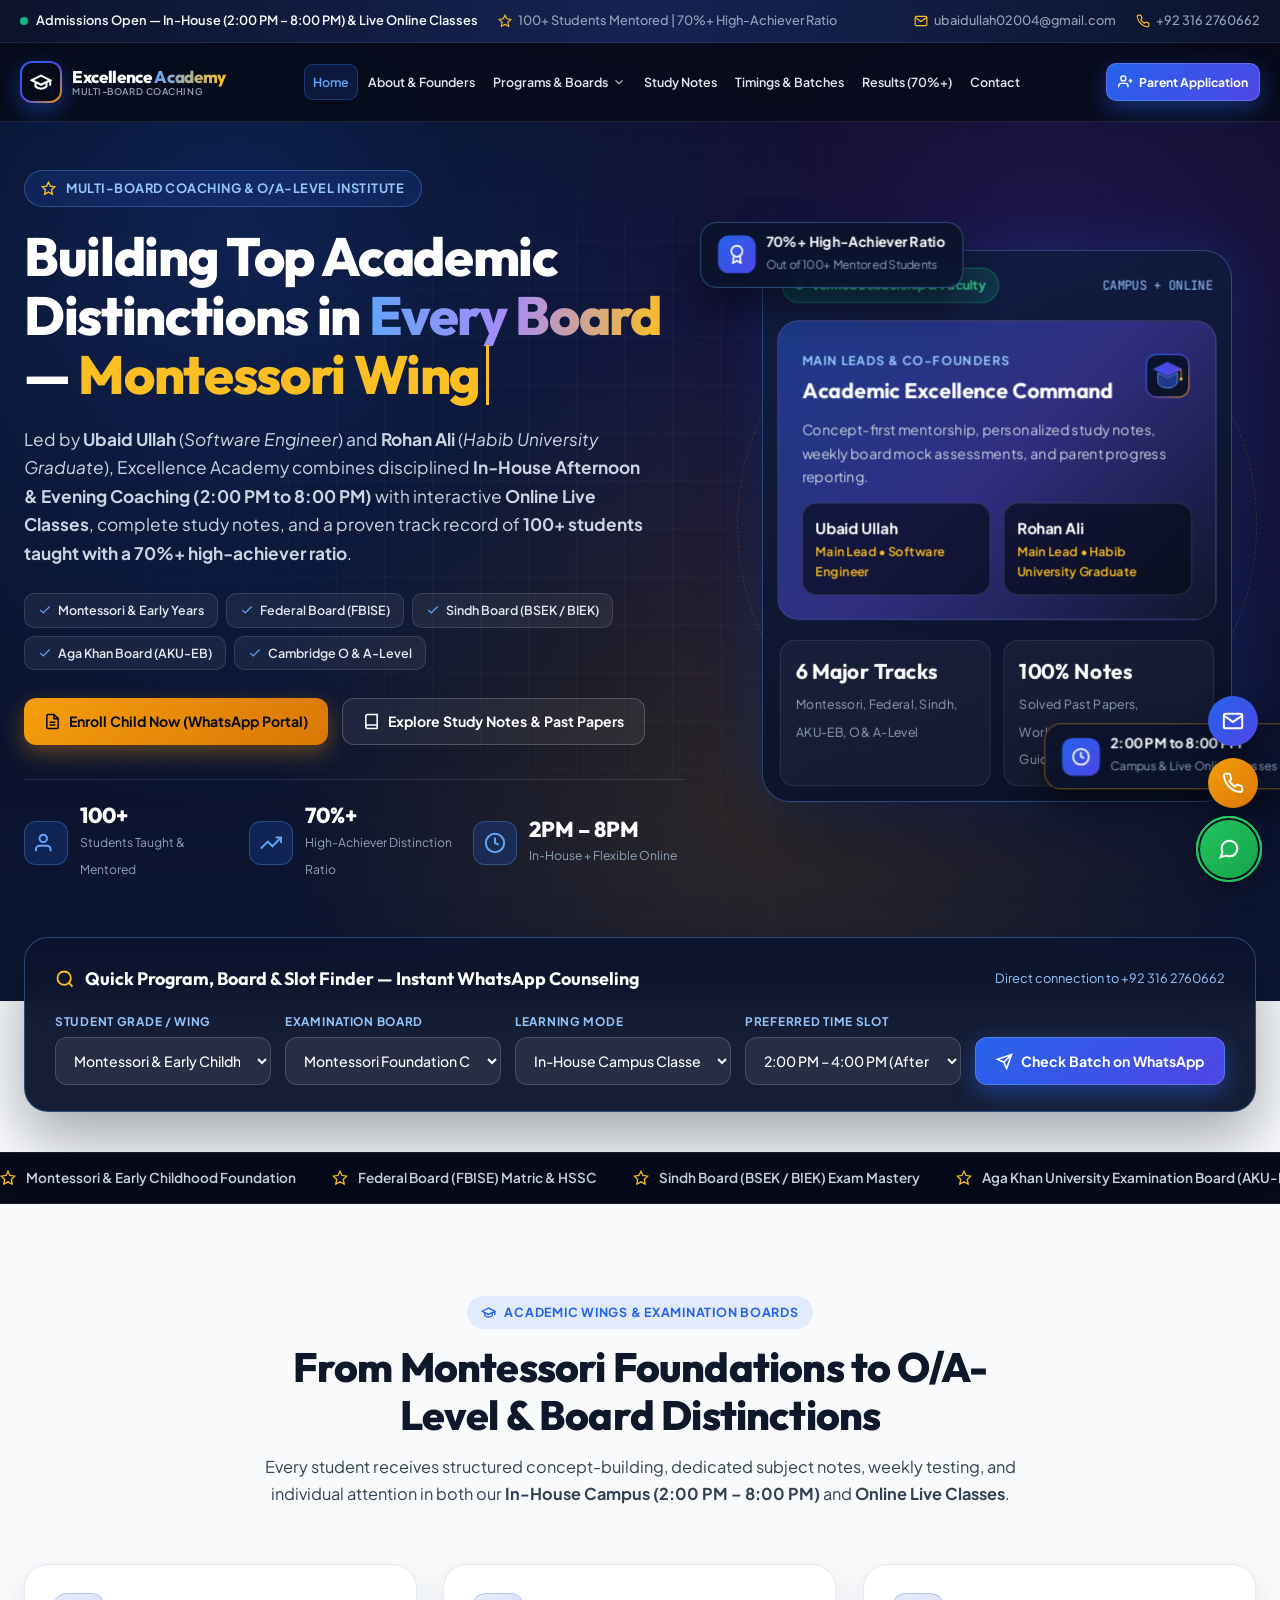
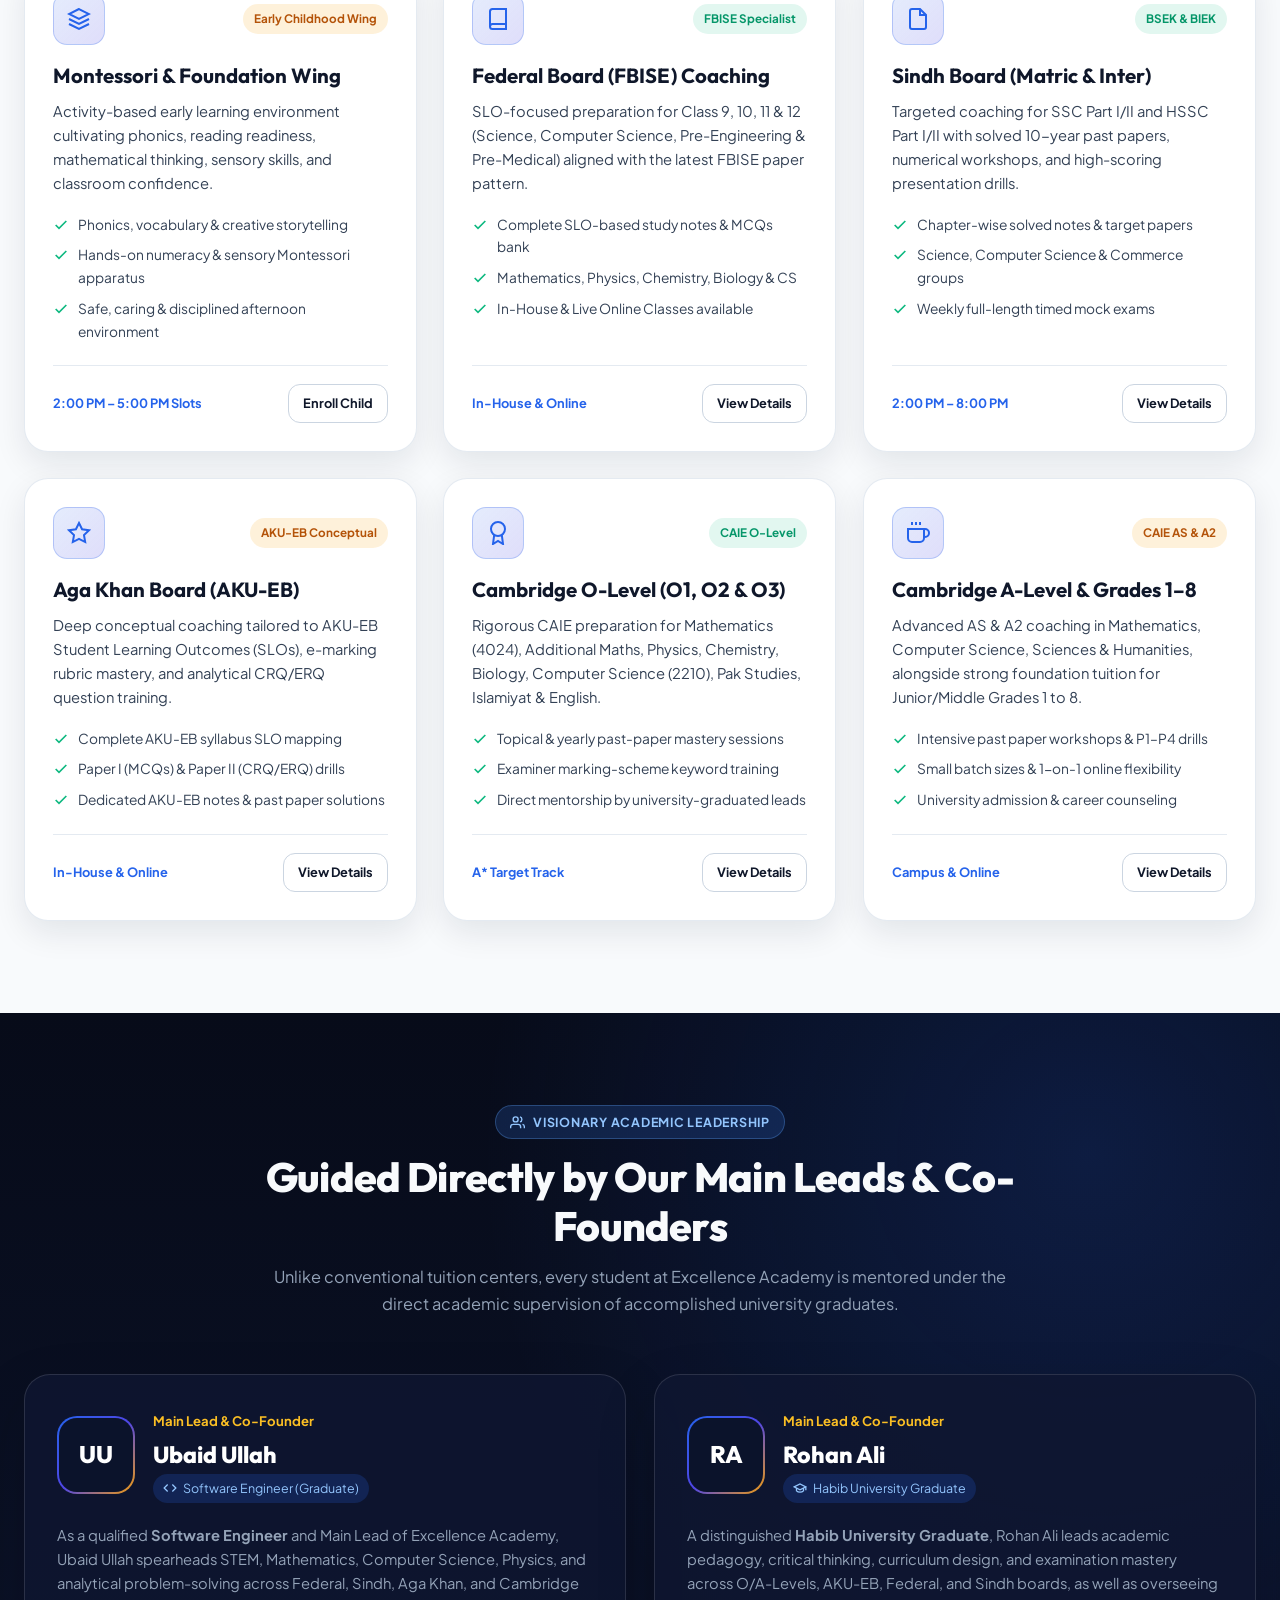
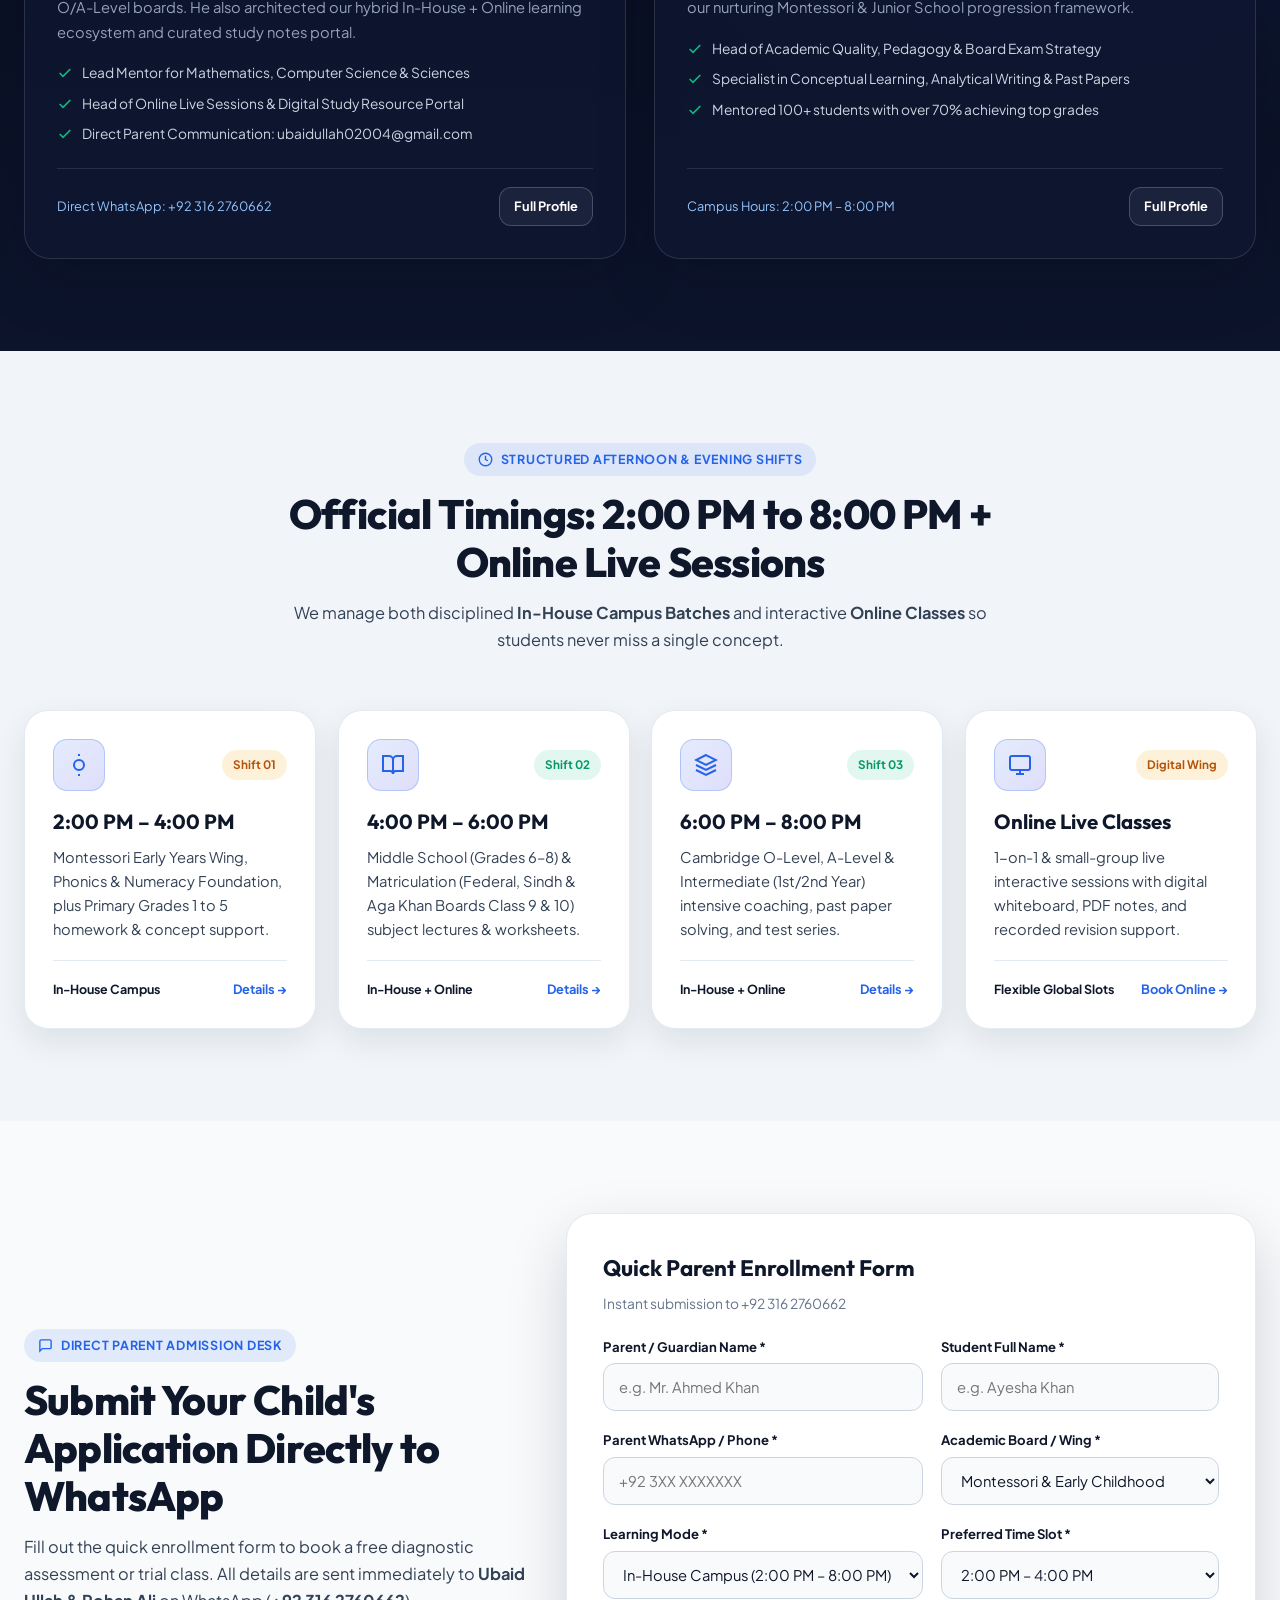
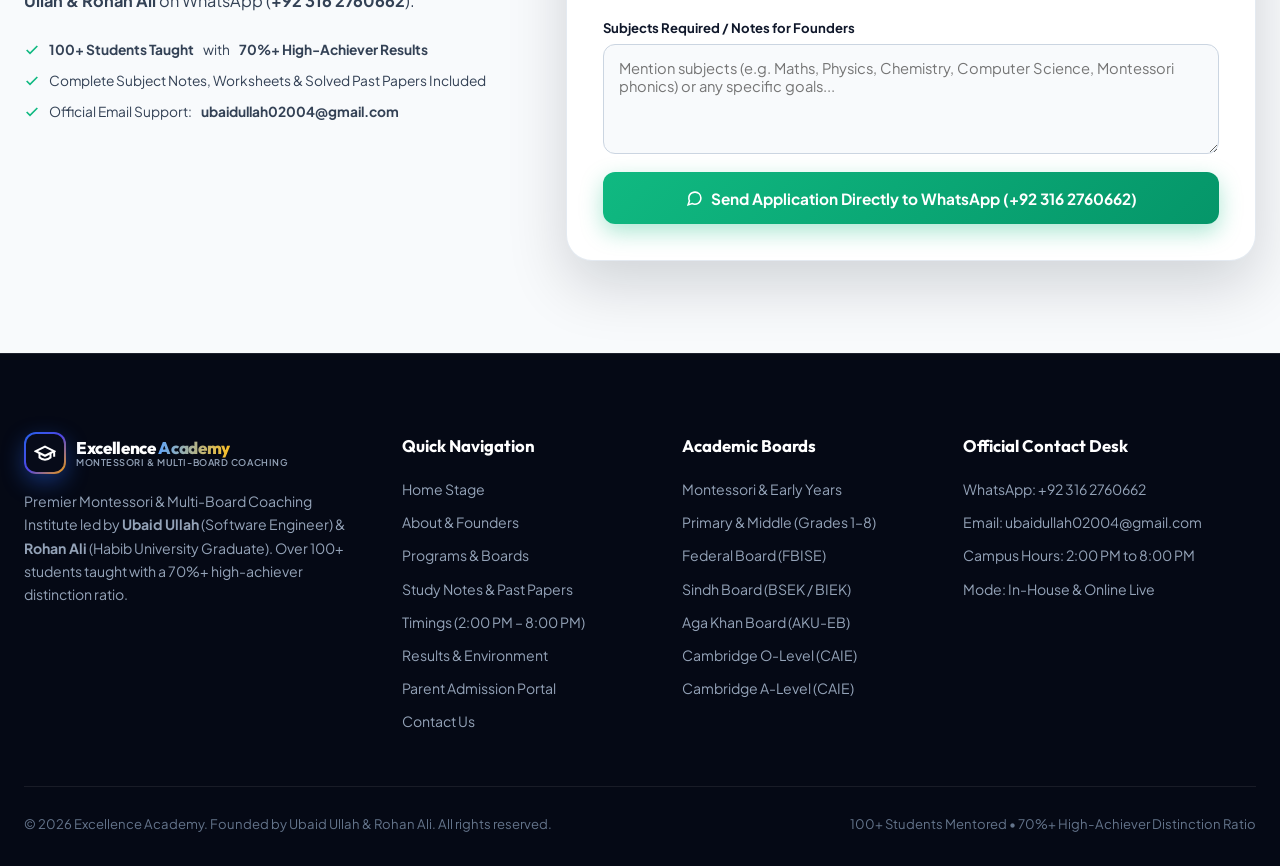
<file: index.html>
<!DOCTYPE html>
<html lang="en">
<head>
  <meta charset="UTF-8" />
  <meta name="viewport" content="width=device-width, initial-scale=1.0" />
  <title>Excellence Academy | Montessori, Multi-Board Coaching & O/A-Level Institute</title>
  <meta name="description" content="Excellence Academy led by Ubaid Ullah (Software Engineer) & Rohan Ali (Habib University Graduate). Montessori, Grades 1-8, Federal, Sindh, Aga Khan, O-Level & A-Level coaching. 100+ students taught with 70%+ top-grade ratio. In-House (2:00 PM - 8:00 PM) & Online classes." />
  <link rel="icon" type="image/svg+xml" href="assets/images/academy-crest.svg" />
  <link rel="stylesheet" href="assets/css/style.css" />
</head>
<body>

  <!-- Top Scroll Progress Bar -->
  <div class="scroll-progress" id="scrollProgress"></div>

  <!-- Left Quick-Access Rail -->
  <aside class="quick-rail" aria-label="Quick Section Navigation">
    <a href="#hero" class="quick-rail-item active">
      <svg viewBox="0 0 24 24" fill="none" stroke="currentColor" stroke-width="2"><path d="M3 9l9-7 9 7v11a2 2 0 0 1-2 2H5a2 2 0 0 1-2-2z"/></svg>
      <span class="quick-rail-tooltip">Top Stage</span>
    </a>
    <a href="#programs" class="quick-rail-item">
      <svg viewBox="0 0 24 24" fill="none" stroke="currentColor" stroke-width="2"><path d="M22 10v6M2 10l10-5 10 5-10 5z"/><path d="M6 12v5c3 3 9 3 12 0v-5"/></svg>
      <span class="quick-rail-tooltip">Boards & Programs</span>
    </a>
    <a href="#founders" class="quick-rail-item">
      <svg viewBox="0 0 24 24" fill="none" stroke="currentColor" stroke-width="2"><path d="M17 21v-2a4 4 0 0 0-4-4H5a4 4 0 0 0-4 4v2"/><circle cx="9" cy="7" r="4"/><path d="M23 21v-2a4 4 0 0 0-3-3.87"/><path d="M16 3.13a4 4 0 0 1 0 7.75"/></svg>
      <span class="quick-rail-tooltip">Founders & Leads</span>
    </a>
    <a href="#timings" class="quick-rail-item">
      <svg viewBox="0 0 24 24" fill="none" stroke="currentColor" stroke-width="2"><circle cx="12" cy="12" r="10"/><polyline points="12 6 12 12 16 14"/></svg>
      <span class="quick-rail-tooltip">2:00 PM - 8:00 PM Slots</span>
    </a>
    <a href="#quick-apply" class="quick-rail-item">
      <svg viewBox="0 0 24 24" fill="none" stroke="currentColor" stroke-width="2"><path d="M14 2H6a2 2 0 0 0-2 2v16a2 2 0 0 0 2 2h12a2 2 0 0 0 2-2V8z"/><polyline points="14 2 14 8 20 8"/></svg>
      <span class="quick-rail-tooltip">Parent Application</span>
    </a>
  </aside>

  <!-- Unified Fixed Header (Topbar + Main Navbar) -->
  <header class="site-header">
    <div class="topbar">
      <div class="container topbar-inner">
        <div class="topbar-left">
          <span class="topbar-badge">
            <span class="status-dot"></span>
            Admissions Open — In-House (2:00 PM – 8:00 PM) &amp; Live Online Classes
          </span>
          <span class="topbar-link">
            <svg viewBox="0 0 24 24" fill="none" stroke="currentColor" stroke-width="2"><path d="M12 2l3.09 6.26L22 9.27l-5 4.87 1.18 6.88L12 17.77l-6.18 3.25L7 14.14 2 9.27l6.91-1.01L12 2z"/></svg>
            100+ Students Mentored | 70%+ High-Achiever Ratio
          </span>
        </div>
        <div class="topbar-right">
          <a href="mailto:ubaidullah02004@gmail.com" class="topbar-link">
            <svg viewBox="0 0 24 24" fill="none" stroke="currentColor" stroke-width="2"><path d="M4 4h16c1.1 0 2 .9 2 2v12c0 1.1-.9 2-2 2H4c-1.1 0-2-.9-2-2V6c0-1.1.9-2 2-2z"/><polyline points="22,6 12,13 2,6"/></svg>
            ubaidullah02004@gmail.com
          </a>
          <a href="https://wa.me/923162760662" target="_blank" rel="noopener" class="topbar-link">
            <svg viewBox="0 0 24 24" fill="none" stroke="currentColor" stroke-width="2"><path d="M22 16.92v3a2 2 0 0 1-2.18 2 19.79 19.79 0 0 1-8.63-3.07 19.5 19.5 0 0 1-6-6 19.79 19.79 0 0 1-3.07-8.67A2 2 0 0 1 4.11 2h3a2 2 0 0 1 2 1.72 12.84 12.84 0 0 0 .7 2.81 2 2 0 0 1-.45 2.11L8.09 9.91a16 16 0 0 0 6 6l1.27-1.27a2 2 0 0 1 2.11-.45 12.84 12.84 0 0 0 2.81.7A2 2 0 0 1 22 16.92z"/></svg>
            +92 316 2760662
          </a>
        </div>
      </div>
    </div>

    <div class="navbar">
      <div class="container navbar-inner">
        <!-- Brand Left -->
        <a href="index.html" class="brand">
          <div class="brand-mark">
            <div class="brand-mark-inner">
              <svg viewBox="0 0 24 24" fill="none" stroke="currentColor" stroke-width="2.2">
                <path d="M22 10v6M2 10l10-5 10 5-10 5z"/>
                <path d="M6 12v5c3 3 9 3 12 0v-5"/>
              </svg>
            </div>
          </div>
          <div class="brand-text">
            <span class="brand-title">Excellence <span>Academy</span></span>
            <span class="brand-subtitle">Multi-Board Coaching</span>
          </div>
        </a>

        <!-- Nav Center -->
        <nav class="nav-center" aria-label="Main Navigation">
          <div class="nav-item">
            <a href="index.html" class="nav-link active">Home</a>
          </div>
          <div class="nav-item">
            <a href="about.html" class="nav-link">About &amp; Founders</a>
          </div>
          <div class="nav-item">
            <a href="programs.html" class="nav-link">
              Programs &amp; Boards
              <svg class="chevron" viewBox="0 0 24 24" fill="none" stroke="currentColor" stroke-width="2"><polyline points="6 9 12 15 18 9"/></svg>
            </a>
            <div class="nav-dropdown">
              <a href="programs.html#montessori" class="dropdown-link">
                <div class="dropdown-icon"><svg viewBox="0 0 24 24" fill="none" stroke="currentColor" stroke-width="2"><path d="M12 2L2 7l10 5 10-5-10-5z"/><path d="M2 17l10 5 10-5"/></svg></div>
                <div class="dropdown-info">
                  <strong>Montessori &amp; Grades 1–8</strong>
                  <span>Early Childhood &amp; Junior School Wing</span>
                </div>
              </a>
              <a href="programs.html#matric-boards" class="dropdown-link">
                <div class="dropdown-icon"><svg viewBox="0 0 24 24" fill="none" stroke="currentColor" stroke-width="2"><path d="M4 19.5A2.5 2.5 0 0 1 6.5 17H20"/><path d="M6.5 2H20v20H6.5A2.5 2.5 0 0 1 4 19.5v-15A2.5 2.5 0 0 1 6.5 2z"/></svg></div>
                <div class="dropdown-info">
                  <strong>Federal, Sindh &amp; Aga Khan Boards</strong>
                  <span>FBISE, BSEK/BIEK &amp; AKU-EB Coaching</span>
                </div>
              </a>
              <a href="programs.html#cambridge" class="dropdown-link">
                <div class="dropdown-icon"><svg viewBox="0 0 24 24" fill="none" stroke="currentColor" stroke-width="2"><circle cx="12" cy="8" r="7"/><polyline points="8.21 13.89 7 23 12 20 17 23 15.79 13.88"/></svg></div>
                <div class="dropdown-info">
                  <strong>Cambridge O-Level &amp; A-Level</strong>
                  <span>CAIE Subject Specialists &amp; Past Papers</span>
                </div>
              </a>
            </div>
          </div>
          <div class="nav-item">
            <a href="notes.html" class="nav-link">Study Notes</a>
          </div>
          <div class="nav-item">
            <a href="schedule.html" class="nav-link">Timings &amp; Batches</a>
          </div>
          <div class="nav-item">
            <a href="results.html" class="nav-link">Results (70%+)</a>
          </div>
          <div class="nav-item">
            <a href="contact.html" class="nav-link">Contact</a>
          </div>
        </nav>

        <!-- Actions Right -->
        <div class="nav-actions">
          <a href="admissions.html" class="btn btn-primary">
            <svg viewBox="0 0 24 24" fill="none" stroke="currentColor" stroke-width="2.2"><path d="M16 21v-2a4 4 0 0 0-4-4H5a4 4 0 0 0-4 4v2"/><circle cx="8.5" cy="7" r="4"/><line x1="20" y1="8" x2="20" y2="14"/><line x1="23" y1="11" x2="17" y2="11"/></svg>
            Parent Application
          </a>
          <button class="mobile-toggle" aria-label="Toggle Menu" aria-expanded="false">
            <svg viewBox="0 0 24 24" fill="none" stroke="currentColor" stroke-width="2.2"><line x1="3" y1="12" x2="21" y2="12"/><line x1="3" y1="6" x2="21" y2="6"/><line x1="3" y1="18" x2="21" y2="18"/></svg>
          </button>
        </div>
      </div>
    </div>
  </header>

  <!-- 3D Hero Stage -->
  <section class="hero-section" id="hero">
    <div class="hero-grid-overlay"></div>
    <div class="container hero-inner">
      <!-- Left Content -->
      <div class="hero-copy">
        <div class="eyebrow-pill">
          <svg viewBox="0 0 24 24" fill="none" stroke="currentColor" stroke-width="2.2"><polygon points="12 2 15.09 8.26 22 9.27 17 14.14 18.18 21.02 12 17.77 5.82 21.02 7 14.14 2 9.27 8.91 8.26 12 2"/></svg>
          Multi-Board Coaching &amp; O/A-Level Institute
        </div>

        <h1 class="hero-title">
          Building Top Academic Distinctions in
          <span class="gradient-text">Every Board</span> —
          <span class="typewriter-wrap" data-typewriter="Montessori Wing|Federal Board|Sindh Board|Aga Khan Board|Cambridge O-Level|Cambridge A-Level">Cambridge O-Level</span>
        </h1>

        <p class="hero-lead">
          Led by <strong>Ubaid Ullah</strong> (<em>Software Engineer</em>) and <strong>Rohan Ali</strong> (<em>Habib University Graduate</em>), Excellence Academy combines disciplined <strong>In-House Afternoon &amp; Evening Coaching (2:00 PM to 8:00 PM)</strong> with interactive <strong>Online Live Classes</strong>, complete study notes, and a proven track record of <strong>100+ students taught with a 70%+ high-achiever ratio</strong>.
        </p>

        <div class="hero-boards-strip">
          <span class="board-pill">
            <svg viewBox="0 0 24 24" fill="none" stroke="currentColor" stroke-width="2"><polyline points="20 6 9 17 4 12"/></svg>
            Montessori &amp; Early Years
          </span>
          <span class="board-pill">
            <svg viewBox="0 0 24 24" fill="none" stroke="currentColor" stroke-width="2"><polyline points="20 6 9 17 4 12"/></svg>
            Federal Board (FBISE)
          </span>
          <span class="board-pill">
            <svg viewBox="0 0 24 24" fill="none" stroke="currentColor" stroke-width="2"><polyline points="20 6 9 17 4 12"/></svg>
            Sindh Board (BSEK / BIEK)
          </span>
          <span class="board-pill">
            <svg viewBox="0 0 24 24" fill="none" stroke="currentColor" stroke-width="2"><polyline points="20 6 9 17 4 12"/></svg>
            Aga Khan Board (AKU-EB)
          </span>
          <span class="board-pill">
            <svg viewBox="0 0 24 24" fill="none" stroke="currentColor" stroke-width="2"><polyline points="20 6 9 17 4 12"/></svg>
            Cambridge O &amp; A-Level
          </span>
        </div>

        <div class="hero-cta-group">
          <a href="admissions.html" class="btn btn-gold">
            <svg viewBox="0 0 24 24" fill="none" stroke="currentColor" stroke-width="2.2"><path d="M14 2H6a2 2 0 0 0-2 2v16a2 2 0 0 0 2 2h12a2 2 0 0 0 2-2V8z"/><polyline points="14 2 14 8 20 8"/><line x1="16" y1="13" x2="8" y2="13"/><line x1="16" y1="17" x2="8" y2="17"/></svg>
            Enroll Child Now (WhatsApp Portal)
          </a>
          <a href="notes.html" class="btn btn-outline-light">
            <svg viewBox="0 0 24 24" fill="none" stroke="currentColor" stroke-width="2.2"><path d="M4 19.5A2.5 2.5 0 0 1 6.5 17H20"/><path d="M6.5 2H20v20H6.5A2.5 2.5 0 0 1 4 19.5v-15A2.5 2.5 0 0 1 6.5 2z"/></svg>
            Explore Study Notes &amp; Past Papers
          </a>
        </div>

        <div class="hero-trust-row">
          <div class="trust-metric">
            <div class="trust-metric-icon">
              <svg viewBox="0 0 24 24" fill="none" stroke="currentColor" stroke-width="2.2"><path d="M17 21v-2a4 4 0 0 0-4-4H5a4 4 0 0 0-4 4v2"/><circle cx="9" cy="7" r="4"/></svg>
            </div>
            <div class="trust-metric-text">
              <strong data-count="100" data-suffix="+">100+</strong>
              <span>Students Taught &amp; Mentored</span>
            </div>
          </div>
          <div class="trust-metric">
            <div class="trust-metric-icon">
              <svg viewBox="0 0 24 24" fill="none" stroke="currentColor" stroke-width="2.2"><polyline points="23 6 13.5 15.5 8.5 10.5 1 18"/><polyline points="17 6 23 6 23 12"/></svg>
            </div>
            <div class="trust-metric-text">
              <strong data-count="70" data-suffix="%+">70%+</strong>
              <span>High-Achiever Distinction Ratio</span>
            </div>
          </div>
          <div class="trust-metric">
            <div class="trust-metric-icon">
              <svg viewBox="0 0 24 24" fill="none" stroke="currentColor" stroke-width="2.2"><circle cx="12" cy="12" r="10"/><polyline points="12 6 12 12 16 14"/></svg>
            </div>
            <div class="trust-metric-text">
              <strong>2PM – 8PM</strong>
              <span>In-House + Flexible Online</span>
            </div>
          </div>
        </div>
      </div>

      <!-- Right 3D Interactive Academic Stage -->
      <div class="hero-3d-stage">
        <div class="orbit-ring orbit-ring-1"></div>
        <div class="orbit-ring orbit-ring-2"></div>

        <!-- Floating 3D Depth Chip 1 -->
        <div class="depth-chip depth-chip-1">
          <div class="depth-chip-icon">
            <svg viewBox="0 0 24 24" fill="none" stroke="currentColor" stroke-width="2.2"><circle cx="12" cy="8" r="7"/><polyline points="8.21 13.89 7 23 12 20 17 23 15.79 13.88"/></svg>
          </div>
          <div class="depth-chip-text">
            <strong>70%+ High-Achiever Ratio</strong>
            <span>Out of 100+ Mentored Students</span>
          </div>
        </div>

        <!-- Floating 3D Depth Chip 2 -->
        <div class="depth-chip depth-chip-2">
          <div class="depth-chip-icon">
            <svg viewBox="0 0 24 24" fill="none" stroke="currentColor" stroke-width="2.2"><circle cx="12" cy="12" r="10"/><polyline points="12 6 12 12 16 14"/></svg>
          </div>
          <div class="depth-chip-text">
            <strong>2:00 PM to 8:00 PM</strong>
            <span>Campus &amp; Live Online Classes</span>
          </div>
        </div>

        <!-- Central 3D Card -->
        <div class="hero-3d-card">
          <div class="hero-3d-header">
            <span class="hero-3d-badge">
              <span class="status-dot"></span>
              Verified Leadership &amp; Faculty
            </span>
            <span style="font-size:0.76rem; color:#93C5FD; font-family:var(--font-mono);">CAMPUS + ONLINE</span>
          </div>

          <div class="hero-3d-visual-box">
            <div style="display:flex; align-items:center; justify-content:space-between; margin-bottom:10px;">
              <div>
                <span style="font-size:0.72rem; text-transform:uppercase; letter-spacing:0.08em; color:#93C5FD; font-weight:700;">Main Leads &amp; Co-Founders</span>
                <h3 style="font-family:var(--font-display); font-size:1.25rem; color:#fff;">Academic Excellence Command</h3>
              </div>
              <img src="assets/images/academy-crest.svg" alt="Excellence Academy Crest" style="width:46px; height:46px;" />
            </div>
            <p style="font-size:0.82rem; color:#CBD5E1;">
              Concept-first mentorship, personalized study notes, weekly board mock assessments, and parent progress reporting.
            </p>

            <div class="hero-founders-mini">
              <div class="founder-mini-card">
                <strong>Ubaid Ullah</strong>
                <span>Main Lead • Software Engineer</span>
              </div>
              <div class="founder-mini-card">
                <strong>Rohan Ali</strong>
                <span>Main Lead • Habib University Graduate</span>
              </div>
            </div>
          </div>

          <div class="hero-3d-stats-grid">
            <div class="hero-3d-stat">
              <strong>6 Major Tracks</strong>
              <span>Montessori, Federal, Sindh, AKU-EB, O &amp; A-Level</span>
            </div>
            <div class="hero-3d-stat">
              <strong>100% Notes</strong>
              <span>Solved Past Papers, Worksheets &amp; Formula Guides</span>
            </div>
          </div>
        </div>
      </div>
    </div>
  </section>

  <!-- Overlapping Quick Board & Grade Finder Bar -->
  <div class="container quick-finder-wrap">
    <div class="quick-finder-card">
      <div class="quick-finder-header">
        <div class="quick-finder-title">
          <svg viewBox="0 0 24 24" fill="none" stroke="currentColor" stroke-width="2.2"><circle cx="11" cy="11" r="8"/><line x1="21" y1="21" x2="16.65" y2="16.65"/></svg>
          Quick Program, Board &amp; Slot Finder — Instant WhatsApp Counseling
        </div>
        <span style="font-size:0.8rem; color:#93C5FD;">Direct connection to +92 316 2760662</span>
      </div>
      <form id="quickFinderForm" class="quick-finder-grid">
        <div class="finder-field">
          <label for="finderLevel">Student Grade / Wing</label>
          <select id="finderLevel" name="level" class="finder-select">
            <option value="Montessori & Early Years">Montessori &amp; Early Childhood Wing</option>
            <option value="Junior & Middle (Grades 1 to 8)">Primary &amp; Middle School (Grades 1–8)</option>
            <option value="Matriculation (Class 9 & 10)">Matriculation (Class 9 &amp; 10)</option>
            <option value="Intermediate (Class 11 & 12)">Intermediate / FSc / ICom (Class 11 &amp; 12)</option>
            <option value="Cambridge O-Level (O1 / O2 / O3)">Cambridge O-Level (CAIE)</option>
            <option value="Cambridge A-Level (AS / A2)">Cambridge A-Level (CAIE)</option>
          </select>
        </div>
        <div class="finder-field">
          <label for="finderBoard">Examination Board</label>
          <select id="finderBoard" name="board" class="finder-select">
            <option value="Montessori Activity Curriculum">Montessori Foundation Curriculum</option>
            <option value="Federal Board (FBISE)">Federal Board (FBISE)</option>
            <option value="Sindh Board (BSEK / BIEK)">Sindh Board (BSEK / BIEK)</option>
            <option value="Aga Khan Board (AKU-EB)">Aga Khan Board (AKU-EB)</option>
            <option value="Cambridge International (CAIE O-Level)">Cambridge O-Level (CAIE)</option>
            <option value="Cambridge International (CAIE A-Level)">Cambridge A-Level (CAIE)</option>
          </select>
        </div>
        <div class="finder-field">
          <label for="finderMode">Learning Mode</label>
          <select id="finderMode" name="mode" class="finder-select">
            <option value="In-House Campus Classes">In-House Campus Classes</option>
            <option value="Online Live Interactive Classes">Online Live Classes (1-on-1 / Group)</option>
            <option value="Hybrid (Campus + Online Support)">Hybrid (Campus + Online Support)</option>
          </select>
        </div>
        <div class="finder-field">
          <label for="finderSlot">Preferred Time Slot</label>
          <select id="finderSlot" name="slot" class="finder-select">
            <option value="2:00 PM – 4:00 PM (Afternoon Shift)">2:00 PM – 4:00 PM (Afternoon Shift)</option>
            <option value="4:00 PM – 6:00 PM (Prime Shift)">4:00 PM – 6:00 PM (Prime Shift)</option>
            <option value="6:00 PM – 8:00 PM (Evening Shift)">6:00 PM – 8:00 PM (Evening Shift)</option>
            <option value="Flexible Online Slot">Flexible Online Slot</option>
          </select>
        </div>
        <button type="submit" class="btn btn-primary" style="height:48px;">
          <svg viewBox="0 0 24 24" fill="none" stroke="currentColor" stroke-width="2.2"><line x1="22" y1="2" x2="11" y2="13"/><polygon points="22 2 15 22 11 13 2 9 22 2"/></svg>
          Check Batch on WhatsApp
        </button>
      </form>
    </div>
  </div>

  <!-- Infinite Marquee Strip -->
  <div class="marquee-strip">
    <div class="marquee-track">
      <span class="marquee-item"><svg viewBox="0 0 24 24" fill="none" stroke="currentColor" stroke-width="2"><polygon points="12 2 15.09 8.26 22 9.27 17 14.14 18.18 21.02 12 17.77 5.82 21.02 7 14.14 2 9.27 8.91 8.26 12 2"/></svg> Montessori &amp; Early Childhood Foundation</span>
      <span class="marquee-item"><svg viewBox="0 0 24 24" fill="none" stroke="currentColor" stroke-width="2"><polygon points="12 2 15.09 8.26 22 9.27 17 14.14 18.18 21.02 12 17.77 5.82 21.02 7 14.14 2 9.27 8.91 8.26 12 2"/></svg> Federal Board (FBISE) Matric &amp; HSSC</span>
      <span class="marquee-item"><svg viewBox="0 0 24 24" fill="none" stroke="currentColor" stroke-width="2"><polygon points="12 2 15.09 8.26 22 9.27 17 14.14 18.18 21.02 12 17.77 5.82 21.02 7 14.14 2 9.27 8.91 8.26 12 2"/></svg> Sindh Board (BSEK / BIEK) Exam Mastery</span>
      <span class="marquee-item"><svg viewBox="0 0 24 24" fill="none" stroke="currentColor" stroke-width="2"><polygon points="12 2 15.09 8.26 22 9.27 17 14.14 18.18 21.02 12 17.77 5.82 21.02 7 14.14 2 9.27 8.91 8.26 12 2"/></svg> Aga Khan University Examination Board (AKU-EB) SLO Prep</span>
      <span class="marquee-item"><svg viewBox="0 0 24 24" fill="none" stroke="currentColor" stroke-width="2"><polygon points="12 2 15.09 8.26 22 9.27 17 14.14 18.18 21.02 12 17.77 5.82 21.02 7 14.14 2 9.27 8.91 8.26 12 2"/></svg> Cambridge O-Level &amp; A-Level Specialist Faculty</span>
      <span class="marquee-item"><svg viewBox="0 0 24 24" fill="none" stroke="currentColor" stroke-width="2"><polygon points="12 2 15.09 8.26 22 9.27 17 14.14 18.18 21.02 12 17.77 5.82 21.02 7 14.14 2 9.27 8.91 8.26 12 2"/></svg> 100+ Students Mentored | 70%+ High-Achiever Ratio</span>
      <span class="marquee-item"><svg viewBox="0 0 24 24" fill="none" stroke="currentColor" stroke-width="2"><polygon points="12 2 15.09 8.26 22 9.27 17 14.14 18.18 21.02 12 17.77 5.82 21.02 7 14.14 2 9.27 8.91 8.26 12 2"/></svg> Montessori &amp; Early Childhood Foundation</span>
      <span class="marquee-item"><svg viewBox="0 0 24 24" fill="none" stroke="currentColor" stroke-width="2"><polygon points="12 2 15.09 8.26 22 9.27 17 14.14 18.18 21.02 12 17.77 5.82 21.02 7 14.14 2 9.27 8.91 8.26 12 2"/></svg> Federal Board (FBISE) Matric &amp; HSSC</span>
      <span class="marquee-item"><svg viewBox="0 0 24 24" fill="none" stroke="currentColor" stroke-width="2"><polygon points="12 2 15.09 8.26 22 9.27 17 14.14 18.18 21.02 12 17.77 5.82 21.02 7 14.14 2 9.27 8.91 8.26 12 2"/></svg> Sindh Board (BSEK / BIEK) Exam Mastery</span>
      <span class="marquee-item"><svg viewBox="0 0 24 24" fill="none" stroke="currentColor" stroke-width="2"><polygon points="12 2 15.09 8.26 22 9.27 17 14.14 18.18 21.02 12 17.77 5.82 21.02 7 14.14 2 9.27 8.91 8.26 12 2"/></svg> Aga Khan University Examination Board (AKU-EB) SLO Prep</span>
    </div>
  </div>

  <!-- Academic Programs & Boards Section -->
  <section class="section" id="programs">
    <div class="container">
      <div class="section-header">
        <span class="section-tag">
          <svg viewBox="0 0 24 24" fill="none" stroke="currentColor" stroke-width="2.2"><path d="M22 10v6M2 10l10-5 10 5-10 5z"/><path d="M6 12v5c3 3 9 3 12 0v-5"/></svg>
          Academic Wings &amp; Examination Boards
        </span>
        <h2 class="section-title">From Montessori Foundations to O/A-Level &amp; Board Distinctions</h2>
        <p class="section-subtitle">
          Every student receives structured concept-building, dedicated subject notes, weekly testing, and individual attention in both our <strong>In-House Campus (2:00 PM – 8:00 PM)</strong> and <strong>Online Live Classes</strong>.
        </p>
      </div>

      <div class="grid-3">
        <!-- Card 1: Montessori -->
        <article class="card-3d">
          <div class="card-top">
            <div class="icon-badge">
              <svg viewBox="0 0 24 24" fill="none" stroke="currentColor" stroke-width="2"><path d="M12 2L2 7l10 5 10-5-10-5z"/><path d="M2 17l10 5 10-5"/><path d="M2 12l10 5 10-5"/></svg>
            </div>
            <span class="badge-tag gold">Early Childhood Wing</span>
          </div>
          <h3 class="card-title">Montessori &amp; Foundation Wing</h3>
          <p class="card-desc">
            Activity-based early learning environment cultivating phonics, reading readiness, mathematical thinking, sensory skills, and classroom confidence.
          </p>
          <ul class="feature-list">
            <li><svg viewBox="0 0 24 24" fill="none" stroke="currentColor" stroke-width="2.5"><polyline points="20 6 9 17 4 12"/></svg> Phonics, vocabulary &amp; creative storytelling</li>
            <li><svg viewBox="0 0 24 24" fill="none" stroke="currentColor" stroke-width="2.5"><polyline points="20 6 9 17 4 12"/></svg> Hands-on numeracy &amp; sensory Montessori apparatus</li>
            <li><svg viewBox="0 0 24 24" fill="none" stroke="currentColor" stroke-width="2.5"><polyline points="20 6 9 17 4 12"/></svg> Safe, caring &amp; disciplined afternoon environment</li>
          </ul>
          <div class="card-footer">
            <span style="font-size:0.8rem; font-weight:700; color:var(--primary);">2:00 PM – 5:00 PM Slots</span>
            <a href="admissions.html" class="btn btn-outline-dark" style="padding:8px 14px; font-size:0.8rem;">Enroll Child</a>
          </div>
        </article>

        <!-- Card 2: Federal Board -->
        <article class="card-3d">
          <div class="card-top">
            <div class="icon-badge">
              <svg viewBox="0 0 24 24" fill="none" stroke="currentColor" stroke-width="2"><path d="M4 19.5A2.5 2.5 0 0 1 6.5 17H20"/><path d="M6.5 2H20v20H6.5A2.5 2.5 0 0 1 4 19.5v-15A2.5 2.5 0 0 1 6.5 2z"/></svg>
            </div>
            <span class="badge-tag">FBISE Specialist</span>
          </div>
          <h3 class="card-title">Federal Board (FBISE) Coaching</h3>
          <p class="card-desc">
            SLO-focused preparation for Class 9, 10, 11 &amp; 12 (Science, Computer Science, Pre-Engineering &amp; Pre-Medical) aligned with the latest FBISE paper pattern.
          </p>
          <ul class="feature-list">
            <li><svg viewBox="0 0 24 24" fill="none" stroke="currentColor" stroke-width="2.5"><polyline points="20 6 9 17 4 12"/></svg> Complete SLO-based study notes &amp; MCQs bank</li>
            <li><svg viewBox="0 0 24 24" fill="none" stroke="currentColor" stroke-width="2.5"><polyline points="20 6 9 17 4 12"/></svg> Mathematics, Physics, Chemistry, Biology &amp; CS</li>
            <li><svg viewBox="0 0 24 24" fill="none" stroke="currentColor" stroke-width="2.5"><polyline points="20 6 9 17 4 12"/></svg> In-House &amp; Live Online Classes available</li>
          </ul>
          <div class="card-footer">
            <span style="font-size:0.8rem; font-weight:700; color:var(--primary);">In-House &amp; Online</span>
            <a href="programs.html#matric-boards" class="btn btn-outline-dark" style="padding:8px 14px; font-size:0.8rem;">View Details</a>
          </div>
        </article>

        <!-- Card 3: Sindh Board -->
        <article class="card-3d">
          <div class="card-top">
            <div class="icon-badge">
              <svg viewBox="0 0 24 24" fill="none" stroke="currentColor" stroke-width="2"><path d="M14 2H6a2 2 0 0 0-2 2v16a2 2 0 0 0 2 2h12a2 2 0 0 0 2-2V8z"/><polyline points="14 2 14 8 20 8"/></svg>
            </div>
            <span class="badge-tag">BSEK &amp; BIEK</span>
          </div>
          <h3 class="card-title">Sindh Board (Matric &amp; Inter)</h3>
          <p class="card-desc">
            Targeted coaching for SSC Part I/II and HSSC Part I/II with solved 10-year past papers, numerical workshops, and high-scoring presentation drills.
          </p>
          <ul class="feature-list">
            <li><svg viewBox="0 0 24 24" fill="none" stroke="currentColor" stroke-width="2.5"><polyline points="20 6 9 17 4 12"/></svg> Chapter-wise solved notes &amp; target papers</li>
            <li><svg viewBox="0 0 24 24" fill="none" stroke="currentColor" stroke-width="2.5"><polyline points="20 6 9 17 4 12"/></svg> Science, Computer Science &amp; Commerce groups</li>
            <li><svg viewBox="0 0 24 24" fill="none" stroke="currentColor" stroke-width="2.5"><polyline points="20 6 9 17 4 12"/></svg> Weekly full-length timed mock exams</li>
          </ul>
          <div class="card-footer">
            <span style="font-size:0.8rem; font-weight:700; color:var(--primary);">2:00 PM – 8:00 PM</span>
            <a href="programs.html#matric-boards" class="btn btn-outline-dark" style="padding:8px 14px; font-size:0.8rem;">View Details</a>
          </div>
        </article>

        <!-- Card 4: Aga Khan Board -->
        <article class="card-3d">
          <div class="card-top">
            <div class="icon-badge">
              <svg viewBox="0 0 24 24" fill="none" stroke="currentColor" stroke-width="2"><polygon points="12 2 15.09 8.26 22 9.27 17 14.14 18.18 21.02 12 17.77 5.82 21.02 7 14.14 2 9.27 8.91 8.26 12 2"/></svg>
            </div>
            <span class="badge-tag gold">AKU-EB Conceptual</span>
          </div>
          <h3 class="card-title">Aga Khan Board (AKU-EB)</h3>
          <p class="card-desc">
            Deep conceptual coaching tailored to AKU-EB Student Learning Outcomes (SLOs), e-marking rubric mastery, and analytical CRQ/ERQ question training.
          </p>
          <ul class="feature-list">
            <li><svg viewBox="0 0 24 24" fill="none" stroke="currentColor" stroke-width="2.5"><polyline points="20 6 9 17 4 12"/></svg> Complete AKU-EB syllabus SLO mapping</li>
            <li><svg viewBox="0 0 24 24" fill="none" stroke="currentColor" stroke-width="2.5"><polyline points="20 6 9 17 4 12"/></svg> Paper I (MCQs) &amp; Paper II (CRQ/ERQ) drills</li>
            <li><svg viewBox="0 0 24 24" fill="none" stroke="currentColor" stroke-width="2.5"><polyline points="20 6 9 17 4 12"/></svg> Dedicated AKU-EB notes &amp; past paper solutions</li>
          </ul>
          <div class="card-footer">
            <span style="font-size:0.8rem; font-weight:700; color:var(--primary);">In-House &amp; Online</span>
            <a href="programs.html#matric-boards" class="btn btn-outline-dark" style="padding:8px 14px; font-size:0.8rem;">View Details</a>
          </div>
        </article>

        <!-- Card 5: Cambridge O-Level -->
        <article class="card-3d">
          <div class="card-top">
            <div class="icon-badge">
              <svg viewBox="0 0 24 24" fill="none" stroke="currentColor" stroke-width="2"><circle cx="12" cy="8" r="7"/><polyline points="8.21 13.89 7 23 12 20 17 23 15.79 13.88"/></svg>
            </div>
            <span class="badge-tag">CAIE O-Level</span>
          </div>
          <h3 class="card-title">Cambridge O-Level (O1, O2 &amp; O3)</h3>
          <p class="card-desc">
            Rigorous CAIE preparation for Mathematics (4024), Additional Maths, Physics, Chemistry, Biology, Computer Science (2210), Pak Studies, Islamiyat &amp; English.
          </p>
          <ul class="feature-list">
            <li><svg viewBox="0 0 24 24" fill="none" stroke="currentColor" stroke-width="2.5"><polyline points="20 6 9 17 4 12"/></svg> Topical &amp; yearly past-paper mastery sessions</li>
            <li><svg viewBox="0 0 24 24" fill="none" stroke="currentColor" stroke-width="2.5"><polyline points="20 6 9 17 4 12"/></svg> Examiner marking-scheme keyword training</li>
            <li><svg viewBox="0 0 24 24" fill="none" stroke="currentColor" stroke-width="2.5"><polyline points="20 6 9 17 4 12"/></svg> Direct mentorship by university-graduated leads</li>
          </ul>
          <div class="card-footer">
            <span style="font-size:0.8rem; font-weight:700; color:var(--primary);">A* Target Track</span>
            <a href="programs.html#cambridge" class="btn btn-outline-dark" style="padding:8px 14px; font-size:0.8rem;">View Details</a>
          </div>
        </article>

        <!-- Card 6: Cambridge A-Level -->
        <article class="card-3d">
          <div class="card-top">
            <div class="icon-badge">
              <svg viewBox="0 0 24 24" fill="none" stroke="currentColor" stroke-width="2"><path d="M18 8h1a4 4 0 0 1 0 8h-1"/><path d="M2 8h16v9a4 4 0 0 1-4 4H6a4 4 0 0 1-4-4V8z"/><line x1="6" y1="1" x2="6" y2="4"/><line x1="10" y1="1" x2="10" y2="4"/><line x1="14" y1="1" x2="14" y2="4"/></svg>
            </div>
            <span class="badge-tag gold">CAIE AS &amp; A2</span>
          </div>
          <h3 class="card-title">Cambridge A-Level &amp; Grades 1–8</h3>
          <p class="card-desc">
            Advanced AS &amp; A2 coaching in Mathematics, Computer Science, Sciences &amp; Humanities, alongside strong foundation tuition for Junior/Middle Grades 1 to 8.
          </p>
          <ul class="feature-list">
            <li><svg viewBox="0 0 24 24" fill="none" stroke="currentColor" stroke-width="2.5"><polyline points="20 6 9 17 4 12"/></svg> Intensive past paper workshops &amp; P1–P4 drills</li>
            <li><svg viewBox="0 0 24 24" fill="none" stroke="currentColor" stroke-width="2.5"><polyline points="20 6 9 17 4 12"/></svg> Small batch sizes &amp; 1-on-1 online flexibility</li>
            <li><svg viewBox="0 0 24 24" fill="none" stroke="currentColor" stroke-width="2.5"><polyline points="20 6 9 17 4 12"/></svg> University admission &amp; career counseling</li>
          </ul>
          <div class="card-footer">
            <span style="font-size:0.8rem; font-weight:700; color:var(--primary);">Campus &amp; Online</span>
            <a href="programs.html#cambridge" class="btn btn-outline-dark" style="padding:8px 14px; font-size:0.8rem;">View Details</a>
          </div>
        </article>
      </div>
    </div>
  </section>

  <!-- Founders & Leadership Section (Ubaid Ullah & Rohan Ali) -->
  <section class="section section-dark" id="founders">
    <div class="container">
      <div class="section-header">
        <span class="section-tag">
          <svg viewBox="0 0 24 24" fill="none" stroke="currentColor" stroke-width="2.2"><path d="M17 21v-2a4 4 0 0 0-4-4H5a4 4 0 0 0-4 4v2"/><circle cx="9" cy="7" r="4"/><path d="M23 21v-2a4 4 0 0 0-3-3.87"/><path d="M16 3.13a4 4 0 0 1 0 7.75"/></svg>
          Visionary Academic Leadership
        </span>
        <h2 class="section-title">Guided Directly by Our Main Leads &amp; Co-Founders</h2>
        <p class="section-subtitle">
          Unlike conventional tuition centers, every student at Excellence Academy is mentored under the direct academic supervision of accomplished university graduates.
        </p>
      </div>

      <div class="grid-2">
        <!-- Ubaid Ullah -->
        <article class="founder-card card-3d">
          <div class="founder-header">
            <div class="founder-avatar">
              <div class="founder-avatar-inner">UU</div>
            </div>
            <div class="founder-meta">
              <span class="founder-role">Main Lead &amp; Co-Founder</span>
              <h3>Ubaid Ullah</h3>
              <span class="founder-cred">
                <svg viewBox="0 0 24 24" fill="none" stroke="currentColor" stroke-width="2.2" style="width:14px;height:14px;"><polyline points="16 18 22 12 16 6"/><polyline points="8 6 2 12 8 18"/></svg>
                Software Engineer (Graduate)
              </span>
            </div>
          </div>
          <p class="card-desc">
            As a qualified <strong>Software Engineer</strong> and Main Lead of Excellence Academy, Ubaid Ullah spearheads STEM, Mathematics, Computer Science, Physics, and analytical problem-solving across Federal, Sindh, Aga Khan, and Cambridge O/A-Level boards. He also architected our hybrid In-House + Online learning ecosystem and curated study notes portal.
          </p>
          <ul class="feature-list">
            <li><svg viewBox="0 0 24 24" fill="none" stroke="currentColor" stroke-width="2.5"><polyline points="20 6 9 17 4 12"/></svg> Lead Mentor for Mathematics, Computer Science &amp; Sciences</li>
            <li><svg viewBox="0 0 24 24" fill="none" stroke="currentColor" stroke-width="2.5"><polyline points="20 6 9 17 4 12"/></svg> Head of Online Live Sessions &amp; Digital Study Resource Portal</li>
            <li><svg viewBox="0 0 24 24" fill="none" stroke="currentColor" stroke-width="2.5"><polyline points="20 6 9 17 4 12"/></svg> Direct Parent Communication: ubaidullah02004@gmail.com</li>
          </ul>
          <div class="card-footer">
            <span style="font-size:0.8rem; color:#93C5FD;">Direct WhatsApp: +92 316 2760662</span>
            <a href="about.html" class="btn btn-outline-light" style="padding:8px 14px; font-size:0.8rem;">Full Profile</a>
          </div>
        </article>

        <!-- Rohan Ali -->
        <article class="founder-card card-3d">
          <div class="founder-header">
            <div class="founder-avatar">
              <div class="founder-avatar-inner">RA</div>
            </div>
            <div class="founder-meta">
              <span class="founder-role">Main Lead &amp; Co-Founder</span>
              <h3>Rohan Ali</h3>
              <span class="founder-cred">
                <svg viewBox="0 0 24 24" fill="none" stroke="currentColor" stroke-width="2.2" style="width:14px;height:14px;"><path d="M22 10v6M2 10l10-5 10 5-10 5z"/><path d="M6 12v5c3 3 9 3 12 0v-5"/></svg>
                Habib University Graduate
              </span>
            </div>
          </div>
          <p class="card-desc">
            A distinguished <strong>Habib University Graduate</strong>, Rohan Ali leads academic pedagogy, critical thinking, curriculum design, and examination mastery across O/A-Levels, AKU-EB, Federal, and Sindh boards, as well as overseeing our nurturing Montessori &amp; Junior School progression framework.
          </p>
          <ul class="feature-list">
            <li><svg viewBox="0 0 24 24" fill="none" stroke="currentColor" stroke-width="2.5"><polyline points="20 6 9 17 4 12"/></svg> Head of Academic Quality, Pedagogy &amp; Board Exam Strategy</li>
            <li><svg viewBox="0 0 24 24" fill="none" stroke="currentColor" stroke-width="2.5"><polyline points="20 6 9 17 4 12"/></svg> Specialist in Conceptual Learning, Analytical Writing &amp; Past Papers</li>
            <li><svg viewBox="0 0 24 24" fill="none" stroke="currentColor" stroke-width="2.5"><polyline points="20 6 9 17 4 12"/></svg> Mentored 100+ students with over 70% achieving top grades</li>
          </ul>
          <div class="card-footer">
            <span style="font-size:0.8rem; color:#93C5FD;">Campus Hours: 2:00 PM – 8:00 PM</span>
            <a href="about.html" class="btn btn-outline-light" style="padding:8px 14px; font-size:0.8rem;">Full Profile</a>
          </div>
        </article>
      </div>
    </div>
  </section>

  <!-- Timings & Hybrid Mode Overview (2:00 PM - 8:00 PM + Online) -->
  <section class="section section-ivory" id="timings">
    <div class="container">
      <div class="section-header">
        <span class="section-tag">
          <svg viewBox="0 0 24 24" fill="none" stroke="currentColor" stroke-width="2.2"><circle cx="12" cy="12" r="10"/><polyline points="12 6 12 12 16 14"/></svg>
          Structured Afternoon &amp; Evening Shifts
        </span>
        <h2 class="section-title">Official Timings: 2:00 PM to 8:00 PM + Online Live Sessions</h2>
        <p class="section-subtitle">
          We manage both disciplined <strong>In-House Campus Batches</strong> and interactive <strong>Online Classes</strong> so students never miss a single concept.
        </p>
      </div>

      <div class="grid-4">
        <div class="card-3d">
          <div class="card-top">
            <div class="icon-badge"><svg viewBox="0 0 24 24" fill="none" stroke="currentColor" stroke-width="2"><circle cx="12" cy="12" r="5"/><line x1="12" y1="1" x2="12" y2="3"/><line x1="12" y1="21" x2="12" y2="23"/></svg></div>
            <span class="badge-tag gold">Shift 01</span>
          </div>
          <h3 class="card-title">2:00 PM – 4:00 PM</h3>
          <p class="card-desc">Montessori Early Years Wing, Phonics &amp; Numeracy Foundation, plus Primary Grades 1 to 5 homework &amp; concept support.</p>
          <div class="card-footer">
            <span style="font-size:0.78rem; font-weight:700;">In-House Campus</span>
            <a href="schedule.html" style="font-size:0.8rem; font-weight:700; color:var(--primary);">Details &rarr;</a>
          </div>
        </div>

        <div class="card-3d">
          <div class="card-top">
            <div class="icon-badge"><svg viewBox="0 0 24 24" fill="none" stroke="currentColor" stroke-width="2"><path d="M2 3h6a4 4 0 0 1 4 4v14a3 3 0 0 0-3-3H2z"/><path d="M22 3h-6a4 4 0 0 0-4 4v14a3 3 0 0 1 3-3h7z"/></svg></div>
            <span class="badge-tag">Shift 02</span>
          </div>
          <h3 class="card-title">4:00 PM – 6:00 PM</h3>
          <p class="card-desc">Middle School (Grades 6–8) &amp; Matriculation (Federal, Sindh &amp; Aga Khan Boards Class 9 &amp; 10) subject lectures &amp; worksheets.</p>
          <div class="card-footer">
            <span style="font-size:0.78rem; font-weight:700;">In-House + Online</span>
            <a href="schedule.html" style="font-size:0.8rem; font-weight:700; color:var(--primary);">Details &rarr;</a>
          </div>
        </div>

        <div class="card-3d">
          <div class="card-top">
            <div class="icon-badge"><svg viewBox="0 0 24 24" fill="none" stroke="currentColor" stroke-width="2"><polygon points="12 2 2 7 12 12 22 7 12 2"/><polyline points="2 17 12 22 22 17"/><polyline points="2 12 12 17 22 12"/></svg></div>
            <span class="badge-tag">Shift 03</span>
          </div>
          <h3 class="card-title">6:00 PM – 8:00 PM</h3>
          <p class="card-desc">Cambridge O-Level, A-Level &amp; Intermediate (1st/2nd Year) intensive coaching, past paper solving, and test series.</p>
          <div class="card-footer">
            <span style="font-size:0.78rem; font-weight:700;">In-House + Online</span>
            <a href="schedule.html" style="font-size:0.8rem; font-weight:700; color:var(--primary);">Details &rarr;</a>
          </div>
        </div>

        <div class="card-3d">
          <div class="card-top">
            <div class="icon-badge"><svg viewBox="0 0 24 24" fill="none" stroke="currentColor" stroke-width="2"><rect x="2" y="3" width="20" height="14" rx="2" ry="2"/><line x1="8" y1="21" x2="16" y2="21"/><line x1="12" y1="17" x2="12" y2="21"/></svg></div>
            <span class="badge-tag gold">Digital Wing</span>
          </div>
          <h3 class="card-title">Online Live Classes</h3>
          <p class="card-desc">1-on-1 &amp; small-group live interactive sessions with digital whiteboard, PDF notes, and recorded revision support.</p>
          <div class="card-footer">
            <span style="font-size:0.78rem; font-weight:700;">Flexible Global Slots</span>
            <a href="admissions.html" style="font-size:0.8rem; font-weight:700; color:var(--primary);">Book Online &rarr;</a>
          </div>
        </div>
      </div>
    </div>
  </section>

  <!-- Quick Parent Application & Trial Class Booking Form -->
  <section class="section" id="quick-apply">
    <div class="container">
      <div class="grid-2" style="align-items:center;">
        <div>
          <span class="section-tag">
            <svg viewBox="0 0 24 24" fill="none" stroke="currentColor" stroke-width="2.2"><path d="M21 15a2 2 0 0 1-2 2H7l-4 4V5a2 2 0 0 1 2-2h14a2 2 0 0 1 2 2z"/></svg>
            Direct Parent Admission Desk
          </span>
          <h2 class="section-title">Submit Your Child's Application Directly to WhatsApp</h2>
          <p class="section-subtitle" style="margin-bottom:24px;">
            Fill out the quick enrollment form to book a free diagnostic assessment or trial class. All details are sent immediately to <strong>Ubaid Ullah &amp; Rohan Ali</strong> on WhatsApp (<strong>+92 316 2760662</strong>).
          </p>

          <ul class="feature-list">
            <li><svg viewBox="0 0 24 24" fill="none" stroke="currentColor" stroke-width="2.5"><polyline points="20 6 9 17 4 12"/></svg> <strong>100+ Students Taught</strong> with <strong>70%+ High-Achiever Results</strong></li>
            <li><svg viewBox="0 0 24 24" fill="none" stroke="currentColor" stroke-width="2.5"><polyline points="20 6 9 17 4 12"/></svg> Complete Subject Notes, Worksheets &amp; Solved Past Papers Included</li>
            <li><svg viewBox="0 0 24 24" fill="none" stroke="currentColor" stroke-width="2.5"><polyline points="20 6 9 17 4 12"/></svg> Official Email Support: <strong>ubaidullah02004@gmail.com</strong></li>
          </ul>
        </div>

        <div class="form-card">
          <h3 style="font-family:var(--font-display); font-size:1.4rem; margin-bottom:6px;">Quick Parent Enrollment Form</h3>
          <p style="font-size:0.86rem; color:var(--text-muted); margin-bottom:20px;">Instant submission to +92 316 2760662</p>

          <form data-whatsapp-form="Quick Parent Enrollment & Trial Request" class="form-grid">
            <div class="form-group">
              <label class="form-label">Parent / Guardian Name *</label>
              <input type="text" name="ParentName" class="form-control" placeholder="e.g. Mr. Ahmed Khan" required />
            </div>
            <div class="form-group">
              <label class="form-label">Student Full Name *</label>
              <input type="text" name="StudentName" class="form-control" placeholder="e.g. Ayesha Khan" required />
            </div>
            <div class="form-group">
              <label class="form-label">Parent WhatsApp / Phone *</label>
              <input type="tel" name="ParentPhone" class="form-control" placeholder="+92 3XX XXXXXXX" required />
            </div>
            <div class="form-group">
              <label class="form-label">Academic Board / Wing *</label>
              <select name="AcademicBoard" class="form-control" required>
                <option value="Montessori & Early Years">Montessori &amp; Early Childhood</option>
                <option value="Grades 1 to 8 Schooling Support">Grades 1 to 8 Schooling Support</option>
                <option value="Federal Board (FBISE)">Federal Board (FBISE)</option>
                <option value="Sindh Board (BSEK / BIEK)">Sindh Board (BSEK / BIEK)</option>
                <option value="Aga Khan Board (AKU-EB)">Aga Khan Board (AKU-EB)</option>
                <option value="Cambridge O-Level">Cambridge O-Level (CAIE)</option>
                <option value="Cambridge A-Level">Cambridge A-Level (CAIE)</option>
              </select>
            </div>
            <div class="form-group">
              <label class="form-label">Learning Mode *</label>
              <select name="LearningMode" class="form-control" required>
                <option value="In-House Campus (2:00 PM - 8:00 PM)">In-House Campus (2:00 PM – 8:00 PM)</option>
                <option value="Online Live Classes">Online Live Classes</option>
                <option value="Hybrid Mode">Hybrid (Campus + Online)</option>
              </select>
            </div>
            <div class="form-group">
              <label class="form-label">Preferred Time Slot *</label>
              <select name="PreferredSlot" class="form-control" required>
                <option value="2:00 PM - 4:00 PM">2:00 PM – 4:00 PM</option>
                <option value="4:00 PM - 6:00 PM">4:00 PM – 6:00 PM</option>
                <option value="6:00 PM - 8:00 PM">6:00 PM – 8:00 PM</option>
                <option value="Flexible Online Timing">Flexible Online Timing</option>
              </select>
            </div>
            <div class="form-group full">
              <label class="form-label">Subjects Required / Notes for Founders</label>
              <textarea name="SubjectsAndNotes" class="form-control" placeholder="Mention subjects (e.g. Maths, Physics, Chemistry, Computer Science, Montessori phonics) or any specific goals..."></textarea>
            </div>
            <div class="form-group full">
              <button type="submit" class="btn btn-whatsapp" style="width:100%; height:52px; font-size:0.96rem;">
                <svg viewBox="0 0 24 24" fill="none" stroke="currentColor" stroke-width="2.2"><path d="M21 11.5a8.38 8.38 0 0 1-.9 3.8 8.5 8.5 0 0 1-7.6 4.7 8.38 8.38 0 0 1-3.8-.9L3 21l1.9-5.7a8.38 8.38 0 0 1-.9-3.8 8.5 8.5 0 0 1 4.7-7.6 8.38 8.38 0 0 1 3.8-.9h.5a8.48 8.48 0 0 1 8 8v.5z"/></svg>
                Send Application Directly to WhatsApp (+92 316 2760662)
              </button>
            </div>
          </form>
        </div>
      </div>
    </div>
  </section>

  <!-- Unified Footer -->
  <footer class="site-footer">
    <div class="container">
      <div class="footer-grid">
        <div>
          <a href="index.html" class="brand" style="margin-bottom:16px;">
            <div class="brand-mark">
              <div class="brand-mark-inner">
                <svg viewBox="0 0 24 24" fill="none" stroke="currentColor" stroke-width="2.2"><path d="M22 10v6M2 10l10-5 10 5-10 5z"/><path d="M6 12v5c3 3 9 3 12 0v-5"/></svg>
              </div>
            </div>
            <div class="brand-text">
              <span class="brand-title">Excellence <span>Academy</span></span>
              <span class="brand-subtitle">Montessori &amp; Multi-Board Coaching</span>
            </div>
          </a>
          <p style="font-size:0.88rem; color:#94A3B8; margin-bottom:16px;">
            Premier Montessori &amp; Multi-Board Coaching Institute led by <strong>Ubaid Ullah</strong> (Software Engineer) &amp; <strong>Rohan Ali</strong> (Habib University Graduate). Over 100+ students taught with a 70%+ high-achiever distinction ratio.
          </p>
        </div>

        <div>
          <h4 class="footer-title">Quick Navigation</h4>
          <div class="footer-links">
            <a href="index.html">Home Stage</a>
            <a href="about.html">About &amp; Founders</a>
            <a href="programs.html">Programs &amp; Boards</a>
            <a href="notes.html">Study Notes &amp; Past Papers</a>
            <a href="schedule.html">Timings (2:00 PM – 8:00 PM)</a>
            <a href="results.html">Results &amp; Environment</a>
            <a href="admissions.html">Parent Admission Portal</a>
            <a href="contact.html">Contact Us</a>
          </div>
        </div>

        <div>
          <h4 class="footer-title">Academic Boards</h4>
          <div class="footer-links">
            <a href="programs.html#montessori">Montessori &amp; Early Years</a>
            <a href="programs.html#montessori">Primary &amp; Middle (Grades 1–8)</a>
            <a href="programs.html#matric-boards">Federal Board (FBISE)</a>
            <a href="programs.html#matric-boards">Sindh Board (BSEK / BIEK)</a>
            <a href="programs.html#matric-boards">Aga Khan Board (AKU-EB)</a>
            <a href="programs.html#cambridge">Cambridge O-Level (CAIE)</a>
            <a href="programs.html#cambridge">Cambridge A-Level (CAIE)</a>
          </div>
        </div>

        <div>
          <h4 class="footer-title">Official Contact Desk</h4>
          <div class="footer-links">
            <a href="https://wa.me/923162760662" target="_blank" rel="noopener">WhatsApp: +92 316 2760662</a>
            <a href="mailto:ubaidullah02004@gmail.com">Email: ubaidullah02004@gmail.com</a>
            <a href="schedule.html">Campus Hours: 2:00 PM to 8:00 PM</a>
            <a href="admissions.html">Mode: In-House &amp; Online Live</a>
          </div>
        </div>
      </div>

      <div class="footer-bottom">
        <span>&copy; 2026 Excellence Academy. Founded by Ubaid Ullah &amp; Rohan Ali. All rights reserved.</span>
        <span>100+ Students Mentored • 70%+ High-Achiever Distinction Ratio</span>
      </div>
    </div>
  </footer>

  <!-- Multi-Button Floating Action Stack -->
  <div class="fab-stack">
    <a href="#hero" class="fab-btn fab-top" aria-label="Back to Top">
      <svg viewBox="0 0 24 24" fill="none" stroke="currentColor" stroke-width="2.4"><polyline points="18 15 12 9 6 15"/></svg>
      <span class="fab-tooltip">Back to Top</span>
    </a>
    <a href="mailto:ubaidullah02004@gmail.com" class="fab-btn fab-email" aria-label="Send Email">
      <svg viewBox="0 0 24 24" fill="none" stroke="currentColor" stroke-width="2.2"><path d="M4 4h16c1.1 0 2 .9 2 2v12c0 1.1-.9 2-2 2H4c-1.1 0-2-.9-2-2V6c0-1.1.9-2 2-2z"/><polyline points="22,6 12,13 2,6"/></svg>
      <span class="fab-tooltip">Email: ubaidullah02004@gmail.com</span>
    </a>
    <a href="tel:+923162760662" class="fab-btn fab-call" aria-label="Call Now">
      <svg viewBox="0 0 24 24" fill="none" stroke="currentColor" stroke-width="2.2"><path d="M22 16.92v3a2 2 0 0 1-2.18 2 19.79 19.79 0 0 1-8.63-3.07 19.5 19.5 0 0 1-6-6 19.79 19.79 0 0 1-3.07-8.67A2 2 0 0 1 4.11 2h3a2 2 0 0 1 2 1.72 12.84 12.84 0 0 0 .7 2.81 2 2 0 0 1-.45 2.11L8.09 9.91a16 16 0 0 0 6 6l1.27-1.27a2 2 0 0 1 2.11-.45 12.84 12.84 0 0 0 2.81.7A2 2 0 0 1 22 16.92z"/></svg>
      <span class="fab-tooltip">Call: +92 316 2760662</span>
    </a>
    <a href="https://wa.me/923162760662?text=Hello%20Excellence%20Academy%2C%20I%20would%20like%20to%20inquire%20about%20admissions." target="_blank" rel="noopener" class="fab-btn fab-whatsapp" aria-label="Chat on WhatsApp">
      <svg viewBox="0 0 24 24" fill="none" stroke="currentColor" stroke-width="2.2"><path d="M21 11.5a8.38 8.38 0 0 1-.9 3.8 8.5 8.5 0 0 1-7.6 4.7 8.38 8.38 0 0 1-3.8-.9L3 21l1.9-5.7a8.38 8.38 0 0 1-.9-3.8 8.5 8.5 0 0 1 4.7-7.6 8.38 8.38 0 0 1 3.8-.9h.5a8.48 8.48 0 0 1 8 8v.5z"/></svg>
      <span class="fab-tooltip">WhatsApp Instant Chat</span>
    </a>
  </div>

  <script src="assets/js/main.js"></script>
</body>
</html>
</file>
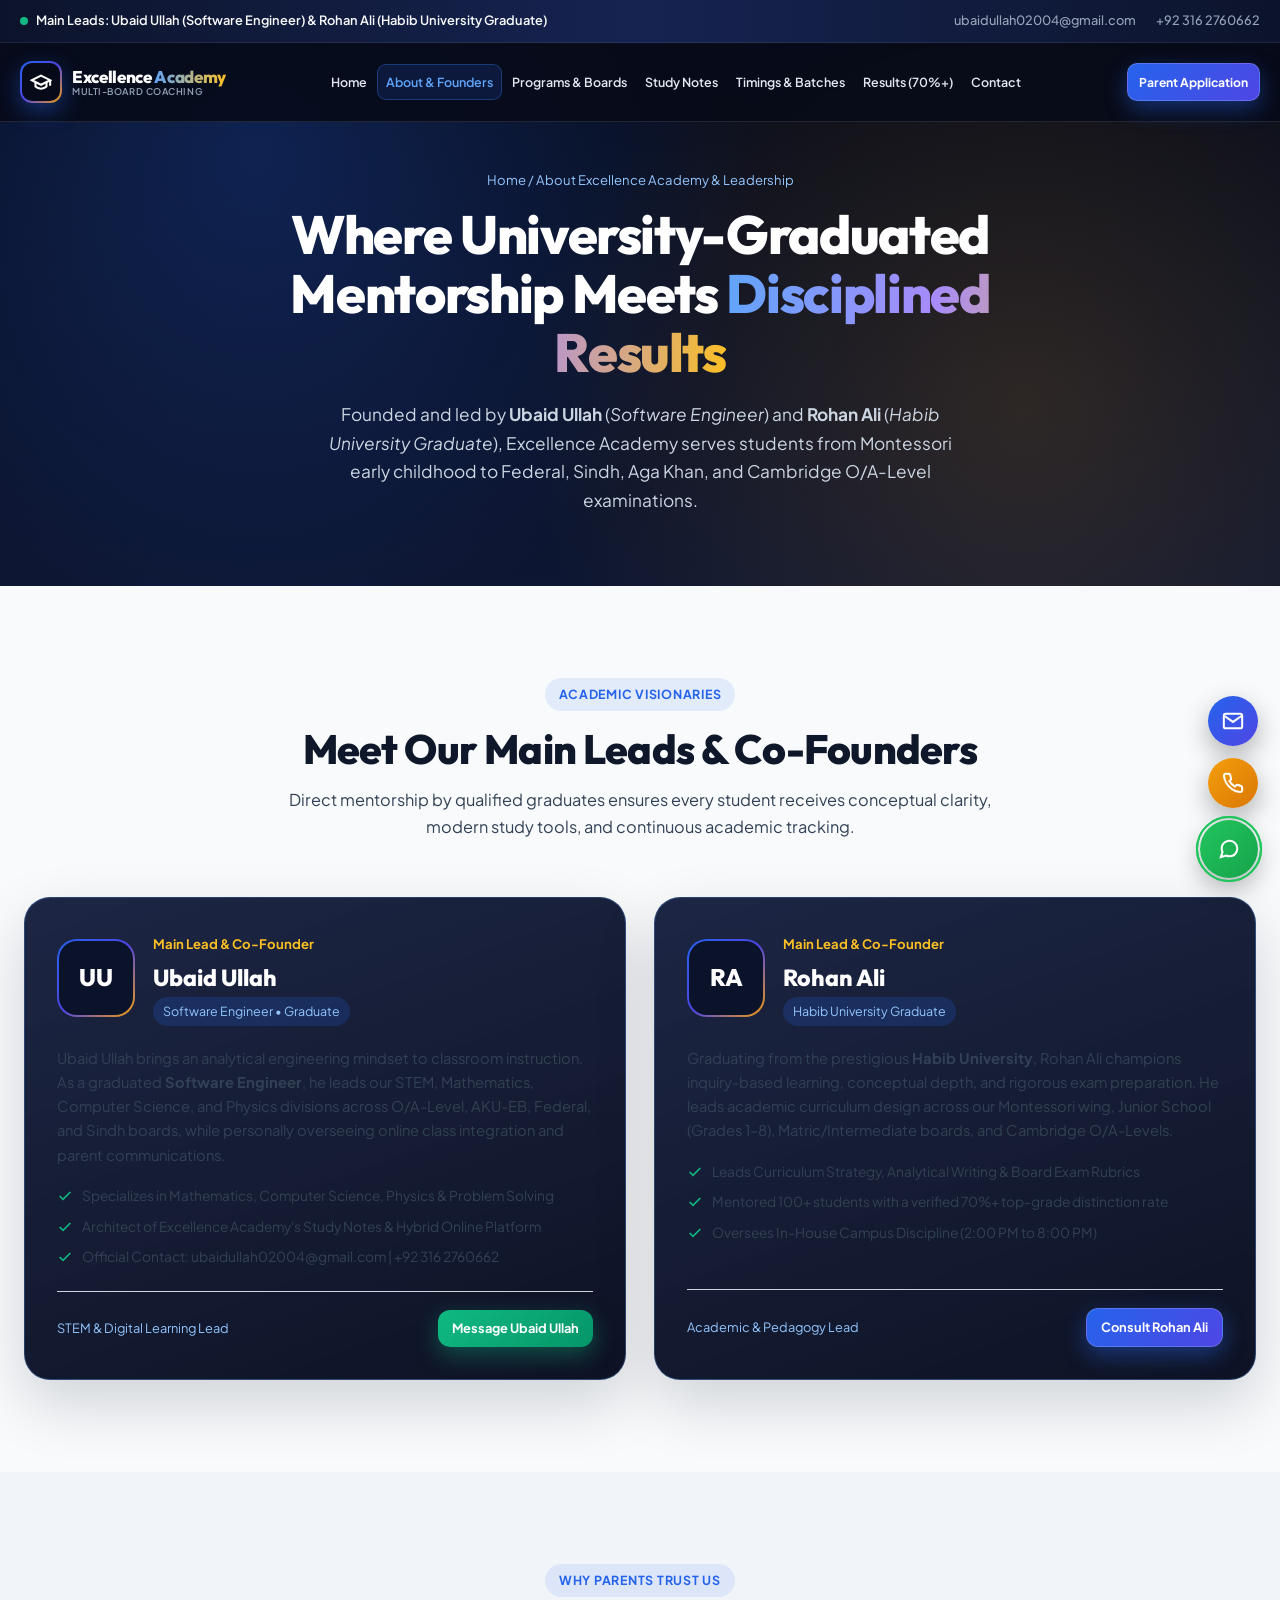
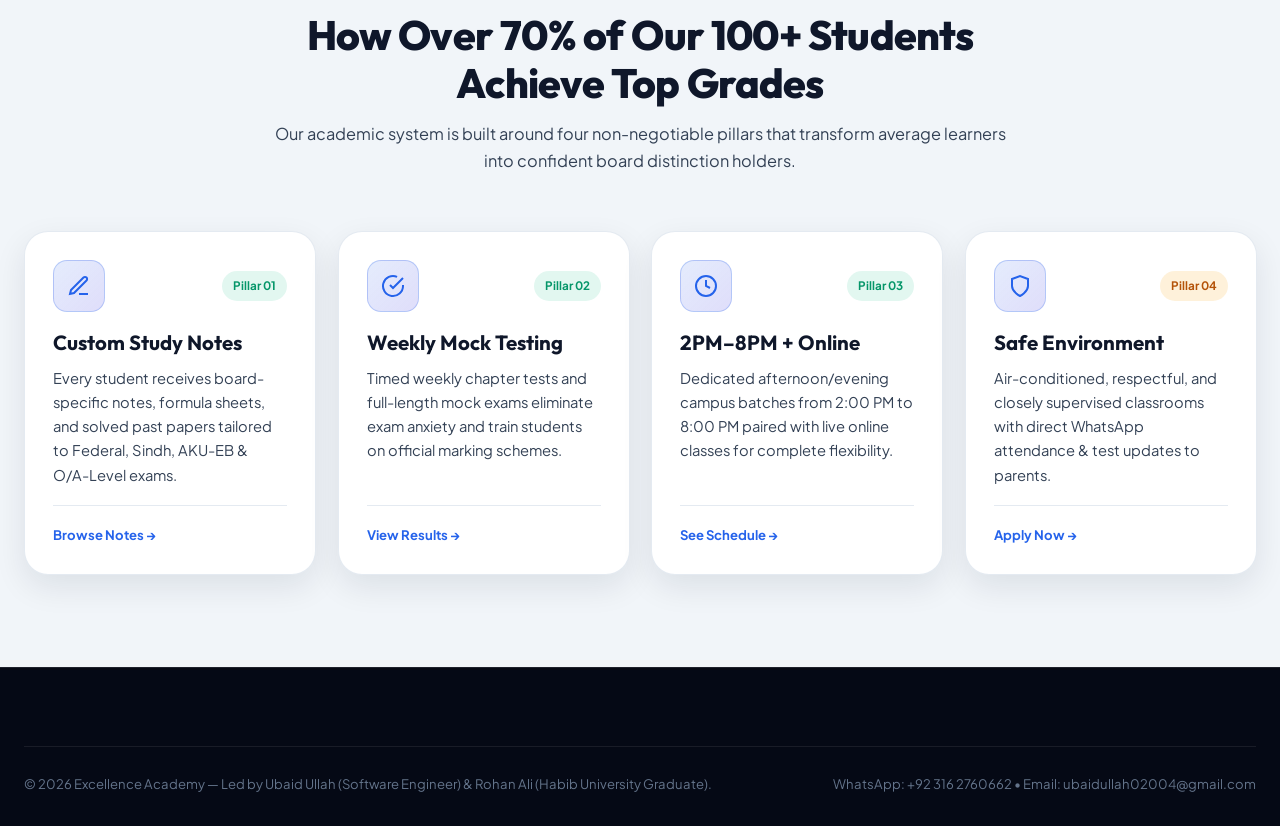
<file: about.html>
<!DOCTYPE html>
<html lang="en">
<head>
  <meta charset="UTF-8" />
  <meta name="viewport" content="width=device-width, initial-scale=1.0" />
  <title>About Us &amp; Founders | Ubaid Ullah &amp; Rohan Ali — Excellence Academy</title>
  <meta name="description" content="Learn about Excellence Academy and its Main Leads: Ubaid Ullah (Software Engineer) and Rohan Ali (Habib University Graduate). Over 100+ students mentored with a 70%+ top-grade distinction ratio." />
  <link rel="icon" type="image/svg+xml" href="assets/images/academy-crest.svg" />
  <link rel="stylesheet" href="assets/css/style.css" />
</head>
<body>

  <div class="scroll-progress" id="scrollProgress"></div>

  <!-- Unified Header -->
  <header class="site-header">
    <div class="topbar">
      <div class="container topbar-inner">
        <div class="topbar-left">
          <span class="topbar-badge">
            <span class="status-dot"></span>
            Main Leads: Ubaid Ullah (Software Engineer) &amp; Rohan Ali (Habib University Graduate)
          </span>
        </div>
        <div class="topbar-right">
          <a href="mailto:ubaidullah02004@gmail.com" class="topbar-link">ubaidullah02004@gmail.com</a>
          <a href="https://wa.me/923162760662" target="_blank" rel="noopener" class="topbar-link">+92 316 2760662</a>
        </div>
      </div>
    </div>

    <div class="navbar">
      <div class="container navbar-inner">
        <a href="index.html" class="brand">
          <div class="brand-mark">
            <div class="brand-mark-inner">
              <svg viewBox="0 0 24 24" fill="none" stroke="currentColor" stroke-width="2.2"><path d="M22 10v6M2 10l10-5 10 5-10 5z"/><path d="M6 12v5c3 3 9 3 12 0v-5"/></svg>
            </div>
          </div>
          <div class="brand-text">
            <span class="brand-title">Excellence <span>Academy</span></span>
            <span class="brand-subtitle">Multi-Board Coaching</span>
          </div>
        </a>

        <nav class="nav-center" aria-label="Main Navigation">
          <div class="nav-item"><a href="index.html" class="nav-link">Home</a></div>
          <div class="nav-item"><a href="about.html" class="nav-link active">About &amp; Founders</a></div>
          <div class="nav-item"><a href="programs.html" class="nav-link">Programs &amp; Boards</a></div>
          <div class="nav-item"><a href="notes.html" class="nav-link">Study Notes</a></div>
          <div class="nav-item"><a href="schedule.html" class="nav-link">Timings &amp; Batches</a></div>
          <div class="nav-item"><a href="results.html" class="nav-link">Results (70%+)</a></div>
          <div class="nav-item"><a href="contact.html" class="nav-link">Contact</a></div>
        </nav>

        <div class="nav-actions">
          <a href="admissions.html" class="btn btn-primary">Parent Application</a>
          <button class="mobile-toggle" aria-label="Toggle Menu" aria-expanded="false">
            <svg viewBox="0 0 24 24" fill="none" stroke="currentColor" stroke-width="2.2"><line x1="3" y1="12" x2="21" y2="12"/><line x1="3" y1="6" x2="21" y2="6"/><line x1="3" y1="18" x2="21" y2="18"/></svg>
          </button>
        </div>
      </div>
    </div>
  </header>

  <!-- Page Hero -->
  <section class="page-hero">
    <div class="container">
      <div class="breadcrumb">Home / About Excellence Academy &amp; Leadership</div>
      <h1 class="hero-title" style="max-width:860px; margin:0 auto 18px;">
        Where University-Graduated Mentorship Meets <span class="gradient-text">Disciplined Results</span>
      </h1>
      <p class="hero-lead" style="margin:0 auto;">
        Founded and led by <strong>Ubaid Ullah</strong> (<em>Software Engineer</em>) and <strong>Rohan Ali</strong> (<em>Habib University Graduate</em>), Excellence Academy serves students from Montessori early childhood to Federal, Sindh, Aga Khan, and Cambridge O/A-Level examinations.
      </p>
    </div>
  </section>

  <!-- Detailed Founders Section -->
  <section class="section">
    <div class="container">
      <div class="section-header">
        <span class="section-tag">Academic Visionaries</span>
        <h2 class="section-title">Meet Our Main Leads &amp; Co-Founders</h2>
        <p class="section-subtitle">
          Direct mentorship by qualified graduates ensures every student receives conceptual clarity, modern study tools, and continuous academic tracking.
        </p>
      </div>

      <div class="grid-2">
        <article class="founder-card card-3d">
          <div class="founder-header">
            <div class="founder-avatar"><div class="founder-avatar-inner">UU</div></div>
            <div class="founder-meta">
              <span class="founder-role">Main Lead &amp; Co-Founder</span>
              <h3>Ubaid Ullah</h3>
              <span class="founder-cred">Software Engineer • Graduate</span>
            </div>
          </div>
          <p class="card-desc">
            Ubaid Ullah brings an analytical engineering mindset to classroom instruction. As a graduated <strong>Software Engineer</strong>, he leads our STEM, Mathematics, Computer Science, and Physics divisions across O/A-Level, AKU-EB, Federal, and Sindh boards, while personally overseeing online class integration and parent communications.
          </p>
          <ul class="feature-list">
            <li><svg viewBox="0 0 24 24" fill="none" stroke="currentColor" stroke-width="2.5"><polyline points="20 6 9 17 4 12"/></svg> Specializes in Mathematics, Computer Science, Physics &amp; Problem Solving</li>
            <li><svg viewBox="0 0 24 24" fill="none" stroke="currentColor" stroke-width="2.5"><polyline points="20 6 9 17 4 12"/></svg> Architect of Excellence Academy's Study Notes &amp; Hybrid Online Platform</li>
            <li><svg viewBox="0 0 24 24" fill="none" stroke="currentColor" stroke-width="2.5"><polyline points="20 6 9 17 4 12"/></svg> Official Contact: ubaidullah02004@gmail.com | +92 316 2760662</li>
          </ul>
          <div class="card-footer">
            <span style="font-size:0.8rem; color:#93C5FD;">STEM &amp; Digital Learning Lead</span>
            <a href="https://wa.me/923162760662?text=Hello%20Sir%20Ubaid%20Ullah%2C%20I%20would%20like%20to%20discuss%20my%20child%27s%20admission." target="_blank" rel="noopener" class="btn btn-whatsapp" style="padding:8px 14px; font-size:0.8rem;">Message Ubaid Ullah</a>
          </div>
        </article>

        <article class="founder-card card-3d">
          <div class="founder-header">
            <div class="founder-avatar"><div class="founder-avatar-inner">RA</div></div>
            <div class="founder-meta">
              <span class="founder-role">Main Lead &amp; Co-Founder</span>
              <h3>Rohan Ali</h3>
              <span class="founder-cred">Habib University Graduate</span>
            </div>
          </div>
          <p class="card-desc">
            Graduating from the prestigious <strong>Habib University</strong>, Rohan Ali champions inquiry-based learning, conceptual depth, and rigorous exam preparation. He leads academic curriculum design across our Montessori wing, Junior School (Grades 1–8), Matric/Intermediate boards, and Cambridge O/A-Levels.
          </p>
          <ul class="feature-list">
            <li><svg viewBox="0 0 24 24" fill="none" stroke="currentColor" stroke-width="2.5"><polyline points="20 6 9 17 4 12"/></svg> Leads Curriculum Strategy, Analytical Writing &amp; Board Exam Rubrics</li>
            <li><svg viewBox="0 0 24 24" fill="none" stroke="currentColor" stroke-width="2.5"><polyline points="20 6 9 17 4 12"/></svg> Mentored 100+ students with a verified 70%+ top-grade distinction rate</li>
            <li><svg viewBox="0 0 24 24" fill="none" stroke="currentColor" stroke-width="2.5"><polyline points="20 6 9 17 4 12"/></svg> Oversees In-House Campus Discipline (2:00 PM to 8:00 PM)</li>
          </ul>
          <div class="card-footer">
            <span style="font-size:0.8rem; color:#93C5FD;">Academic &amp; Pedagogy Lead</span>
            <a href="https://wa.me/923162760662?text=Hello%20Sir%20Rohan%20Ali%2C%20I%20would%20like%20to%20discuss%20my%20child%27s%20academic%20plan." target="_blank" rel="noopener" class="btn btn-primary" style="padding:8px 14px; font-size:0.8rem;">Consult Rohan Ali</a>
          </div>
        </article>
      </div>
    </div>
  </section>

  <!-- 4 Pillars of Our 70%+ Distinction Methodology -->
  <section class="section section-ivory">
    <div class="container">
      <div class="section-header">
        <span class="section-tag">Why Parents Trust Us</span>
        <h2 class="section-title">How Over 70% of Our 100+ Students Achieve Top Grades</h2>
        <p class="section-subtitle">
          Our academic system is built around four non-negotiable pillars that transform average learners into confident board distinction holders.
        </p>
      </div>

      <div class="grid-4">
        <div class="card-3d">
          <div class="card-top">
            <div class="icon-badge"><svg viewBox="0 0 24 24" fill="none" stroke="currentColor" stroke-width="2"><path d="M12 20h9"/><path d="M16.5 3.5a2.121 2.121 0 0 1 3 3L7 19l-4 1 1-4L16.5 3.5z"/></svg></div>
            <span class="badge-tag">Pillar 01</span>
          </div>
          <h3 class="card-title">Custom Study Notes</h3>
          <p class="card-desc">Every student receives board-specific notes, formula sheets, and solved past papers tailored to Federal, Sindh, AKU-EB &amp; O/A-Level exams.</p>
          <div class="card-footer">
            <a href="notes.html" style="font-size:0.82rem; font-weight:700; color:var(--primary);">Browse Notes &rarr;</a>
          </div>
        </div>

        <div class="card-3d">
          <div class="card-top">
            <div class="icon-badge"><svg viewBox="0 0 24 24" fill="none" stroke="currentColor" stroke-width="2"><path d="M22 11.08V12a10 10 0 1 1-5.93-9.14"/><polyline points="22 4 12 14.01 9 11.01"/></svg></div>
            <span class="badge-tag">Pillar 02</span>
          </div>
          <h3 class="card-title">Weekly Mock Testing</h3>
          <p class="card-desc">Timed weekly chapter tests and full-length mock exams eliminate exam anxiety and train students on official marking schemes.</p>
          <div class="card-footer">
            <a href="results.html" style="font-size:0.82rem; font-weight:700; color:var(--primary);">View Results &rarr;</a>
          </div>
        </div>

        <div class="card-3d">
          <div class="card-top">
            <div class="icon-badge"><svg viewBox="0 0 24 24" fill="none" stroke="currentColor" stroke-width="2"><circle cx="12" cy="12" r="10"/><polyline points="12 6 12 12 16 14"/></svg></div>
            <span class="badge-tag">Pillar 03</span>
          </div>
          <h3 class="card-title">2PM–8PM + Online</h3>
          <p class="card-desc">Dedicated afternoon/evening campus batches from 2:00 PM to 8:00 PM paired with live online classes for complete flexibility.</p>
          <div class="card-footer">
            <a href="schedule.html" style="font-size:0.82rem; font-weight:700; color:var(--primary);">See Schedule &rarr;</a>
          </div>
        </div>

        <div class="card-3d">
          <div class="card-top">
            <div class="icon-badge"><svg viewBox="0 0 24 24" fill="none" stroke="currentColor" stroke-width="2"><path d="M12 22s8-4 8-10V5l-8-3-8 3v7c0 6 8 10 8 10z"/></svg></div>
            <span class="badge-tag gold">Pillar 04</span>
          </div>
          <h3 class="card-title">Safe Environment</h3>
          <p class="card-desc">Air-conditioned, respectful, and closely supervised classrooms with direct WhatsApp attendance &amp; test updates to parents.</p>
          <div class="card-footer">
            <a href="admissions.html" style="font-size:0.82rem; font-weight:700; color:var(--primary);">Apply Now &rarr;</a>
          </div>
        </div>
      </div>
    </div>
  </section>

  <!-- Footer -->
  <footer class="site-footer">
    <div class="container">
      <div class="footer-bottom">
        <span>&copy; 2026 Excellence Academy — Led by Ubaid Ullah (Software Engineer) &amp; Rohan Ali (Habib University Graduate).</span>
        <span>WhatsApp: +92 316 2760662 • Email: ubaidullah02004@gmail.com</span>
      </div>
    </div>
  </footer>

  <div class="fab-stack">
    <a href="#" class="fab-btn fab-top" aria-label="Back to Top"><svg viewBox="0 0 24 24" fill="none" stroke="currentColor" stroke-width="2.4"><polyline points="18 15 12 9 6 15"/></svg></a>
    <a href="mailto:ubaidullah02004@gmail.com" class="fab-btn fab-email" aria-label="Email"><svg viewBox="0 0 24 24" fill="none" stroke="currentColor" stroke-width="2.2"><path d="M4 4h16c1.1 0 2 .9 2 2v12c0 1.1-.9 2-2 2H4c-1.1 0-2-.9-2-2V6c0-1.1.9-2 2-2z"/><polyline points="22,6 12,13 2,6"/></svg></a>
    <a href="tel:+923162760662" class="fab-btn fab-call" aria-label="Call"><svg viewBox="0 0 24 24" fill="none" stroke="currentColor" stroke-width="2.2"><path d="M22 16.92v3a2 2 0 0 1-2.18 2 19.79 19.79 0 0 1-8.63-3.07 19.5 19.5 0 0 1-6-6 19.79 19.79 0 0 1-3.07-8.67A2 2 0 0 1 4.11 2h3a2 2 0 0 1 2 1.72 12.84 12.84 0 0 0 .7 2.81 2 2 0 0 1-.45 2.11L8.09 9.91a16 16 0 0 0 6 6l1.27-1.27a2 2 0 0 1 2.11-.45 12.84 12.84 0 0 0 2.81.7A2 2 0 0 1 22 16.92z"/></svg></a>
    <a href="https://wa.me/923162760662" target="_blank" rel="noopener" class="fab-btn fab-whatsapp" aria-label="WhatsApp"><svg viewBox="0 0 24 24" fill="none" stroke="currentColor" stroke-width="2.2"><path d="M21 11.5a8.38 8.38 0 0 1-.9 3.8 8.5 8.5 0 0 1-7.6 4.7 8.38 8.38 0 0 1-3.8-.9L3 21l1.9-5.7a8.38 8.38 0 0 1-.9-3.8 8.5 8.5 0 0 1 4.7-7.6 8.38 8.38 0 0 1 3.8-.9h.5a8.48 8.48 0 0 1 8 8v.5z"/></svg></a>
  </div>

  <script src="assets/js/main.js"></script>
</body>
</html>
</file>
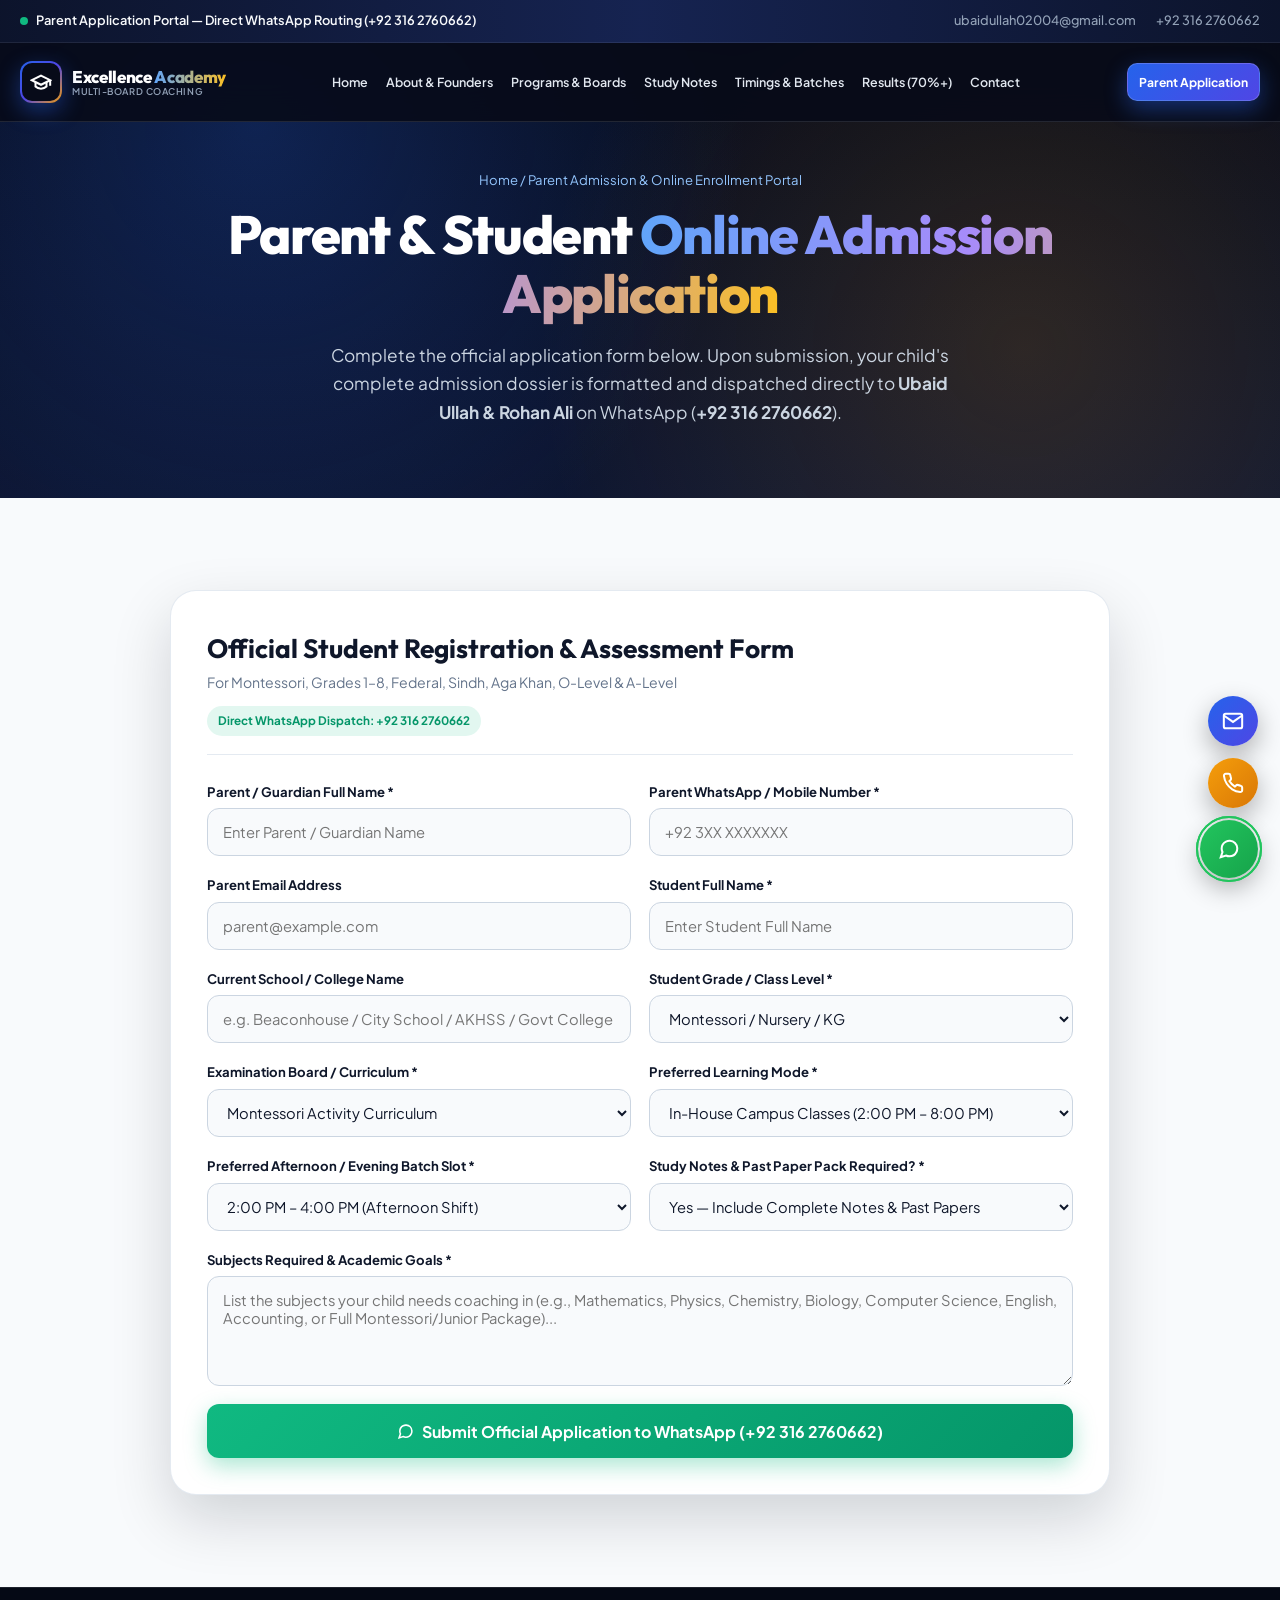
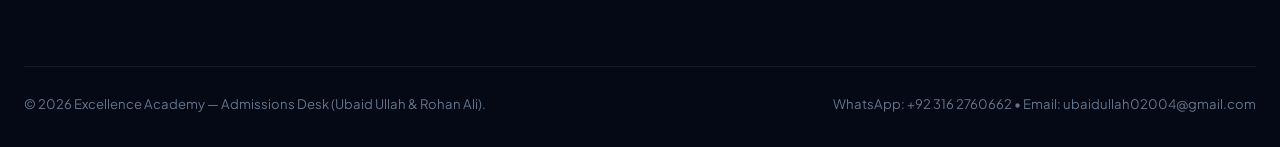
<file: admissions.html>
<!DOCTYPE html>
<html lang="en">
<head>
  <meta charset="UTF-8" />
  <meta name="viewport" content="width=device-width, initial-scale=1.0" />
  <title>Parent Admission &amp; Online Application Portal | Excellence Academy</title>
  <meta name="description" content="Official Parent & Student Online Application Portal for Excellence Academy. Apply for Montessori, Grades 1-8, Federal, Sindh, Aga Khan, O-Level & A-Level (In-House 2:00 PM - 8:00 PM or Online). Direct submission to WhatsApp +92 316 2760662." />
  <link rel="icon" type="image/svg+xml" href="assets/images/academy-crest.svg" />
  <link rel="stylesheet" href="assets/css/style.css" />
</head>
<body>

  <div class="scroll-progress" id="scrollProgress"></div>

  <header class="site-header">
    <div class="topbar">
      <div class="container topbar-inner">
        <div class="topbar-left">
          <span class="topbar-badge">
            <span class="status-dot"></span>
            Parent Application Portal — Direct WhatsApp Routing (+92 316 2760662)
          </span>
        </div>
        <div class="topbar-right">
          <a href="mailto:ubaidullah02004@gmail.com" class="topbar-link">ubaidullah02004@gmail.com</a>
          <a href="https://wa.me/923162760662" target="_blank" rel="noopener" class="topbar-link">+92 316 2760662</a>
        </div>
      </div>
    </div>

    <div class="navbar">
      <div class="container navbar-inner">
        <a href="index.html" class="brand">
          <div class="brand-mark">
            <div class="brand-mark-inner">
              <svg viewBox="0 0 24 24" fill="none" stroke="currentColor" stroke-width="2.2"><path d="M22 10v6M2 10l10-5 10 5-10 5z"/><path d="M6 12v5c3 3 9 3 12 0v-5"/></svg>
            </div>
          </div>
          <div class="brand-text">
            <span class="brand-title">Excellence <span>Academy</span></span>
            <span class="brand-subtitle">Multi-Board Coaching</span>
          </div>
        </a>

        <nav class="nav-center" aria-label="Main Navigation">
          <div class="nav-item"><a href="index.html" class="nav-link">Home</a></div>
          <div class="nav-item"><a href="about.html" class="nav-link">About &amp; Founders</a></div>
          <div class="nav-item"><a href="programs.html" class="nav-link">Programs &amp; Boards</a></div>
          <div class="nav-item"><a href="notes.html" class="nav-link">Study Notes</a></div>
          <div class="nav-item"><a href="schedule.html" class="nav-link">Timings &amp; Batches</a></div>
          <div class="nav-item"><a href="results.html" class="nav-link">Results (70%+)</a></div>
          <div class="nav-item"><a href="contact.html" class="nav-link">Contact</a></div>
        </nav>

        <div class="nav-actions">
          <a href="admissions.html" class="btn btn-primary">Parent Application</a>
          <button class="mobile-toggle" aria-label="Toggle Menu" aria-expanded="false">
            <svg viewBox="0 0 24 24" fill="none" stroke="currentColor" stroke-width="2.2"><line x1="3" y1="12" x2="21" y2="12"/><line x1="3" y1="6" x2="21" y2="6"/><line x1="3" y1="18" x2="21" y2="18"/></svg>
          </button>
        </div>
      </div>
    </div>
  </header>

  <section class="page-hero">
    <div class="container">
      <div class="breadcrumb">Home / Parent Admission &amp; Online Enrollment Portal</div>
      <h1 class="hero-title" style="max-width:860px; margin:0 auto 18px;">
        Parent &amp; Student <span class="gradient-text">Online Admission Application</span>
      </h1>
      <p class="hero-lead" style="margin:0 auto;">
        Complete the official application form below. Upon submission, your child's complete admission dossier is formatted and dispatched directly to <strong>Ubaid Ullah &amp; Rohan Ali</strong> on WhatsApp (<strong>+92 316 2760662</strong>).
      </p>
    </div>
  </section>

  <section class="section">
    <div class="container">
      <div class="form-card" style="max-width:940px; margin:0 auto;">
        <div style="display:flex; align-items:center; justify-content:space-between; flex-wrap:wrap; gap:12px; margin-bottom:26px; padding-bottom:18px; border-bottom:1px solid var(--border-light);">
          <div>
            <h2 style="font-family:var(--font-display); font-size:1.65rem;">Official Student Registration &amp; Assessment Form</h2>
            <p style="font-size:0.88rem; color:var(--text-muted);">For Montessori, Grades 1–8, Federal, Sindh, Aga Khan, O-Level &amp; A-Level</p>
          </div>
          <span class="badge-tag">Direct WhatsApp Dispatch: +92 316 2760662</span>
        </div>

        <form data-whatsapp-form="Complete Parent & Student Admission Application" class="form-grid">
          <div class="form-group">
            <label class="form-label">Parent / Guardian Full Name *</label>
            <input type="text" name="ParentGuardianName" class="form-control" placeholder="Enter Parent / Guardian Name" required />
          </div>
          <div class="form-group">
            <label class="form-label">Parent WhatsApp / Mobile Number *</label>
            <input type="tel" name="ParentWhatsApp" class="form-control" placeholder="+92 3XX XXXXXXX" required />
          </div>
          <div class="form-group">
            <label class="form-label">Parent Email Address</label>
            <input type="email" name="ParentEmail" class="form-control" placeholder="parent@example.com" />
          </div>
          <div class="form-group">
            <label class="form-label">Student Full Name *</label>
            <input type="text" name="StudentFullName" class="form-control" placeholder="Enter Student Full Name" required />
          </div>
          <div class="form-group">
            <label class="form-label">Current School / College Name</label>
            <input type="text" name="CurrentSchool" class="form-control" placeholder="e.g. Beaconhouse / City School / AKHSS / Govt College" />
          </div>
          <div class="form-group">
            <label class="form-label">Student Grade / Class Level *</label>
            <select name="StudentGrade" class="form-control" required>
              <option value="Montessori / Nursery / KG">Montessori / Nursery / KG</option>
              <option value="Primary School (Grades 1 to 5)">Primary School (Grades 1 to 5)</option>
              <option value="Middle School (Grades 6 to 8)">Middle School (Grades 6 to 8)</option>
              <option value="Matriculation (Class 9 / SSC-I)">Matriculation (Class 9 / SSC-I)</option>
              <option value="Matriculation (Class 10 / SSC-II)">Matriculation (Class 10 / SSC-II)</option>
              <option value="Intermediate (Class 11 / HSSC-I)">Intermediate (Class 11 / HSSC-I)</option>
              <option value="Intermediate (Class 12 / HSSC-II)">Intermediate (Class 12 / HSSC-II)</option>
              <option value="Cambridge O-Level (O1 / O2 / O3)">Cambridge O-Level (O1 / O2 / O3)</option>
              <option value="Cambridge A-Level (AS / A2)">Cambridge A-Level (AS / A2)</option>
            </select>
          </div>
          <div class="form-group">
            <label class="form-label">Examination Board / Curriculum *</label>
            <select name="ExaminationBoard" class="form-control" required>
              <option value="Montessori Activity Curriculum">Montessori Activity Curriculum</option>
              <option value="Federal Board (FBISE)">Federal Board (FBISE)</option>
              <option value="Sindh Board (BSEK / BIEK)">Sindh Board (BSEK / BIEK)</option>
              <option value="Aga Khan Board (AKU-EB)">Aga Khan University Examination Board (AKU-EB)</option>
              <option value="Cambridge O-Level (CAIE)">Cambridge O-Level (CAIE)</option>
              <option value="Cambridge A-Level (CAIE)">Cambridge A-Level (CAIE)</option>
            </select>
          </div>
          <div class="form-group">
            <label class="form-label">Preferred Learning Mode *</label>
            <select name="PreferredMode" class="form-control" required>
              <option value="In-House Campus Classes (2:00 PM - 8:00 PM)">In-House Campus Classes (2:00 PM – 8:00 PM)</option>
              <option value="Online Live Interactive Classes">Online Live Interactive Classes</option>
              <option value="Hybrid (In-House + Online Support)">Hybrid (In-House + Online Support)</option>
            </select>
          </div>
          <div class="form-group">
            <label class="form-label">Preferred Afternoon / Evening Batch Slot *</label>
            <select name="PreferredBatchSlot" class="form-control" required>
              <option value="2:00 PM - 4:00 PM (Afternoon Shift)">2:00 PM – 4:00 PM (Afternoon Shift)</option>
              <option value="4:00 PM - 6:00 PM (Prime Shift)">4:00 PM – 6:00 PM (Prime Shift)</option>
              <option value="6:00 PM - 8:00 PM (Evening Shift)">6:00 PM – 8:00 PM (Evening Shift)</option>
              <option value="Custom Online Slot">Custom Online Slot</option>
            </select>
          </div>
          <div class="form-group">
            <label class="form-label">Study Notes &amp; Past Paper Pack Required? *</label>
            <select name="StudyNotesPack" class="form-control" required>
              <option value="Yes - Include Complete Notes & Past Papers">Yes — Include Complete Notes &amp; Past Papers</option>
              <option value="Tuition & Weekly Tests Only">Tuition &amp; Weekly Tests Only</option>
            </select>
          </div>
          <div class="form-group full">
            <label class="form-label">Subjects Required &amp; Academic Goals *</label>
            <textarea name="SubjectsRequired" class="form-control" placeholder="List the subjects your child needs coaching in (e.g., Mathematics, Physics, Chemistry, Biology, Computer Science, English, Accounting, or Full Montessori/Junior Package)..." required></textarea>
          </div>
          <div class="form-group full">
            <button type="submit" class="btn btn-whatsapp" style="width:100%; height:54px; font-size:1rem;">
              <svg viewBox="0 0 24 24" fill="none" stroke="currentColor" stroke-width="2.2"><path d="M21 11.5a8.38 8.38 0 0 1-.9 3.8 8.5 8.5 0 0 1-7.6 4.7 8.38 8.38 0 0 1-3.8-.9L3 21l1.9-5.7a8.38 8.38 0 0 1-.9-3.8 8.5 8.5 0 0 1 4.7-7.6 8.38 8.38 0 0 1 3.8-.9h.5a8.48 8.48 0 0 1 8 8v.5z"/></svg>
              Submit Official Application to WhatsApp (+92 316 2760662)
            </button>
          </div>
        </form>
      </div>
    </div>
  </section>

  <footer class="site-footer">
    <div class="container">
      <div class="footer-bottom">
        <span>&copy; 2026 Excellence Academy — Admissions Desk (Ubaid Ullah &amp; Rohan Ali).</span>
        <span>WhatsApp: +92 316 2760662 • Email: ubaidullah02004@gmail.com</span>
      </div>
    </div>
  </footer>

  <div class="fab-stack">
    <a href="#" class="fab-btn fab-top" aria-label="Back to Top"><svg viewBox="0 0 24 24" fill="none" stroke="currentColor" stroke-width="2.4"><polyline points="18 15 12 9 6 15"/></svg></a>
    <a href="mailto:ubaidullah02004@gmail.com" class="fab-btn fab-email" aria-label="Email"><svg viewBox="0 0 24 24" fill="none" stroke="currentColor" stroke-width="2.2"><path d="M4 4h16c1.1 0 2 .9 2 2v12c0 1.1-.9 2-2 2H4c-1.1 0-2-.9-2-2V6c0-1.1.9-2 2-2z"/><polyline points="22,6 12,13 2,6"/></svg></a>
    <a href="tel:+923162760662" class="fab-btn fab-call" aria-label="Call"><svg viewBox="0 0 24 24" fill="none" stroke="currentColor" stroke-width="2.2"><path d="M22 16.92v3a2 2 0 0 1-2.18 2 19.79 19.79 0 0 1-8.63-3.07 19.5 19.5 0 0 1-6-6 19.79 19.79 0 0 1-3.07-8.67A2 2 0 0 1 4.11 2h3a2 2 0 0 1 2 1.72 12.84 12.84 0 0 0 .7 2.81 2 2 0 0 1-.45 2.11L8.09 9.91a16 16 0 0 0 6 6l1.27-1.27a2 2 0 0 1 2.11-.45 12.84 12.84 0 0 0 2.81.7A2 2 0 0 1 22 16.92z"/></svg></a>
    <a href="https://wa.me/923162760662" target="_blank" rel="noopener" class="fab-btn fab-whatsapp" aria-label="WhatsApp"><svg viewBox="0 0 24 24" fill="none" stroke="currentColor" stroke-width="2.2"><path d="M21 11.5a8.38 8.38 0 0 1-.9 3.8 8.5 8.5 0 0 1-7.6 4.7 8.38 8.38 0 0 1-3.8-.9L3 21l1.9-5.7a8.38 8.38 0 0 1-.9-3.8 8.5 8.5 0 0 1 4.7-7.6 8.38 8.38 0 0 1 3.8-.9h.5a8.48 8.48 0 0 1 8 8v.5z"/></svg></a>
  </div>

  <script src="assets/js/main.js"></script>
</body>
</html>
</file>
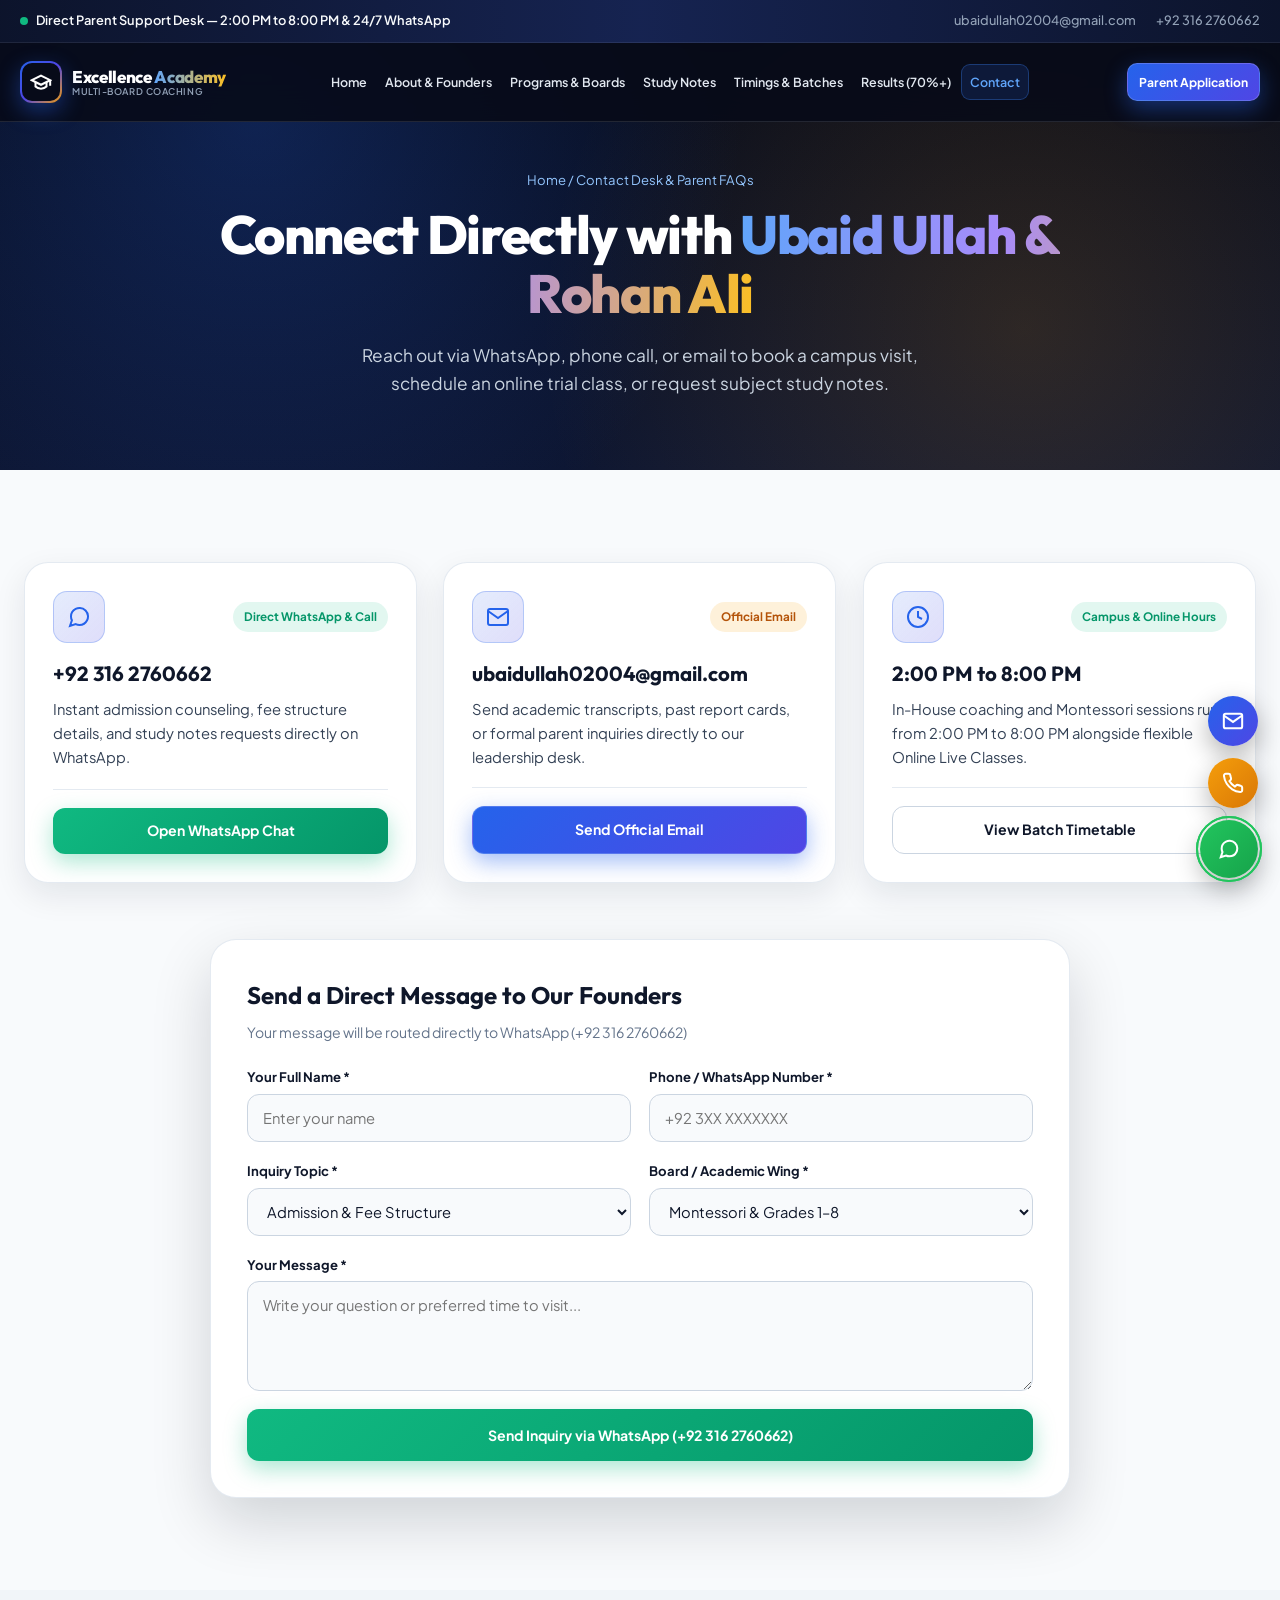
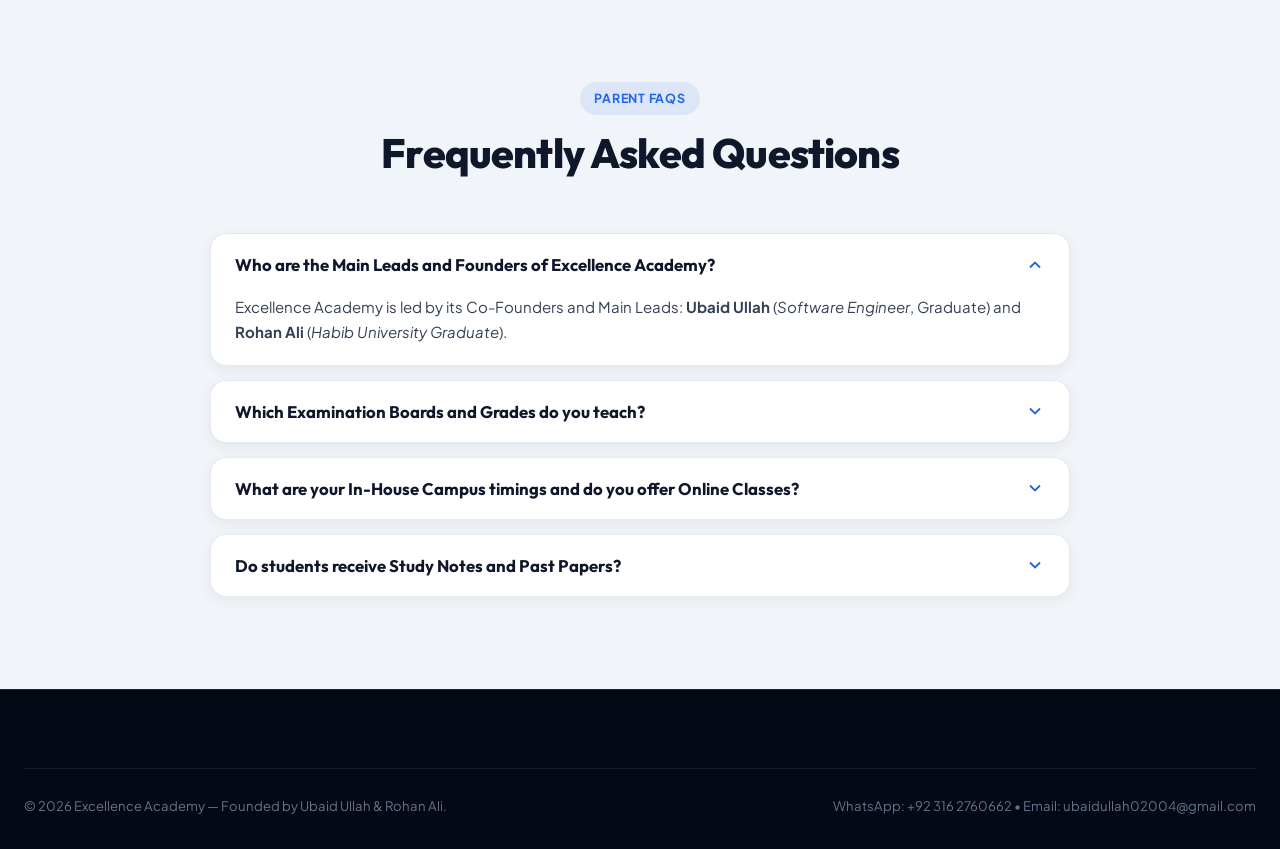
<file: contact.html>
<!DOCTYPE html>
<html lang="en">
<head>
  <meta charset="UTF-8" />
  <meta name="viewport" content="width=device-width, initial-scale=1.0" />
  <title>Contact Us &amp; Parent Inquiry Desk | Excellence Academy</title>
  <meta name="description" content="Contact Excellence Academy Main Leads Ubaid Ullah & Rohan Ali. Official WhatsApp/Phone: +92 316 2760662 | Email: ubaidullah02004@gmail.com | Timings: 2:00 PM to 8:00 PM." />
  <link rel="icon" type="image/svg+xml" href="assets/images/academy-crest.svg" />
  <link rel="stylesheet" href="assets/css/style.css" />
</head>
<body>

  <div class="scroll-progress" id="scrollProgress"></div>

  <header class="site-header">
    <div class="topbar">
      <div class="container topbar-inner">
        <div class="topbar-left">
          <span class="topbar-badge">
            <span class="status-dot"></span>
            Direct Parent Support Desk — 2:00 PM to 8:00 PM &amp; 24/7 WhatsApp
          </span>
        </div>
        <div class="topbar-right">
          <a href="mailto:ubaidullah02004@gmail.com" class="topbar-link">ubaidullah02004@gmail.com</a>
          <a href="https://wa.me/923162760662" target="_blank" rel="noopener" class="topbar-link">+92 316 2760662</a>
        </div>
      </div>
    </div>

    <div class="navbar">
      <div class="container navbar-inner">
        <a href="index.html" class="brand">
          <div class="brand-mark">
            <div class="brand-mark-inner">
              <svg viewBox="0 0 24 24" fill="none" stroke="currentColor" stroke-width="2.2"><path d="M22 10v6M2 10l10-5 10 5-10 5z"/><path d="M6 12v5c3 3 9 3 12 0v-5"/></svg>
            </div>
          </div>
          <div class="brand-text">
            <span class="brand-title">Excellence <span>Academy</span></span>
            <span class="brand-subtitle">Multi-Board Coaching</span>
          </div>
        </a>

        <nav class="nav-center" aria-label="Main Navigation">
          <div class="nav-item"><a href="index.html" class="nav-link">Home</a></div>
          <div class="nav-item"><a href="about.html" class="nav-link">About &amp; Founders</a></div>
          <div class="nav-item"><a href="programs.html" class="nav-link">Programs &amp; Boards</a></div>
          <div class="nav-item"><a href="notes.html" class="nav-link">Study Notes</a></div>
          <div class="nav-item"><a href="schedule.html" class="nav-link">Timings &amp; Batches</a></div>
          <div class="nav-item"><a href="results.html" class="nav-link">Results (70%+)</a></div>
          <div class="nav-item"><a href="contact.html" class="nav-link active">Contact</a></div>
        </nav>

        <div class="nav-actions">
          <a href="admissions.html" class="btn btn-primary">Parent Application</a>
          <button class="mobile-toggle" aria-label="Toggle Menu" aria-expanded="false">
            <svg viewBox="0 0 24 24" fill="none" stroke="currentColor" stroke-width="2.2"><line x1="3" y1="12" x2="21" y2="12"/><line x1="3" y1="6" x2="21" y2="6"/><line x1="3" y1="18" x2="21" y2="18"/></svg>
          </button>
        </div>
      </div>
    </div>
  </header>

  <section class="page-hero">
    <div class="container">
      <div class="breadcrumb">Home / Contact Desk &amp; Parent FAQs</div>
      <h1 class="hero-title" style="max-width:860px; margin:0 auto 18px;">
        Connect Directly with <span class="gradient-text">Ubaid Ullah &amp; Rohan Ali</span>
      </h1>
      <p class="hero-lead" style="margin:0 auto;">
        Reach out via WhatsApp, phone call, or email to book a campus visit, schedule an online trial class, or request subject study notes.
      </p>
    </div>
  </section>

  <section class="section">
    <div class="container">
      <div class="grid-3" style="margin-bottom:56px;">
        <div class="card-3d">
          <div class="card-top">
            <div class="icon-badge"><svg viewBox="0 0 24 24" fill="none" stroke="currentColor" stroke-width="2"><path d="M21 11.5a8.38 8.38 0 0 1-.9 3.8 8.5 8.5 0 0 1-7.6 4.7 8.38 8.38 0 0 1-3.8-.9L3 21l1.9-5.7a8.38 8.38 0 0 1-.9-3.8 8.5 8.5 0 0 1 4.7-7.6 8.38 8.38 0 0 1 3.8-.9h.5a8.48 8.48 0 0 1 8 8v.5z"/></svg></div>
            <span class="badge-tag">Direct WhatsApp &amp; Call</span>
          </div>
          <h3 class="card-title">+92 316 2760662</h3>
          <p class="card-desc">Instant admission counseling, fee structure details, and study notes requests directly on WhatsApp.</p>
          <div class="card-footer">
            <a href="https://wa.me/923162760662" target="_blank" rel="noopener" class="btn btn-whatsapp" style="width:100%;">Open WhatsApp Chat</a>
          </div>
        </div>

        <div class="card-3d">
          <div class="card-top">
            <div class="icon-badge"><svg viewBox="0 0 24 24" fill="none" stroke="currentColor" stroke-width="2"><path d="M4 4h16c1.1 0 2 .9 2 2v12c0 1.1-.9 2-2 2H4c-1.1 0-2-.9-2-2V6c0-1.1.9-2 2-2z"/><polyline points="22,6 12,13 2,6"/></svg></div>
            <span class="badge-tag gold">Official Email</span>
          </div>
          <h3 class="card-title">ubaidullah02004@gmail.com</h3>
          <p class="card-desc">Send academic transcripts, past report cards, or formal parent inquiries directly to our leadership desk.</p>
          <div class="card-footer">
            <a href="mailto:ubaidullah02004@gmail.com" class="btn btn-primary" style="width:100%;">Send Official Email</a>
          </div>
        </div>

        <div class="card-3d">
          <div class="card-top">
            <div class="icon-badge"><svg viewBox="0 0 24 24" fill="none" stroke="currentColor" stroke-width="2"><circle cx="12" cy="12" r="10"/><polyline points="12 6 12 12 16 14"/></svg></div>
            <span class="badge-tag">Campus &amp; Online Hours</span>
          </div>
          <h3 class="card-title">2:00 PM to 8:00 PM</h3>
          <p class="card-desc">In-House coaching and Montessori sessions run from 2:00 PM to 8:00 PM alongside flexible Online Live Classes.</p>
          <div class="card-footer">
            <a href="schedule.html" class="btn btn-outline-dark" style="width:100%;">View Batch Timetable</a>
          </div>
        </div>
      </div>

      <!-- Contact Form -->
      <div class="form-card" style="max-width:860px; margin:0 auto;">
        <h3 style="font-family:var(--font-display); font-size:1.5rem; margin-bottom:6px;">Send a Direct Message to Our Founders</h3>
        <p style="font-size:0.88rem; color:var(--text-muted); margin-bottom:22px;">Your message will be routed directly to WhatsApp (+92 316 2760662)</p>

        <form data-whatsapp-form="Parent Contact & Counseling Inquiry" class="form-grid">
          <div class="form-group">
            <label class="form-label">Your Full Name *</label>
            <input type="text" name="FullName" class="form-control" placeholder="Enter your name" required />
          </div>
          <div class="form-group">
            <label class="form-label">Phone / WhatsApp Number *</label>
            <input type="tel" name="PhoneNumber" class="form-control" placeholder="+92 3XX XXXXXXX" required />
          </div>
          <div class="form-group">
            <label class="form-label">Inquiry Topic *</label>
            <select name="InquiryTopic" class="form-control" required>
              <option value="Admission & Fee Structure">Admission &amp; Fee Structure</option>
              <option value="Book a Free Demo / Trial Class">Book a Free Demo / Trial Class</option>
              <option value="Online Live Classes Inquiry">Online Live Classes Inquiry</option>
              <option value="Study Notes & Past Papers Request">Study Notes &amp; Past Papers Request</option>
            </select>
          </div>
          <div class="form-group">
            <label class="form-label">Board / Academic Wing *</label>
            <select name="BoardOrWing" class="form-control" required>
              <option value="Montessori & Grades 1-8">Montessori &amp; Grades 1–8</option>
              <option value="Federal Board (FBISE)">Federal Board (FBISE)</option>
              <option value="Sindh Board (BSEK / BIEK)">Sindh Board (BSEK / BIEK)</option>
              <option value="Aga Khan Board (AKU-EB)">Aga Khan Board (AKU-EB)</option>
              <option value="Cambridge O-Level / A-Level">Cambridge O-Level / A-Level</option>
            </select>
          </div>
          <div class="form-group full">
            <label class="form-label">Your Message *</label>
            <textarea name="Message" class="form-control" placeholder="Write your question or preferred time to visit..." required></textarea>
          </div>
          <div class="form-group full">
            <button type="submit" class="btn btn-whatsapp" style="width:100%; height:52px;">
              Send Inquiry via WhatsApp (+92 316 2760662)
            </button>
          </div>
        </form>
      </div>
    </div>
  </section>

  <!-- Parent FAQ Accordion -->
  <section class="section section-ivory">
    <div class="container">
      <div class="section-header">
        <span class="section-tag">Parent FAQs</span>
        <h2 class="section-title">Frequently Asked Questions</h2>
      </div>

      <div class="faq-list">
        <div class="faq-item active">
          <button class="faq-question">
            <span>Who are the Main Leads and Founders of Excellence Academy?</span>
            <svg viewBox="0 0 24 24" fill="none" stroke="currentColor" stroke-width="2.2"><polyline points="6 9 12 15 18 9"/></svg>
          </button>
          <div class="faq-answer">
            Excellence Academy is led by its Co-Founders and Main Leads: <strong>Ubaid Ullah</strong> (<em>Software Engineer</em>, Graduate) and <strong>Rohan Ali</strong> (<em>Habib University Graduate</em>).
          </div>
        </div>

        <div class="faq-item">
          <button class="faq-question">
            <span>Which Examination Boards and Grades do you teach?</span>
            <svg viewBox="0 0 24 24" fill="none" stroke="currentColor" stroke-width="2.2"><polyline points="6 9 12 15 18 9"/></svg>
          </button>
          <div class="faq-answer">
            We cover the complete academic spectrum: <strong>Montessori &amp; Early Childhood</strong>, <strong>Primary &amp; Middle School (Grades 1–8)</strong>, <strong>Federal Board (FBISE)</strong>, <strong>Sindh Board (BSEK/BIEK)</strong>, <strong>Aga Khan Board (AKU-EB)</strong>, <strong>Cambridge O-Level</strong>, and <strong>Cambridge A-Level</strong>.
          </div>
        </div>

        <div class="faq-item">
          <button class="faq-question">
            <span>What are your In-House Campus timings and do you offer Online Classes?</span>
            <svg viewBox="0 0 24 24" fill="none" stroke="currentColor" stroke-width="2.2"><polyline points="6 9 12 15 18 9"/></svg>
          </button>
          <div class="faq-answer">
            Our official In-House Campus timings run from <strong>2:00 PM to 8:00 PM</strong> (divided into structured afternoon and evening batches). In addition, we manage dedicated <strong>Online Live Classes</strong> (both 1-on-1 and small groups) for remote and flexible learners.
          </div>
        </div>

        <div class="faq-item">
          <button class="faq-question">
            <span>Do students receive Study Notes and Past Papers?</span>
            <svg viewBox="0 0 24 24" fill="none" stroke="currentColor" stroke-width="2.2"><polyline points="6 9 12 15 18 9"/></svg>
          </button>
          <div class="faq-answer">
            Yes! All enrolled students receive comprehensive subject-wise study notes, formula sheets, worksheets, and solved past papers tailored to their specific examination board.
          </div>
        </div>
      </div>
    </div>
  </section>

  <footer class="site-footer">
    <div class="container">
      <div class="footer-bottom">
        <span>&copy; 2026 Excellence Academy — Founded by Ubaid Ullah &amp; Rohan Ali.</span>
        <span>WhatsApp: +92 316 2760662 • Email: ubaidullah02004@gmail.com</span>
      </div>
    </div>
  </footer>

  <div class="fab-stack">
    <a href="#" class="fab-btn fab-top" aria-label="Back to Top"><svg viewBox="0 0 24 24" fill="none" stroke="currentColor" stroke-width="2.4"><polyline points="18 15 12 9 6 15"/></svg></a>
    <a href="mailto:ubaidullah02004@gmail.com" class="fab-btn fab-email" aria-label="Email"><svg viewBox="0 0 24 24" fill="none" stroke="currentColor" stroke-width="2.2"><path d="M4 4h16c1.1 0 2 .9 2 2v12c0 1.1-.9 2-2 2H4c-1.1 0-2-.9-2-2V6c0-1.1.9-2 2-2z"/><polyline points="22,6 12,13 2,6"/></svg></a>
    <a href="tel:+923162760662" class="fab-btn fab-call" aria-label="Call"><svg viewBox="0 0 24 24" fill="none" stroke="currentColor" stroke-width="2.2"><path d="M22 16.92v3a2 2 0 0 1-2.18 2 19.79 19.79 0 0 1-8.63-3.07 19.5 19.5 0 0 1-6-6 19.79 19.79 0 0 1-3.07-8.67A2 2 0 0 1 4.11 2h3a2 2 0 0 1 2 1.72 12.84 12.84 0 0 0 .7 2.81 2 2 0 0 1-.45 2.11L8.09 9.91a16 16 0 0 0 6 6l1.27-1.27a2 2 0 0 1 2.11-.45 12.84 12.84 0 0 0 2.81.7A2 2 0 0 1 22 16.92z"/></svg></a>
    <a href="https://wa.me/923162760662" target="_blank" rel="noopener" class="fab-btn fab-whatsapp" aria-label="WhatsApp"><svg viewBox="0 0 24 24" fill="none" stroke="currentColor" stroke-width="2.2"><path d="M21 11.5a8.38 8.38 0 0 1-.9 3.8 8.5 8.5 0 0 1-7.6 4.7 8.38 8.38 0 0 1-3.8-.9L3 21l1.9-5.7a8.38 8.38 0 0 1-.9-3.8 8.5 8.5 0 0 1 4.7-7.6 8.38 8.38 0 0 1 3.8-.9h.5a8.48 8.48 0 0 1 8 8v.5z"/></svg></a>
  </div>

  <script src="assets/js/main.js"></script>
</body>
</html>
</file>
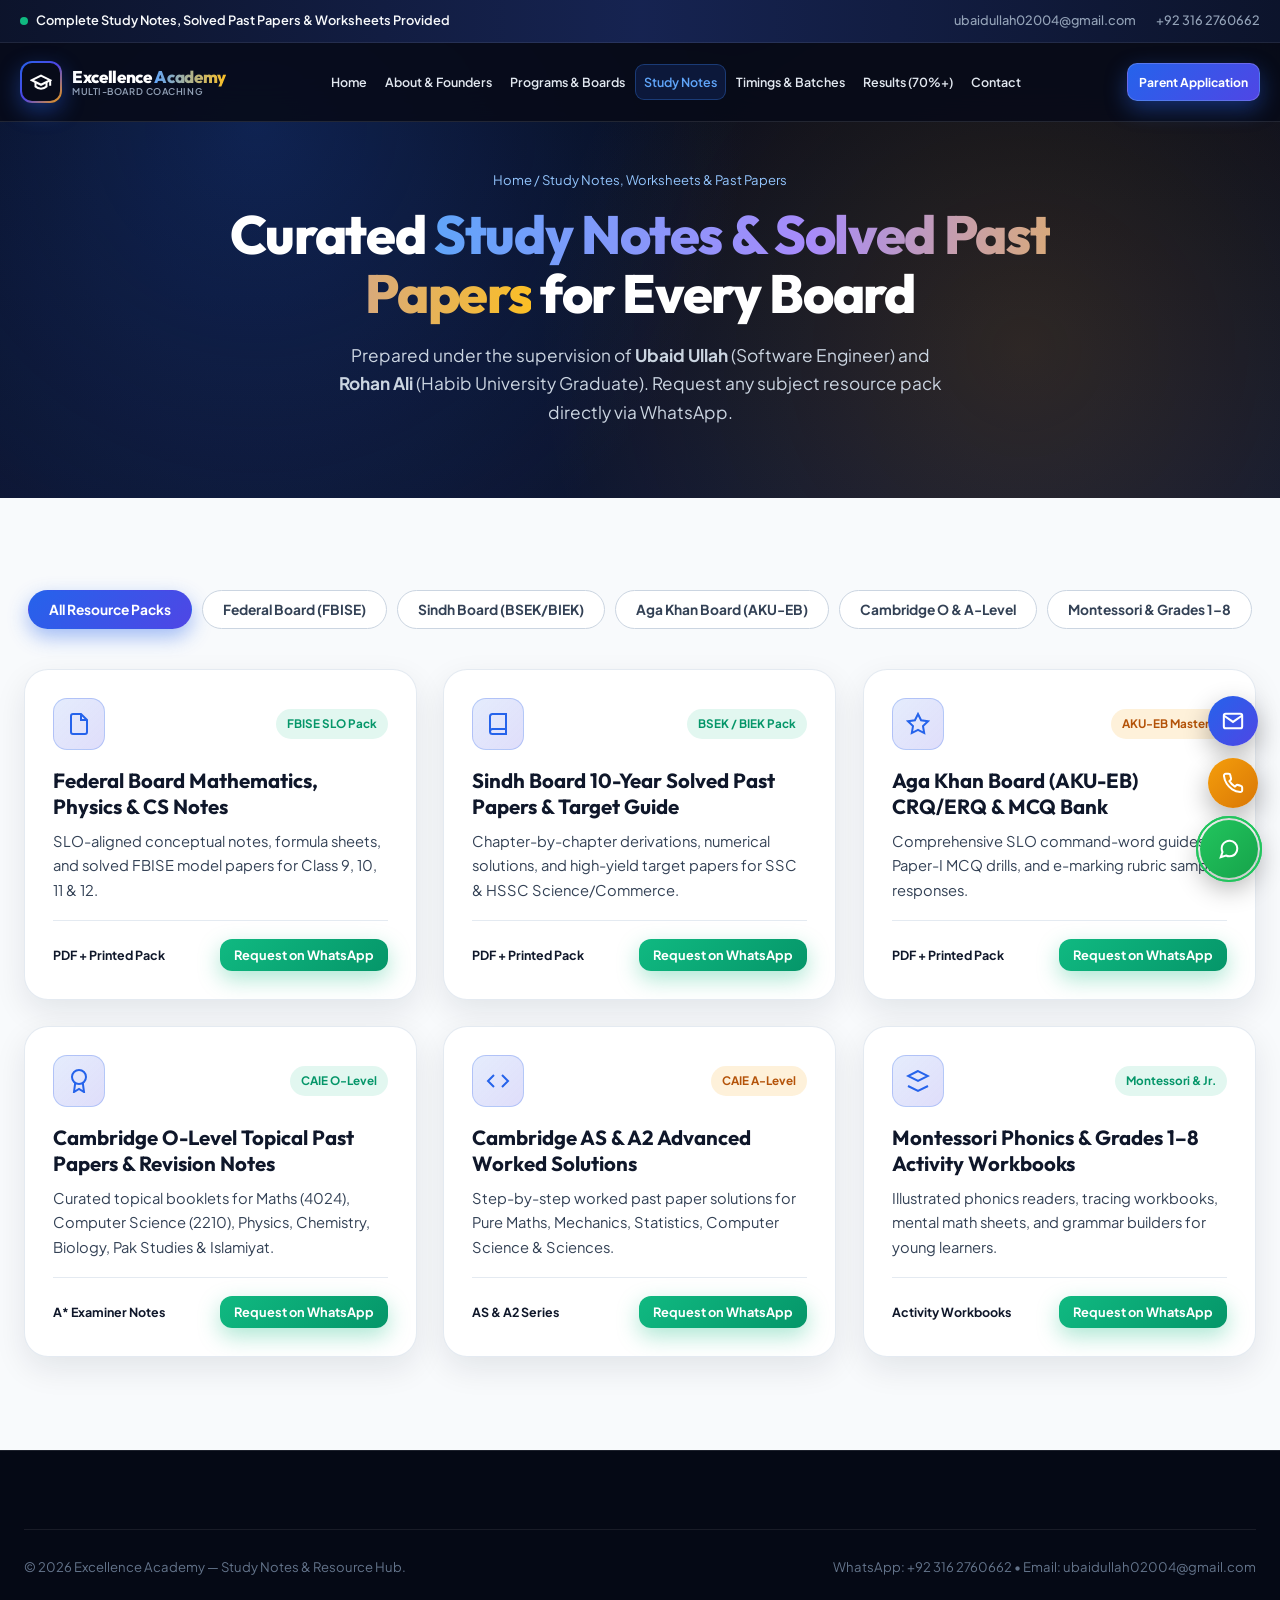
<file: notes.html>
<!DOCTYPE html>
<html lang="en">
<head>
  <meta charset="UTF-8" />
  <meta name="viewport" content="width=device-width, initial-scale=1.0" />
  <title>Study Notes, Worksheets &amp; Past Papers Portal | Excellence Academy</title>
  <meta name="description" content="Request subject-wise study notes, solved past papers, formula booklets, and Montessori worksheets for Federal, Sindh, Aga Khan, and Cambridge O/A-Level boards at Excellence Academy." />
  <link rel="icon" type="image/svg+xml" href="assets/images/academy-crest.svg" />
  <link rel="stylesheet" href="assets/css/style.css" />
</head>
<body>

  <div class="scroll-progress" id="scrollProgress"></div>

  <header class="site-header">
    <div class="topbar">
      <div class="container topbar-inner">
        <div class="topbar-left">
          <span class="topbar-badge">
            <span class="status-dot"></span>
            Complete Study Notes, Solved Past Papers &amp; Worksheets Provided
          </span>
        </div>
        <div class="topbar-right">
          <a href="mailto:ubaidullah02004@gmail.com" class="topbar-link">ubaidullah02004@gmail.com</a>
          <a href="https://wa.me/923162760662" target="_blank" rel="noopener" class="topbar-link">+92 316 2760662</a>
        </div>
      </div>
    </div>

    <div class="navbar">
      <div class="container navbar-inner">
        <a href="index.html" class="brand">
          <div class="brand-mark">
            <div class="brand-mark-inner">
              <svg viewBox="0 0 24 24" fill="none" stroke="currentColor" stroke-width="2.2"><path d="M22 10v6M2 10l10-5 10 5-10 5z"/><path d="M6 12v5c3 3 9 3 12 0v-5"/></svg>
            </div>
          </div>
          <div class="brand-text">
            <span class="brand-title">Excellence <span>Academy</span></span>
            <span class="brand-subtitle">Multi-Board Coaching</span>
          </div>
        </a>

        <nav class="nav-center" aria-label="Main Navigation">
          <div class="nav-item"><a href="index.html" class="nav-link">Home</a></div>
          <div class="nav-item"><a href="about.html" class="nav-link">About &amp; Founders</a></div>
          <div class="nav-item"><a href="programs.html" class="nav-link">Programs &amp; Boards</a></div>
          <div class="nav-item"><a href="notes.html" class="nav-link active">Study Notes</a></div>
          <div class="nav-item"><a href="schedule.html" class="nav-link">Timings &amp; Batches</a></div>
          <div class="nav-item"><a href="results.html" class="nav-link">Results (70%+)</a></div>
          <div class="nav-item"><a href="contact.html" class="nav-link">Contact</a></div>
        </nav>

        <div class="nav-actions">
          <a href="admissions.html" class="btn btn-primary">Parent Application</a>
          <button class="mobile-toggle" aria-label="Toggle Menu" aria-expanded="false">
            <svg viewBox="0 0 24 24" fill="none" stroke="currentColor" stroke-width="2.2"><line x1="3" y1="12" x2="21" y2="12"/><line x1="3" y1="6" x2="21" y2="6"/><line x1="3" y1="18" x2="21" y2="18"/></svg>
          </button>
        </div>
      </div>
    </div>
  </header>

  <section class="page-hero">
    <div class="container">
      <div class="breadcrumb">Home / Study Notes, Worksheets &amp; Past Papers</div>
      <h1 class="hero-title" style="max-width:860px; margin:0 auto 18px;">
        Curated <span class="gradient-text">Study Notes &amp; Solved Past Papers</span> for Every Board
      </h1>
      <p class="hero-lead" style="margin:0 auto;">
        Prepared under the supervision of <strong>Ubaid Ullah</strong> (Software Engineer) and <strong>Rohan Ali</strong> (Habib University Graduate). Request any subject resource pack directly via WhatsApp.
      </p>
    </div>
  </section>

  <section class="section">
    <div class="container">
      <div class="filter-bar" data-filter-group=".note-item">
        <button class="filter-btn active" data-filter="all">All Resource Packs</button>
        <button class="filter-btn" data-filter="federal">Federal Board (FBISE)</button>
        <button class="filter-btn" data-filter="sindh">Sindh Board (BSEK/BIEK)</button>
        <button class="filter-btn" data-filter="agakhan">Aga Khan Board (AKU-EB)</button>
        <button class="filter-btn" data-filter="cambridge">Cambridge O &amp; A-Level</button>
        <button class="filter-btn" data-filter="montessori">Montessori &amp; Grades 1–8</button>
      </div>

      <div class="grid-3">
        <!-- Note Pack 1 -->
        <article class="card-3d note-item" data-category="federal">
          <div class="card-top">
            <div class="icon-badge"><svg viewBox="0 0 24 24" fill="none" stroke="currentColor" stroke-width="2"><path d="M14 2H6a2 2 0 0 0-2 2v16a2 2 0 0 0 2 2h12a2 2 0 0 0 2-2V8z"/><polyline points="14 2 14 8 20 8"/></svg></div>
            <span class="badge-tag">FBISE SLO Pack</span>
          </div>
          <h3 class="card-title">Federal Board Mathematics, Physics &amp; CS Notes</h3>
          <p class="card-desc">SLO-aligned conceptual notes, formula sheets, and solved FBISE model papers for Class 9, 10, 11 &amp; 12.</p>
          <div class="card-footer">
            <span style="font-size:0.78rem; font-weight:700;">PDF + Printed Pack</span>
            <button class="btn btn-whatsapp" style="padding:8px 14px; font-size:0.8rem;" data-note-request="FBISE Mathematics, Physics & CS SLO Notes" data-note-board="Federal Board (FBISE)">Request on WhatsApp</button>
          </div>
        </article>

        <!-- Note Pack 2 -->
        <article class="card-3d note-item" data-category="sindh">
          <div class="card-top">
            <div class="icon-badge"><svg viewBox="0 0 24 24" fill="none" stroke="currentColor" stroke-width="2"><path d="M4 19.5A2.5 2.5 0 0 1 6.5 17H20"/><path d="M6.5 2H20v20H6.5A2.5 2.5 0 0 1 4 19.5v-15A2.5 2.5 0 0 1 6.5 2z"/></svg></div>
            <span class="badge-tag">BSEK / BIEK Pack</span>
          </div>
          <h3 class="card-title">Sindh Board 10-Year Solved Past Papers &amp; Target Guide</h3>
          <p class="card-desc">Chapter-by-chapter derivations, numerical solutions, and high-yield target papers for SSC &amp; HSSC Science/Commerce.</p>
          <div class="card-footer">
            <span style="font-size:0.78rem; font-weight:700;">PDF + Printed Pack</span>
            <button class="btn btn-whatsapp" style="padding:8px 14px; font-size:0.8rem;" data-note-request="Sindh Board 10-Year Solved Past Papers & Target Guide" data-note-board="Sindh Board (BSEK/BIEK)">Request on WhatsApp</button>
          </div>
        </article>

        <!-- Note Pack 3 -->
        <article class="card-3d note-item" data-category="agakhan">
          <div class="card-top">
            <div class="icon-badge"><svg viewBox="0 0 24 24" fill="none" stroke="currentColor" stroke-width="2"><polygon points="12 2 15.09 8.26 22 9.27 17 14.14 18.18 21.02 12 17.77 5.82 21.02 7 14.14 2 9.27 8.91 8.26 12 2"/></svg></div>
            <span class="badge-tag gold">AKU-EB Mastery</span>
          </div>
          <h3 class="card-title">Aga Khan Board (AKU-EB) CRQ/ERQ &amp; MCQ Bank</h3>
          <p class="card-desc">Comprehensive SLO command-word guides, Paper-I MCQ drills, and e-marking rubric sample responses.</p>
          <div class="card-footer">
            <span style="font-size:0.78rem; font-weight:700;">PDF + Printed Pack</span>
            <button class="btn btn-whatsapp" style="padding:8px 14px; font-size:0.8rem;" data-note-request="AKU-EB CRQ/ERQ & MCQ Mastery Pack" data-note-board="Aga Khan Board (AKU-EB)">Request on WhatsApp</button>
          </div>
        </article>

        <!-- Note Pack 4 -->
        <article class="card-3d note-item" data-category="cambridge">
          <div class="card-top">
            <div class="icon-badge"><svg viewBox="0 0 24 24" fill="none" stroke="currentColor" stroke-width="2"><circle cx="12" cy="8" r="7"/><polyline points="8.21 13.89 7 23 12 20 17 23 15.79 13.88"/></svg></div>
            <span class="badge-tag">CAIE O-Level</span>
          </div>
          <h3 class="card-title">Cambridge O-Level Topical Past Papers &amp; Revision Notes</h3>
          <p class="card-desc">Curated topical booklets for Maths (4024), Computer Science (2210), Physics, Chemistry, Biology, Pak Studies &amp; Islamiyat.</p>
          <div class="card-footer">
            <span style="font-size:0.78rem; font-weight:700;">A* Examiner Notes</span>
            <button class="btn btn-whatsapp" style="padding:8px 14px; font-size:0.8rem;" data-note-request="Cambridge O-Level Topical Past Papers & Revision Notes" data-note-board="Cambridge O-Level (CAIE)">Request on WhatsApp</button>
          </div>
        </article>

        <!-- Note Pack 5 -->
        <article class="card-3d note-item" data-category="cambridge">
          <div class="card-top">
            <div class="icon-badge"><svg viewBox="0 0 24 24" fill="none" stroke="currentColor" stroke-width="2"><polyline points="16 18 22 12 16 6"/><polyline points="8 6 2 12 8 18"/></svg></div>
            <span class="badge-tag gold">CAIE A-Level</span>
          </div>
          <h3 class="card-title">Cambridge AS &amp; A2 Advanced Worked Solutions</h3>
          <p class="card-desc">Step-by-step worked past paper solutions for Pure Maths, Mechanics, Statistics, Computer Science &amp; Sciences.</p>
          <div class="card-footer">
            <span style="font-size:0.78rem; font-weight:700;">AS &amp; A2 Series</span>
            <button class="btn btn-whatsapp" style="padding:8px 14px; font-size:0.8rem;" data-note-request="Cambridge A-Level AS & A2 Worked Solutions Pack" data-note-board="Cambridge A-Level (CAIE)">Request on WhatsApp</button>
          </div>
        </article>

        <!-- Note Pack 6 -->
        <article class="card-3d note-item" data-category="montessori">
          <div class="card-top">
            <div class="icon-badge"><svg viewBox="0 0 24 24" fill="none" stroke="currentColor" stroke-width="2"><path d="M12 2L2 7l10 5 10-5-10-5z"/><path d="M2 17l10 5 10-5"/></svg></div>
            <span class="badge-tag">Montessori &amp; Jr.</span>
          </div>
          <h3 class="card-title">Montessori Phonics &amp; Grades 1–8 Activity Workbooks</h3>
          <p class="card-desc">Illustrated phonics readers, tracing workbooks, mental math sheets, and grammar builders for young learners.</p>
          <div class="card-footer">
            <span style="font-size:0.78rem; font-weight:700;">Activity Workbooks</span>
            <button class="btn btn-whatsapp" style="padding:8px 14px; font-size:0.8rem;" data-note-request="Montessori Phonics & Grades 1-8 Activity Workbooks" data-note-board="Montessori & Junior Wing">Request on WhatsApp</button>
          </div>
        </article>
      </div>
    </div>
  </section>

  <footer class="site-footer">
    <div class="container">
      <div class="footer-bottom">
        <span>&copy; 2026 Excellence Academy — Study Notes &amp; Resource Hub.</span>
        <span>WhatsApp: +92 316 2760662 • Email: ubaidullah02004@gmail.com</span>
      </div>
    </div>
  </footer>

  <div class="fab-stack">
    <a href="#" class="fab-btn fab-top" aria-label="Back to Top"><svg viewBox="0 0 24 24" fill="none" stroke="currentColor" stroke-width="2.4"><polyline points="18 15 12 9 6 15"/></svg></a>
    <a href="mailto:ubaidullah02004@gmail.com" class="fab-btn fab-email" aria-label="Email"><svg viewBox="0 0 24 24" fill="none" stroke="currentColor" stroke-width="2.2"><path d="M4 4h16c1.1 0 2 .9 2 2v12c0 1.1-.9 2-2 2H4c-1.1 0-2-.9-2-2V6c0-1.1.9-2 2-2z"/><polyline points="22,6 12,13 2,6"/></svg></a>
    <a href="tel:+923162760662" class="fab-btn fab-call" aria-label="Call"><svg viewBox="0 0 24 24" fill="none" stroke="currentColor" stroke-width="2.2"><path d="M22 16.92v3a2 2 0 0 1-2.18 2 19.79 19.79 0 0 1-8.63-3.07 19.5 19.5 0 0 1-6-6 19.79 19.79 0 0 1-3.07-8.67A2 2 0 0 1 4.11 2h3a2 2 0 0 1 2 1.72 12.84 12.84 0 0 0 .7 2.81 2 2 0 0 1-.45 2.11L8.09 9.91a16 16 0 0 0 6 6l1.27-1.27a2 2 0 0 1 2.11-.45 12.84 12.84 0 0 0 2.81.7A2 2 0 0 1 22 16.92z"/></svg></a>
    <a href="https://wa.me/923162760662" target="_blank" rel="noopener" class="fab-btn fab-whatsapp" aria-label="WhatsApp"><svg viewBox="0 0 24 24" fill="none" stroke="currentColor" stroke-width="2.2"><path d="M21 11.5a8.38 8.38 0 0 1-.9 3.8 8.5 8.5 0 0 1-7.6 4.7 8.38 8.38 0 0 1-3.8-.9L3 21l1.9-5.7a8.38 8.38 0 0 1-.9-3.8 8.5 8.5 0 0 1 4.7-7.6 8.38 8.38 0 0 1 3.8-.9h.5a8.48 8.48 0 0 1 8 8v.5z"/></svg></a>
  </div>

  <script src="assets/js/main.js"></script>
</body>
</html>
</file>
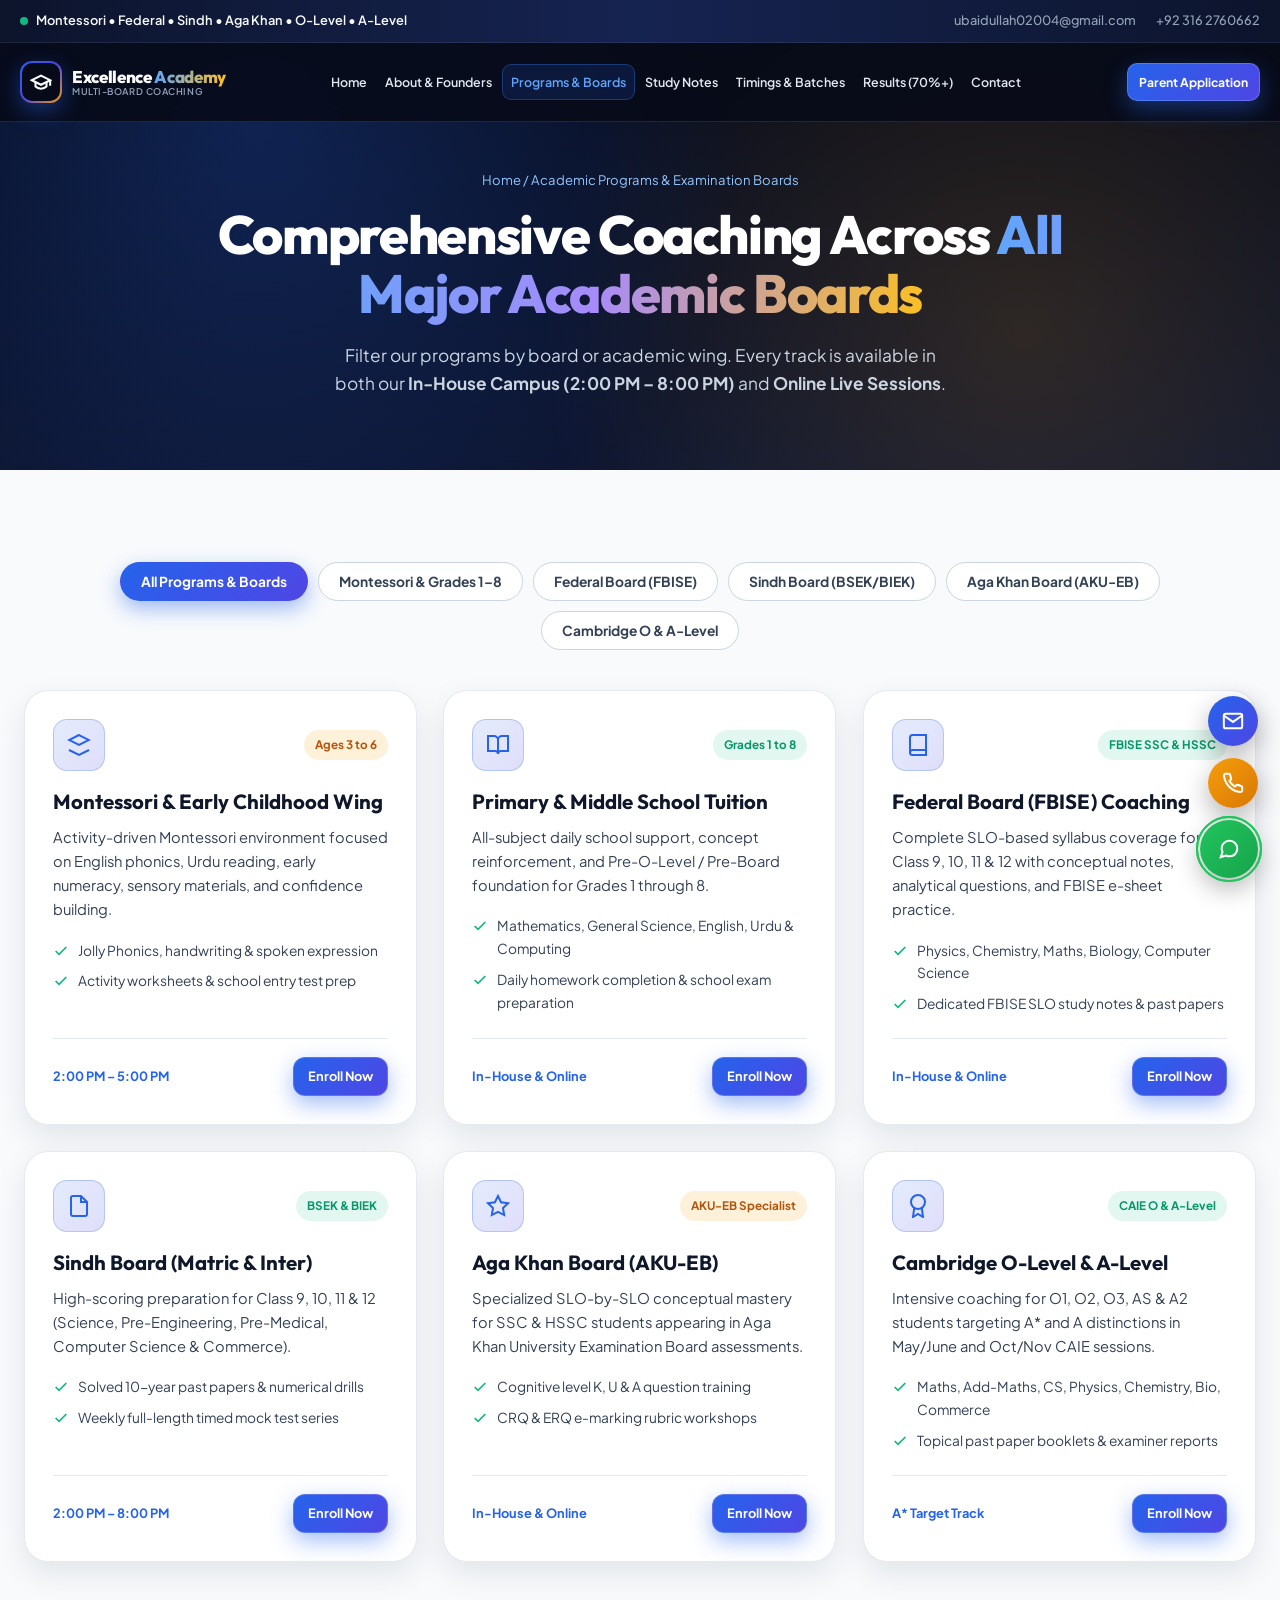
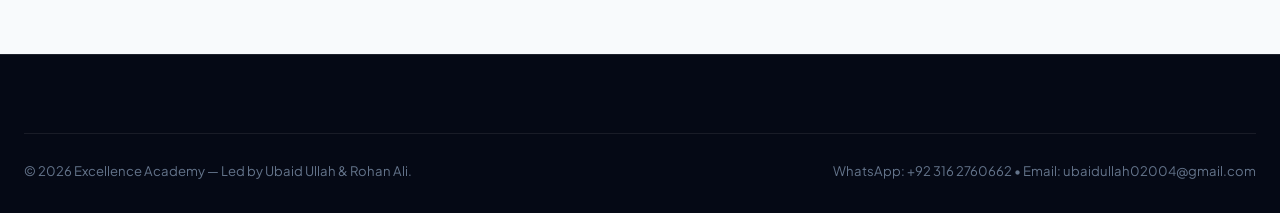
<file: programs.html>
<!DOCTYPE html>
<html lang="en">
<head>
  <meta charset="UTF-8" />
  <meta name="viewport" content="width=device-width, initial-scale=1.0" />
  <title>Academic Programs &amp; Examination Boards | Excellence Academy</title>
  <meta name="description" content="Explore Excellence Academy's complete coaching programs: Montessori Wing, Grades 1-8, Federal Board (FBISE), Sindh Board, Aga Khan Board (AKU-EB), Cambridge O-Level & A-Level (In-House & Online)." />
  <link rel="icon" type="image/svg+xml" href="assets/images/academy-crest.svg" />
  <link rel="stylesheet" href="assets/css/style.css" />
</head>
<body>

  <div class="scroll-progress" id="scrollProgress"></div>

  <header class="site-header">
    <div class="topbar">
      <div class="container topbar-inner">
        <div class="topbar-left">
          <span class="topbar-badge">
            <span class="status-dot"></span>
            Montessori • Federal • Sindh • Aga Khan • O-Level • A-Level
          </span>
        </div>
        <div class="topbar-right">
          <a href="mailto:ubaidullah02004@gmail.com" class="topbar-link">ubaidullah02004@gmail.com</a>
          <a href="https://wa.me/923162760662" target="_blank" rel="noopener" class="topbar-link">+92 316 2760662</a>
        </div>
      </div>
    </div>

    <div class="navbar">
      <div class="container navbar-inner">
        <a href="index.html" class="brand">
          <div class="brand-mark">
            <div class="brand-mark-inner">
              <svg viewBox="0 0 24 24" fill="none" stroke="currentColor" stroke-width="2.2"><path d="M22 10v6M2 10l10-5 10 5-10 5z"/><path d="M6 12v5c3 3 9 3 12 0v-5"/></svg>
            </div>
          </div>
          <div class="brand-text">
            <span class="brand-title">Excellence <span>Academy</span></span>
            <span class="brand-subtitle">Multi-Board Coaching</span>
          </div>
        </a>

        <nav class="nav-center" aria-label="Main Navigation">
          <div class="nav-item"><a href="index.html" class="nav-link">Home</a></div>
          <div class="nav-item"><a href="about.html" class="nav-link">About &amp; Founders</a></div>
          <div class="nav-item"><a href="programs.html" class="nav-link active">Programs &amp; Boards</a></div>
          <div class="nav-item"><a href="notes.html" class="nav-link">Study Notes</a></div>
          <div class="nav-item"><a href="schedule.html" class="nav-link">Timings &amp; Batches</a></div>
          <div class="nav-item"><a href="results.html" class="nav-link">Results (70%+)</a></div>
          <div class="nav-item"><a href="contact.html" class="nav-link">Contact</a></div>
        </nav>

        <div class="nav-actions">
          <a href="admissions.html" class="btn btn-primary">Parent Application</a>
          <button class="mobile-toggle" aria-label="Toggle Menu" aria-expanded="false">
            <svg viewBox="0 0 24 24" fill="none" stroke="currentColor" stroke-width="2.2"><line x1="3" y1="12" x2="21" y2="12"/><line x1="3" y1="6" x2="21" y2="6"/><line x1="3" y1="18" x2="21" y2="18"/></svg>
          </button>
        </div>
      </div>
    </div>
  </header>

  <section class="page-hero">
    <div class="container">
      <div class="breadcrumb">Home / Academic Programs &amp; Examination Boards</div>
      <h1 class="hero-title" style="max-width:860px; margin:0 auto 18px;">
        Comprehensive Coaching Across <span class="gradient-text">All Major Academic Boards</span>
      </h1>
      <p class="hero-lead" style="margin:0 auto;">
        Filter our programs by board or academic wing. Every track is available in both our <strong>In-House Campus (2:00 PM – 8:00 PM)</strong> and <strong>Online Live Sessions</strong>.
      </p>
    </div>
  </section>

  <!-- Filterable Programs Catalog -->
  <section class="section">
    <div class="container">
      <div class="filter-bar" data-filter-group=".program-item">
        <button class="filter-btn active" data-filter="all">All Programs &amp; Boards</button>
        <button class="filter-btn" data-filter="montessori">Montessori &amp; Grades 1–8</button>
        <button class="filter-btn" data-filter="federal">Federal Board (FBISE)</button>
        <button class="filter-btn" data-filter="sindh">Sindh Board (BSEK/BIEK)</button>
        <button class="filter-btn" data-filter="agakhan">Aga Khan Board (AKU-EB)</button>
        <button class="filter-btn" data-filter="cambridge">Cambridge O &amp; A-Level</button>
      </div>

      <div class="grid-3">
        <!-- 1. Montessori -->
        <article class="card-3d program-item" data-category="montessori" id="montessori">
          <div class="card-top">
            <div class="icon-badge"><svg viewBox="0 0 24 24" fill="none" stroke="currentColor" stroke-width="2"><path d="M12 2L2 7l10 5 10-5-10-5z"/><path d="M2 17l10 5 10-5"/></svg></div>
            <span class="badge-tag gold">Ages 3 to 6</span>
          </div>
          <h3 class="card-title">Montessori &amp; Early Childhood Wing</h3>
          <p class="card-desc">Activity-driven Montessori environment focused on English phonics, Urdu reading, early numeracy, sensory materials, and confidence building.</p>
          <ul class="feature-list">
            <li><svg viewBox="0 0 24 24" fill="none" stroke="currentColor" stroke-width="2.5"><polyline points="20 6 9 17 4 12"/></svg> Jolly Phonics, handwriting &amp; spoken expression</li>
            <li><svg viewBox="0 0 24 24" fill="none" stroke="currentColor" stroke-width="2.5"><polyline points="20 6 9 17 4 12"/></svg> Activity worksheets &amp; school entry test prep</li>
          </ul>
          <div class="card-footer">
            <span style="font-size:0.8rem; font-weight:700; color:var(--primary);">2:00 PM – 5:00 PM</span>
            <a href="admissions.html" class="btn btn-primary" style="padding:8px 14px; font-size:0.8rem;">Enroll Now</a>
          </div>
        </article>

        <!-- 2. Grades 1 to 8 -->
        <article class="card-3d program-item" data-category="montessori">
          <div class="card-top">
            <div class="icon-badge"><svg viewBox="0 0 24 24" fill="none" stroke="currentColor" stroke-width="2"><path d="M2 3h6a4 4 0 0 1 4 4v14a3 3 0 0 0-3-3H2z"/><path d="M22 3h-6a4 4 0 0 0-4 4v14a3 3 0 0 1 3-3h7z"/></svg></div>
            <span class="badge-tag">Grades 1 to 8</span>
          </div>
          <h3 class="card-title">Primary &amp; Middle School Tuition</h3>
          <p class="card-desc">All-subject daily school support, concept reinforcement, and Pre-O-Level / Pre-Board foundation for Grades 1 through 8.</p>
          <ul class="feature-list">
            <li><svg viewBox="0 0 24 24" fill="none" stroke="currentColor" stroke-width="2.5"><polyline points="20 6 9 17 4 12"/></svg> Mathematics, General Science, English, Urdu &amp; Computing</li>
            <li><svg viewBox="0 0 24 24" fill="none" stroke="currentColor" stroke-width="2.5"><polyline points="20 6 9 17 4 12"/></svg> Daily homework completion &amp; school exam preparation</li>
          </ul>
          <div class="card-footer">
            <span style="font-size:0.8rem; font-weight:700; color:var(--primary);">In-House &amp; Online</span>
            <a href="admissions.html" class="btn btn-primary" style="padding:8px 14px; font-size:0.8rem;">Enroll Now</a>
          </div>
        </article>

        <!-- 3. Federal Board -->
        <article class="card-3d program-item" data-category="federal" id="matric-boards">
          <div class="card-top">
            <div class="icon-badge"><svg viewBox="0 0 24 24" fill="none" stroke="currentColor" stroke-width="2"><path d="M4 19.5A2.5 2.5 0 0 1 6.5 17H20"/><path d="M6.5 2H20v20H6.5A2.5 2.5 0 0 1 4 19.5v-15A2.5 2.5 0 0 1 6.5 2z"/></svg></div>
            <span class="badge-tag">FBISE SSC &amp; HSSC</span>
          </div>
          <h3 class="card-title">Federal Board (FBISE) Coaching</h3>
          <p class="card-desc">Complete SLO-based syllabus coverage for Class 9, 10, 11 &amp; 12 with conceptual notes, analytical questions, and FBISE e-sheet practice.</p>
          <ul class="feature-list">
            <li><svg viewBox="0 0 24 24" fill="none" stroke="currentColor" stroke-width="2.5"><polyline points="20 6 9 17 4 12"/></svg> Physics, Chemistry, Maths, Biology, Computer Science</li>
            <li><svg viewBox="0 0 24 24" fill="none" stroke="currentColor" stroke-width="2.5"><polyline points="20 6 9 17 4 12"/></svg> Dedicated FBISE SLO study notes &amp; past papers</li>
          </ul>
          <div class="card-footer">
            <span style="font-size:0.8rem; font-weight:700; color:var(--primary);">In-House &amp; Online</span>
            <a href="admissions.html" class="btn btn-primary" style="padding:8px 14px; font-size:0.8rem;">Enroll Now</a>
          </div>
        </article>

        <!-- 4. Sindh Board -->
        <article class="card-3d program-item" data-category="sindh">
          <div class="card-top">
            <div class="icon-badge"><svg viewBox="0 0 24 24" fill="none" stroke="currentColor" stroke-width="2"><path d="M14 2H6a2 2 0 0 0-2 2v16a2 2 0 0 0 2 2h12a2 2 0 0 0 2-2V8z"/><polyline points="14 2 14 8 20 8"/></svg></div>
            <span class="badge-tag">BSEK &amp; BIEK</span>
          </div>
          <h3 class="card-title">Sindh Board (Matric &amp; Inter)</h3>
          <p class="card-desc">High-scoring preparation for Class 9, 10, 11 &amp; 12 (Science, Pre-Engineering, Pre-Medical, Computer Science &amp; Commerce).</p>
          <ul class="feature-list">
            <li><svg viewBox="0 0 24 24" fill="none" stroke="currentColor" stroke-width="2.5"><polyline points="20 6 9 17 4 12"/></svg> Solved 10-year past papers &amp; numerical drills</li>
            <li><svg viewBox="0 0 24 24" fill="none" stroke="currentColor" stroke-width="2.5"><polyline points="20 6 9 17 4 12"/></svg> Weekly full-length timed mock test series</li>
          </ul>
          <div class="card-footer">
            <span style="font-size:0.8rem; font-weight:700; color:var(--primary);">2:00 PM – 8:00 PM</span>
            <a href="admissions.html" class="btn btn-primary" style="padding:8px 14px; font-size:0.8rem;">Enroll Now</a>
          </div>
        </article>

        <!-- 5. Aga Khan Board -->
        <article class="card-3d program-item" data-category="agakhan">
          <div class="card-top">
            <div class="icon-badge"><svg viewBox="0 0 24 24" fill="none" stroke="currentColor" stroke-width="2"><polygon points="12 2 15.09 8.26 22 9.27 17 14.14 18.18 21.02 12 17.77 5.82 21.02 7 14.14 2 9.27 8.91 8.26 12 2"/></svg></div>
            <span class="badge-tag gold">AKU-EB Specialist</span>
          </div>
          <h3 class="card-title">Aga Khan Board (AKU-EB)</h3>
          <p class="card-desc">Specialized SLO-by-SLO conceptual mastery for SSC &amp; HSSC students appearing in Aga Khan University Examination Board assessments.</p>
          <ul class="feature-list">
            <li><svg viewBox="0 0 24 24" fill="none" stroke="currentColor" stroke-width="2.5"><polyline points="20 6 9 17 4 12"/></svg> Cognitive level K, U &amp; A question training</li>
            <li><svg viewBox="0 0 24 24" fill="none" stroke="currentColor" stroke-width="2.5"><polyline points="20 6 9 17 4 12"/></svg> CRQ &amp; ERQ e-marking rubric workshops</li>
          </ul>
          <div class="card-footer">
            <span style="font-size:0.8rem; font-weight:700; color:var(--primary);">In-House &amp; Online</span>
            <a href="admissions.html" class="btn btn-primary" style="padding:8px 14px; font-size:0.8rem;">Enroll Now</a>
          </div>
        </article>

        <!-- 6. Cambridge O & A-Level -->
        <article class="card-3d program-item" data-category="cambridge" id="cambridge">
          <div class="card-top">
            <div class="icon-badge"><svg viewBox="0 0 24 24" fill="none" stroke="currentColor" stroke-width="2"><circle cx="12" cy="8" r="7"/><polyline points="8.21 13.89 7 23 12 20 17 23 15.79 13.88"/></svg></div>
            <span class="badge-tag">CAIE O &amp; A-Level</span>
          </div>
          <h3 class="card-title">Cambridge O-Level &amp; A-Level</h3>
          <p class="card-desc">Intensive coaching for O1, O2, O3, AS &amp; A2 students targeting A* and A distinctions in May/June and Oct/Nov CAIE sessions.</p>
          <ul class="feature-list">
            <li><svg viewBox="0 0 24 24" fill="none" stroke="currentColor" stroke-width="2.5"><polyline points="20 6 9 17 4 12"/></svg> Maths, Add-Maths, CS, Physics, Chemistry, Bio, Commerce</li>
            <li><svg viewBox="0 0 24 24" fill="none" stroke="currentColor" stroke-width="2.5"><polyline points="20 6 9 17 4 12"/></svg> Topical past paper booklets &amp; examiner reports</li>
          </ul>
          <div class="card-footer">
            <span style="font-size:0.8rem; font-weight:700; color:var(--primary);">A* Target Track</span>
            <a href="admissions.html" class="btn btn-primary" style="padding:8px 14px; font-size:0.8rem;">Enroll Now</a>
          </div>
        </article>
      </div>
    </div>
  </section>

  <footer class="site-footer">
    <div class="container">
      <div class="footer-bottom">
        <span>&copy; 2026 Excellence Academy — Led by Ubaid Ullah &amp; Rohan Ali.</span>
        <span>WhatsApp: +92 316 2760662 • Email: ubaidullah02004@gmail.com</span>
      </div>
    </div>
  </footer>

  <div class="fab-stack">
    <a href="#" class="fab-btn fab-top" aria-label="Back to Top"><svg viewBox="0 0 24 24" fill="none" stroke="currentColor" stroke-width="2.4"><polyline points="18 15 12 9 6 15"/></svg></a>
    <a href="mailto:ubaidullah02004@gmail.com" class="fab-btn fab-email" aria-label="Email"><svg viewBox="0 0 24 24" fill="none" stroke="currentColor" stroke-width="2.2"><path d="M4 4h16c1.1 0 2 .9 2 2v12c0 1.1-.9 2-2 2H4c-1.1 0-2-.9-2-2V6c0-1.1.9-2 2-2z"/><polyline points="22,6 12,13 2,6"/></svg></a>
    <a href="tel:+923162760662" class="fab-btn fab-call" aria-label="Call"><svg viewBox="0 0 24 24" fill="none" stroke="currentColor" stroke-width="2.2"><path d="M22 16.92v3a2 2 0 0 1-2.18 2 19.79 19.79 0 0 1-8.63-3.07 19.5 19.5 0 0 1-6-6 19.79 19.79 0 0 1-3.07-8.67A2 2 0 0 1 4.11 2h3a2 2 0 0 1 2 1.72 12.84 12.84 0 0 0 .7 2.81 2 2 0 0 1-.45 2.11L8.09 9.91a16 16 0 0 0 6 6l1.27-1.27a2 2 0 0 1 2.11-.45 12.84 12.84 0 0 0 2.81.7A2 2 0 0 1 22 16.92z"/></svg></a>
    <a href="https://wa.me/923162760662" target="_blank" rel="noopener" class="fab-btn fab-whatsapp" aria-label="WhatsApp"><svg viewBox="0 0 24 24" fill="none" stroke="currentColor" stroke-width="2.2"><path d="M21 11.5a8.38 8.38 0 0 1-.9 3.8 8.5 8.5 0 0 1-7.6 4.7 8.38 8.38 0 0 1-3.8-.9L3 21l1.9-5.7a8.38 8.38 0 0 1-.9-3.8 8.5 8.5 0 0 1 4.7-7.6 8.38 8.38 0 0 1 3.8-.9h.5a8.48 8.48 0 0 1 8 8v.5z"/></svg></a>
  </div>

  <script src="assets/js/main.js"></script>
</body>
</html>
</file>
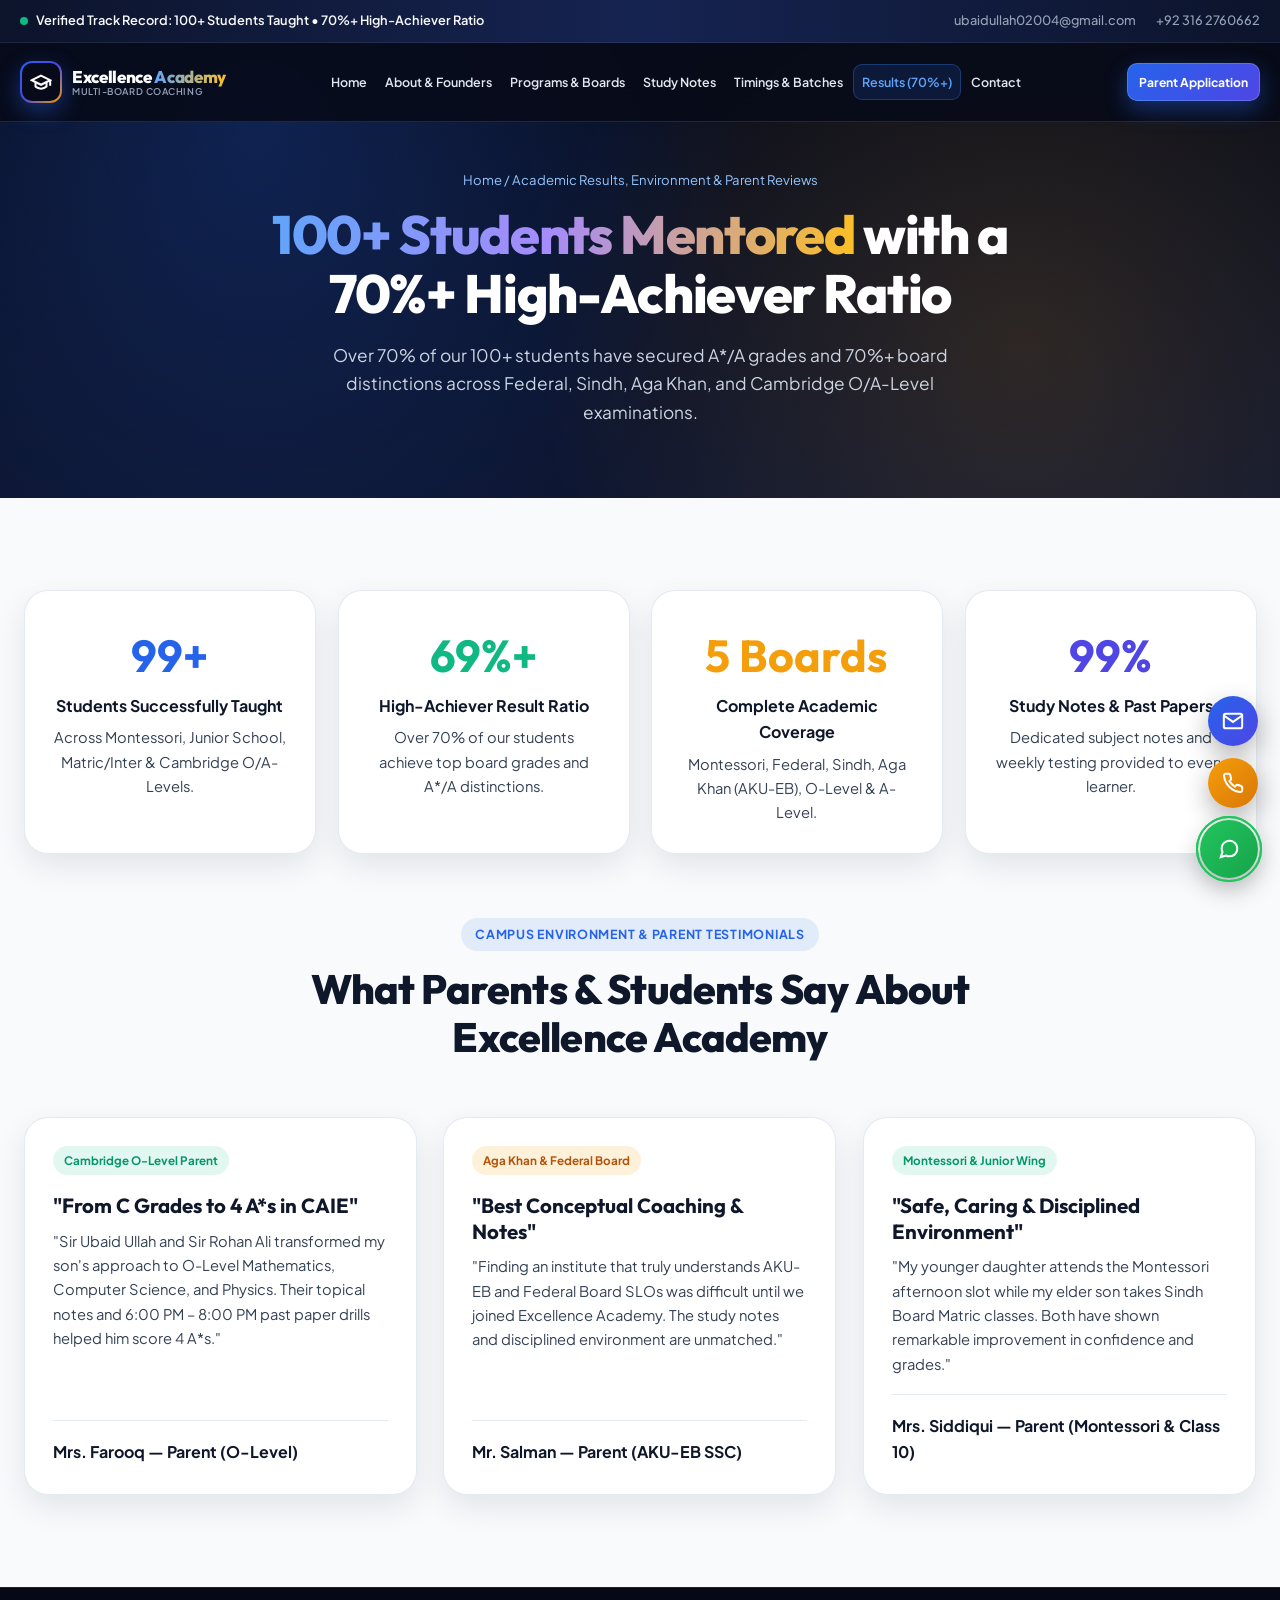
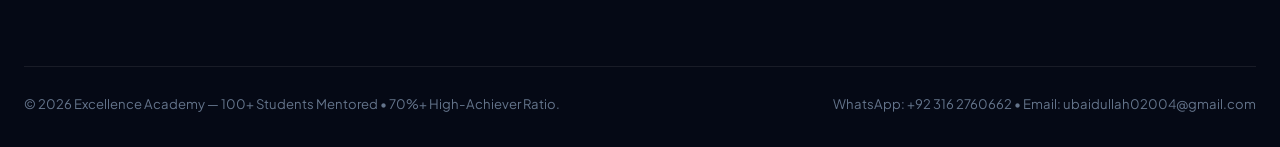
<file: results.html>
<!DOCTYPE html>
<html lang="en">
<head>
  <meta charset="UTF-8" />
  <meta name="viewport" content="width=device-width, initial-scale=1.0" />
  <title>Results (100+ Students &amp; 70%+ High-Achiever Ratio) | Excellence Academy</title>
  <meta name="description" content="Explore Excellence Academy's proven track record: Over 100+ students taught with 70%+ achieving A*/A grades and 70%+ marks across Federal, Sindh, Aga Khan & Cambridge O/A-Level boards." />
  <link rel="icon" type="image/svg+xml" href="assets/images/academy-crest.svg" />
  <link rel="stylesheet" href="assets/css/style.css" />
</head>
<body>

  <div class="scroll-progress" id="scrollProgress"></div>

  <header class="site-header">
    <div class="topbar">
      <div class="container topbar-inner">
        <div class="topbar-left">
          <span class="topbar-badge">
            <span class="status-dot"></span>
            Verified Track Record: 100+ Students Taught • 70%+ High-Achiever Ratio
          </span>
        </div>
        <div class="topbar-right">
          <a href="mailto:ubaidullah02004@gmail.com" class="topbar-link">ubaidullah02004@gmail.com</a>
          <a href="https://wa.me/923162760662" target="_blank" rel="noopener" class="topbar-link">+92 316 2760662</a>
        </div>
      </div>
    </div>

    <div class="navbar">
      <div class="container navbar-inner">
        <a href="index.html" class="brand">
          <div class="brand-mark">
            <div class="brand-mark-inner">
              <svg viewBox="0 0 24 24" fill="none" stroke="currentColor" stroke-width="2.2"><path d="M22 10v6M2 10l10-5 10 5-10 5z"/><path d="M6 12v5c3 3 9 3 12 0v-5"/></svg>
            </div>
          </div>
          <div class="brand-text">
            <span class="brand-title">Excellence <span>Academy</span></span>
            <span class="brand-subtitle">Multi-Board Coaching</span>
          </div>
        </a>

        <nav class="nav-center" aria-label="Main Navigation">
          <div class="nav-item"><a href="index.html" class="nav-link">Home</a></div>
          <div class="nav-item"><a href="about.html" class="nav-link">About &amp; Founders</a></div>
          <div class="nav-item"><a href="programs.html" class="nav-link">Programs &amp; Boards</a></div>
          <div class="nav-item"><a href="notes.html" class="nav-link">Study Notes</a></div>
          <div class="nav-item"><a href="schedule.html" class="nav-link">Timings &amp; Batches</a></div>
          <div class="nav-item"><a href="results.html" class="nav-link active">Results (70%+)</a></div>
          <div class="nav-item"><a href="contact.html" class="nav-link">Contact</a></div>
        </nav>

        <div class="nav-actions">
          <a href="admissions.html" class="btn btn-primary">Parent Application</a>
          <button class="mobile-toggle" aria-label="Toggle Menu" aria-expanded="false">
            <svg viewBox="0 0 24 24" fill="none" stroke="currentColor" stroke-width="2.2"><line x1="3" y1="12" x2="21" y2="12"/><line x1="3" y1="6" x2="21" y2="6"/><line x1="3" y1="18" x2="21" y2="18"/></svg>
          </button>
        </div>
      </div>
    </div>
  </header>

  <section class="page-hero">
    <div class="container">
      <div class="breadcrumb">Home / Academic Results, Environment &amp; Parent Reviews</div>
      <h1 class="hero-title" style="max-width:860px; margin:0 auto 18px;">
        <span class="gradient-text">100+ Students Mentored</span> with a 70%+ High-Achiever Ratio
      </h1>
      <p class="hero-lead" style="margin:0 auto;">
        Over 70% of our 100+ students have secured A*/A grades and 70%+ board distinctions across Federal, Sindh, Aga Khan, and Cambridge O/A-Level examinations.
      </p>
    </div>
  </section>

  <!-- Key Result Metrics -->
  <section class="section">
    <div class="container">
      <div class="grid-4" style="margin-bottom:64px;">
        <div class="card-3d" style="text-align:center;">
          <h3 style="font-family:var(--font-display); font-size:2.8rem; color:var(--primary);" data-count="100" data-suffix="+">100+</h3>
          <p style="font-weight:700; margin-bottom:6px;">Students Successfully Taught</p>
          <p class="card-desc" style="margin-bottom:0;">Across Montessori, Junior School, Matric/Inter &amp; Cambridge O/A-Levels.</p>
        </div>
        <div class="card-3d" style="text-align:center;">
          <h3 style="font-family:var(--font-display); font-size:2.8rem; color:var(--emerald);" data-count="70" data-suffix="%+">70%+</h3>
          <p style="font-weight:700; margin-bottom:6px;">High-Achiever Result Ratio</p>
          <p class="card-desc" style="margin-bottom:0;">Over 70% of our students achieve top board grades and A*/A distinctions.</p>
        </div>
        <div class="card-3d" style="text-align:center;">
          <h3 style="font-family:var(--font-display); font-size:2.8rem; color:var(--accent-gold);" data-count="6" data-suffix=" Boards">6 Boards</h3>
          <p style="font-weight:700; margin-bottom:6px;">Complete Academic Coverage</p>
          <p class="card-desc" style="margin-bottom:0;">Montessori, Federal, Sindh, Aga Khan (AKU-EB), O-Level &amp; A-Level.</p>
        </div>
        <div class="card-3d" style="text-align:center;">
          <h3 style="font-family:var(--font-display); font-size:2.8rem; color:var(--indigo);" data-count="100" data-suffix="%">100%</h3>
          <p style="font-weight:700; margin-bottom:6px;">Study Notes &amp; Past Papers</p>
          <p class="card-desc" style="margin-bottom:0;">Dedicated subject notes and weekly testing provided to every learner.</p>
        </div>
      </div>

      <div class="section-header">
        <span class="section-tag">Campus Environment &amp; Parent Testimonials</span>
        <h2 class="section-title">What Parents &amp; Students Say About Excellence Academy</h2>
      </div>

      <div class="grid-3">
        <article class="card-3d">
          <div class="card-top">
            <span class="badge-tag">Cambridge O-Level Parent</span>
          </div>
          <h3 class="card-title">"From C Grades to 4 A*s in CAIE"</h3>
          <p class="card-desc">
            "Sir Ubaid Ullah and Sir Rohan Ali transformed my son's approach to O-Level Mathematics, Computer Science, and Physics. Their topical notes and 6:00 PM – 8:00 PM past paper drills helped him score 4 A*s."
          </p>
          <div class="card-footer">
            <strong>Mrs. Farooq — Parent (O-Level)</strong>
          </div>
        </article>

        <article class="card-3d">
          <div class="card-top">
            <span class="badge-tag gold">Aga Khan &amp; Federal Board</span>
          </div>
          <h3 class="card-title">"Best Conceptual Coaching &amp; Notes"</h3>
          <p class="card-desc">
            "Finding an institute that truly understands AKU-EB and Federal Board SLOs was difficult until we joined Excellence Academy. The study notes and disciplined environment are unmatched."
          </p>
          <div class="card-footer">
            <strong>Mr. Salman — Parent (AKU-EB SSC)</strong>
          </div>
        </article>

        <article class="card-3d">
          <div class="card-top">
            <span class="badge-tag">Montessori &amp; Junior Wing</span>
          </div>
          <h3 class="card-title">"Safe, Caring &amp; Disciplined Environment"</h3>
          <p class="card-desc">
            "My younger daughter attends the Montessori afternoon slot while my elder son takes Sindh Board Matric classes. Both have shown remarkable improvement in confidence and grades."
          </p>
          <div class="card-footer">
            <strong>Mrs. Siddiqui — Parent (Montessori &amp; Class 10)</strong>
          </div>
        </article>
      </div>
    </div>
  </section>

  <footer class="site-footer">
    <div class="container">
      <div class="footer-bottom">
        <span>&copy; 2026 Excellence Academy — 100+ Students Mentored • 70%+ High-Achiever Ratio.</span>
        <span>WhatsApp: +92 316 2760662 • Email: ubaidullah02004@gmail.com</span>
      </div>
    </div>
  </footer>

  <div class="fab-stack">
    <a href="#" class="fab-btn fab-top" aria-label="Back to Top"><svg viewBox="0 0 24 24" fill="none" stroke="currentColor" stroke-width="2.4"><polyline points="18 15 12 9 6 15"/></svg></a>
    <a href="mailto:ubaidullah02004@gmail.com" class="fab-btn fab-email" aria-label="Email"><svg viewBox="0 0 24 24" fill="none" stroke="currentColor" stroke-width="2.2"><path d="M4 4h16c1.1 0 2 .9 2 2v12c0 1.1-.9 2-2 2H4c-1.1 0-2-.9-2-2V6c0-1.1.9-2 2-2z"/><polyline points="22,6 12,13 2,6"/></svg></a>
    <a href="tel:+923162760662" class="fab-btn fab-call" aria-label="Call"><svg viewBox="0 0 24 24" fill="none" stroke="currentColor" stroke-width="2.2"><path d="M22 16.92v3a2 2 0 0 1-2.18 2 19.79 19.79 0 0 1-8.63-3.07 19.5 19.5 0 0 1-6-6 19.79 19.79 0 0 1-3.07-8.67A2 2 0 0 1 4.11 2h3a2 2 0 0 1 2 1.72 12.84 12.84 0 0 0 .7 2.81 2 2 0 0 1-.45 2.11L8.09 9.91a16 16 0 0 0 6 6l1.27-1.27a2 2 0 0 1 2.11-.45 12.84 12.84 0 0 0 2.81.7A2 2 0 0 1 22 16.92z"/></svg></a>
    <a href="https://wa.me/923162760662" target="_blank" rel="noopener" class="fab-btn fab-whatsapp" aria-label="WhatsApp"><svg viewBox="0 0 24 24" fill="none" stroke="currentColor" stroke-width="2.2"><path d="M21 11.5a8.38 8.38 0 0 1-.9 3.8 8.5 8.5 0 0 1-7.6 4.7 8.38 8.38 0 0 1-3.8-.9L3 21l1.9-5.7a8.38 8.38 0 0 1-.9-3.8 8.5 8.5 0 0 1 4.7-7.6 8.38 8.38 0 0 1 3.8-.9h.5a8.48 8.48 0 0 1 8 8v.5z"/></svg></a>
  </div>

  <script src="assets/js/main.js"></script>
</body>
</html>
</file>
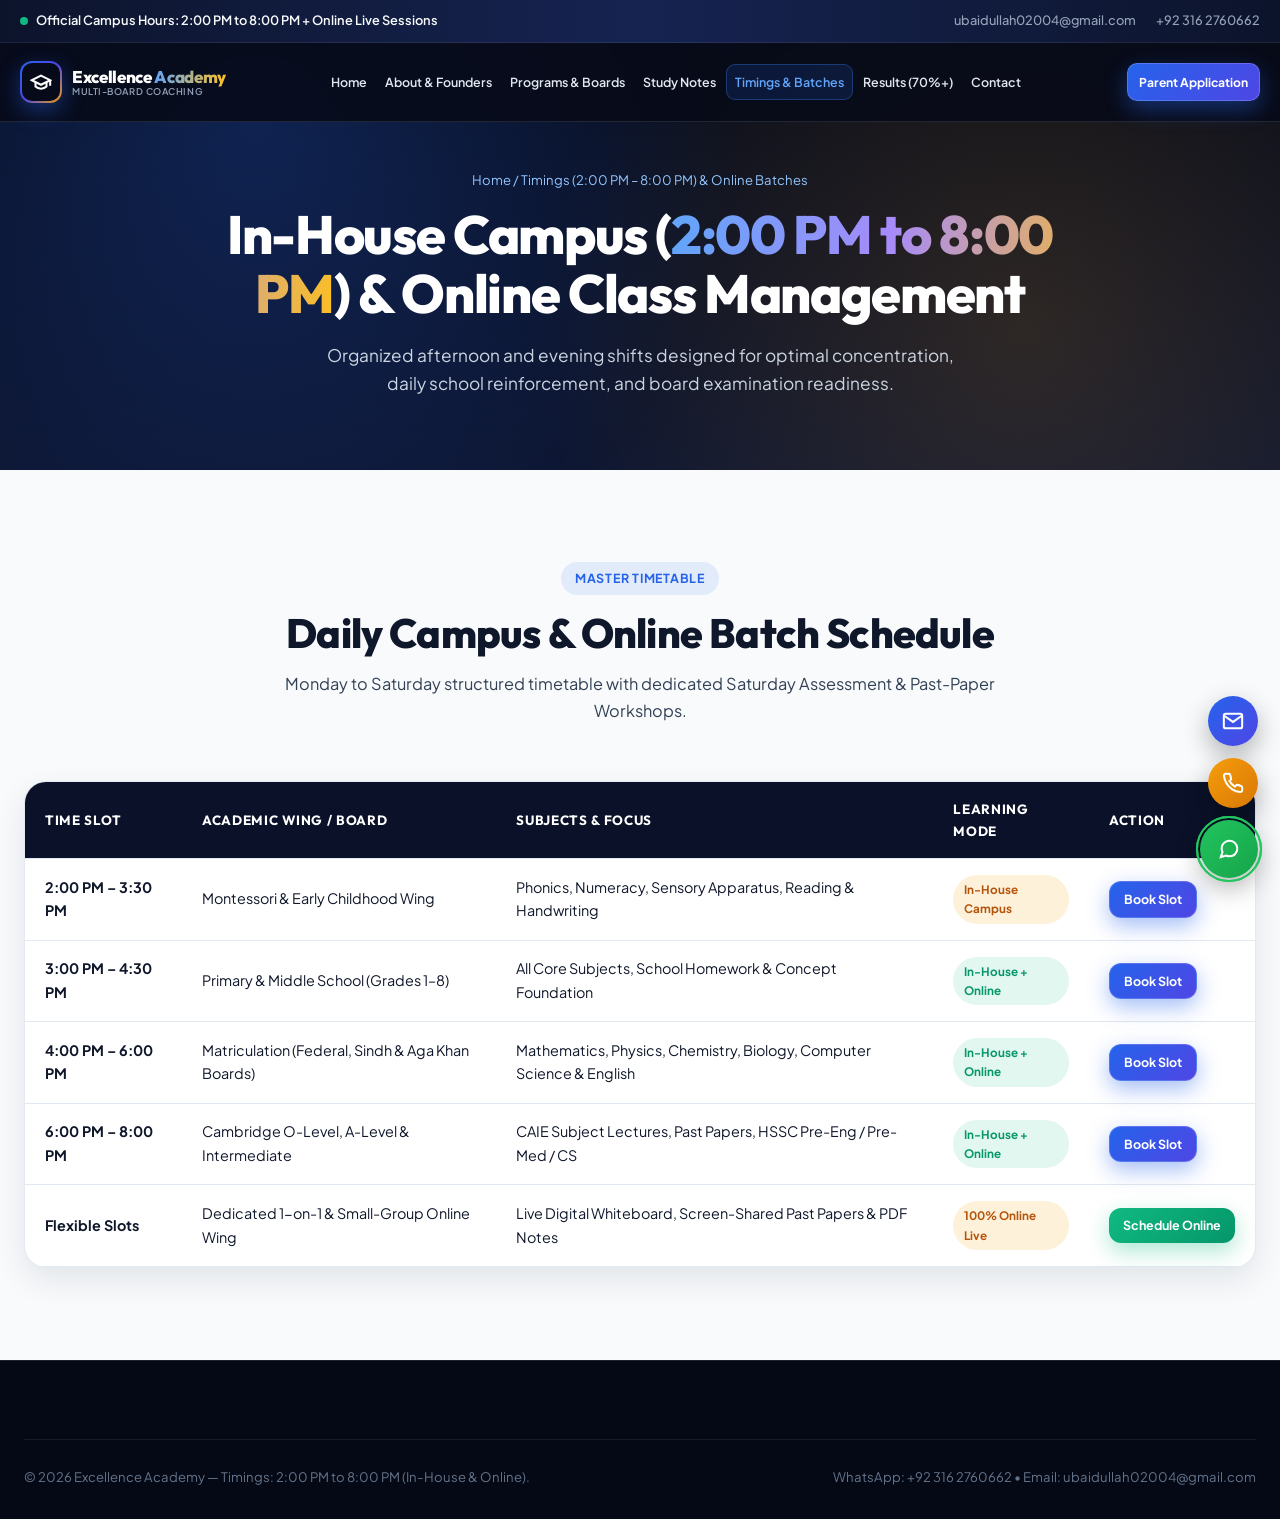
<file: schedule.html>
<!DOCTYPE html>
<html lang="en">
<head>
  <meta charset="UTF-8" />
  <meta name="viewport" content="width=device-width, initial-scale=1.0" />
  <title>Timings (2:00 PM – 8:00 PM) &amp; Online Batches | Excellence Academy</title>
  <meta name="description" content="Official batch schedule for Excellence Academy: In-House campus classes from 2:00 PM to 8:00 PM and flexible Online Live Classes across Montessori, Federal, Sindh, Aga Khan & O/A-Level boards." />
  <link rel="icon" type="image/svg+xml" href="assets/images/academy-crest.svg" />
  <link rel="stylesheet" href="assets/css/style.css" />
</head>
<body>

  <div class="scroll-progress" id="scrollProgress"></div>

  <header class="site-header">
    <div class="topbar">
      <div class="container topbar-inner">
        <div class="topbar-left">
          <span class="topbar-badge">
            <span class="status-dot"></span>
            Official Campus Hours: 2:00 PM to 8:00 PM + Online Live Sessions
          </span>
        </div>
        <div class="topbar-right">
          <a href="mailto:ubaidullah02004@gmail.com" class="topbar-link">ubaidullah02004@gmail.com</a>
          <a href="https://wa.me/923162760662" target="_blank" rel="noopener" class="topbar-link">+92 316 2760662</a>
        </div>
      </div>
    </div>

    <div class="navbar">
      <div class="container navbar-inner">
        <a href="index.html" class="brand">
          <div class="brand-mark">
            <div class="brand-mark-inner">
              <svg viewBox="0 0 24 24" fill="none" stroke="currentColor" stroke-width="2.2"><path d="M22 10v6M2 10l10-5 10 5-10 5z"/><path d="M6 12v5c3 3 9 3 12 0v-5"/></svg>
            </div>
          </div>
          <div class="brand-text">
            <span class="brand-title">Excellence <span>Academy</span></span>
            <span class="brand-subtitle">Multi-Board Coaching</span>
          </div>
        </a>

        <nav class="nav-center" aria-label="Main Navigation">
          <div class="nav-item"><a href="index.html" class="nav-link">Home</a></div>
          <div class="nav-item"><a href="about.html" class="nav-link">About &amp; Founders</a></div>
          <div class="nav-item"><a href="programs.html" class="nav-link">Programs &amp; Boards</a></div>
          <div class="nav-item"><a href="notes.html" class="nav-link">Study Notes</a></div>
          <div class="nav-item"><a href="schedule.html" class="nav-link active">Timings &amp; Batches</a></div>
          <div class="nav-item"><a href="results.html" class="nav-link">Results (70%+)</a></div>
          <div class="nav-item"><a href="contact.html" class="nav-link">Contact</a></div>
        </nav>

        <div class="nav-actions">
          <a href="admissions.html" class="btn btn-primary">Parent Application</a>
          <button class="mobile-toggle" aria-label="Toggle Menu" aria-expanded="false">
            <svg viewBox="0 0 24 24" fill="none" stroke="currentColor" stroke-width="2.2"><line x1="3" y1="12" x2="21" y2="12"/><line x1="3" y1="6" x2="21" y2="6"/><line x1="3" y1="18" x2="21" y2="18"/></svg>
          </button>
        </div>
      </div>
    </div>
  </header>

  <section class="page-hero">
    <div class="container">
      <div class="breadcrumb">Home / Timings (2:00 PM – 8:00 PM) &amp; Online Batches</div>
      <h1 class="hero-title" style="max-width:860px; margin:0 auto 18px;">
        In-House Campus (<span class="gradient-text">2:00 PM to 8:00 PM</span>) &amp; Online Class Management
      </h1>
      <p class="hero-lead" style="margin:0 auto;">
        Organized afternoon and evening shifts designed for optimal concentration, daily school reinforcement, and board examination readiness.
      </p>
    </div>
  </section>

  <section class="section">
    <div class="container">
      <div class="section-header">
        <span class="section-tag">Master Timetable</span>
        <h2 class="section-title">Daily Campus &amp; Online Batch Schedule</h2>
        <p class="section-subtitle">Monday to Saturday structured timetable with dedicated Saturday Assessment &amp; Past-Paper Workshops.</p>
      </div>

      <div class="schedule-table-wrap">
        <table class="schedule-table">
          <thead>
            <tr>
              <th>Time Slot</th>
              <th>Academic Wing / Board</th>
              <th>Subjects &amp; Focus</th>
              <th>Learning Mode</th>
              <th>Action</th>
            </tr>
          </thead>
          <tbody>
            <tr>
              <td><strong>2:00 PM – 3:30 PM</strong></td>
              <td>Montessori &amp; Early Childhood Wing</td>
              <td>Phonics, Numeracy, Sensory Apparatus, Reading &amp; Handwriting</td>
              <td><span class="badge-tag gold">In-House Campus</span></td>
              <td><a href="admissions.html" class="btn btn-primary" style="padding:7px 14px; font-size:0.78rem;">Book Slot</a></td>
            </tr>
            <tr>
              <td><strong>3:00 PM – 4:30 PM</strong></td>
              <td>Primary &amp; Middle School (Grades 1–8)</td>
              <td>All Core Subjects, School Homework &amp; Concept Foundation</td>
              <td><span class="badge-tag">In-House + Online</span></td>
              <td><a href="admissions.html" class="btn btn-primary" style="padding:7px 14px; font-size:0.78rem;">Book Slot</a></td>
            </tr>
            <tr>
              <td><strong>4:00 PM – 6:00 PM</strong></td>
              <td>Matriculation (Federal, Sindh &amp; Aga Khan Boards)</td>
              <td>Mathematics, Physics, Chemistry, Biology, Computer Science &amp; English</td>
              <td><span class="badge-tag">In-House + Online</span></td>
              <td><a href="admissions.html" class="btn btn-primary" style="padding:7px 14px; font-size:0.78rem;">Book Slot</a></td>
            </tr>
            <tr>
              <td><strong>6:00 PM – 8:00 PM</strong></td>
              <td>Cambridge O-Level, A-Level &amp; Intermediate</td>
              <td>CAIE Subject Lectures, Past Papers, HSSC Pre-Eng / Pre-Med / CS</td>
              <td><span class="badge-tag">In-House + Online</span></td>
              <td><a href="admissions.html" class="btn btn-primary" style="padding:7px 14px; font-size:0.78rem;">Book Slot</a></td>
            </tr>
            <tr>
              <td><strong>Flexible Slots</strong></td>
              <td>Dedicated 1-on-1 &amp; Small-Group Online Wing</td>
              <td>Live Digital Whiteboard, Screen-Shared Past Papers &amp; PDF Notes</td>
              <td><span class="badge-tag gold">100% Online Live</span></td>
              <td><a href="admissions.html" class="btn btn-whatsapp" style="padding:7px 14px; font-size:0.78rem;">Schedule Online</a></td>
            </tr>
          </tbody>
        </table>
      </div>
    </div>
  </section>

  <footer class="site-footer">
    <div class="container">
      <div class="footer-bottom">
        <span>&copy; 2026 Excellence Academy — Timings: 2:00 PM to 8:00 PM (In-House &amp; Online).</span>
        <span>WhatsApp: +92 316 2760662 • Email: ubaidullah02004@gmail.com</span>
      </div>
    </div>
  </footer>

  <div class="fab-stack">
    <a href="#" class="fab-btn fab-top" aria-label="Back to Top"><svg viewBox="0 0 24 24" fill="none" stroke="currentColor" stroke-width="2.4"><polyline points="18 15 12 9 6 15"/></svg></a>
    <a href="mailto:ubaidullah02004@gmail.com" class="fab-btn fab-email" aria-label="Email"><svg viewBox="0 0 24 24" fill="none" stroke="currentColor" stroke-width="2.2"><path d="M4 4h16c1.1 0 2 .9 2 2v12c0 1.1-.9 2-2 2H4c-1.1 0-2-.9-2-2V6c0-1.1.9-2 2-2z"/><polyline points="22,6 12,13 2,6"/></svg></a>
    <a href="tel:+923162760662" class="fab-btn fab-call" aria-label="Call"><svg viewBox="0 0 24 24" fill="none" stroke="currentColor" stroke-width="2.2"><path d="M22 16.92v3a2 2 0 0 1-2.18 2 19.79 19.79 0 0 1-8.63-3.07 19.5 19.5 0 0 1-6-6 19.79 19.79 0 0 1-3.07-8.67A2 2 0 0 1 4.11 2h3a2 2 0 0 1 2 1.72 12.84 12.84 0 0 0 .7 2.81 2 2 0 0 1-.45 2.11L8.09 9.91a16 16 0 0 0 6 6l1.27-1.27a2 2 0 0 1 2.11-.45 12.84 12.84 0 0 0 2.81.7A2 2 0 0 1 22 16.92z"/></svg></a>
    <a href="https://wa.me/923162760662" target="_blank" rel="noopener" class="fab-btn fab-whatsapp" aria-label="WhatsApp"><svg viewBox="0 0 24 24" fill="none" stroke="currentColor" stroke-width="2.2"><path d="M21 11.5a8.38 8.38 0 0 1-.9 3.8 8.5 8.5 0 0 1-7.6 4.7 8.38 8.38 0 0 1-3.8-.9L3 21l1.9-5.7a8.38 8.38 0 0 1-.9-3.8 8.5 8.5 0 0 1 4.7-7.6 8.38 8.38 0 0 1 3.8-.9h.5a8.48 8.48 0 0 1 8 8v.5z"/></svg></a>
  </div>

  <script src="assets/js/main.js"></script>
</body>
</html>
</file>
<file: assets/css/style.css>
/* ==========================================================================
   EXCELLENCE ACADEMY — MASTER 3D & GLASSMORPHIC STYLESHEET (style.css)
   Montessori, Schooling Support & Multi-Board Coaching Center
   ========================================================================== */

@import url('https://fonts.googleapis.com/css2?family=JetBrains+Mono:wght@500;600;700&family=Outfit:wght@500;600;700;800&family=Plus+Jakarta+Sans:wght@400;500;600;700;800&display=swap');

:root {
  /* Core Palette — Royal Academic Navy, Electric Cobalt, Gold & Emerald */
  --bg-dark: #070B19;
  --bg-dark-elevated: #0D152D;
  --bg-dark-card: rgba(16, 25, 53, 0.78);
  --bg-light: #F8FAFC;
  --bg-ivory: #F1F5F9;
  --bg-white: #FFFFFF;

  --primary: #2563EB;
  --primary-light: #3B82F6;
  --primary-glow: rgba(37, 99, 235, 0.42);
  --indigo: #4F46E5;
  --violet: #7C3AED;
  --accent-gold: #F59E0B;
  --accent-gold-light: #FBBF24;
  --accent-gold-glow: rgba(245, 158, 11, 0.35);
  --emerald: #10B981;
  --emerald-glow: rgba(16, 185, 129, 0.35);
  --rose: #F43F5E;
  --cyan: #06B6D4;

  --text-dark: #0F172A;
  --text-slate: #334155;
  --text-muted: #64748B;
  --text-white: #F8FAFC;
  --text-white-muted: #94A3B8;

  --border-light: rgba(226, 232, 240, 0.9);
  --border-dark: rgba(255, 255, 255, 0.11);
  --border-glow: rgba(59, 130, 246, 0.45);

  --shadow-sm: 0 4px 14px rgba(15, 23, 42, 0.06);
  --shadow-md: 0 12px 32px rgba(15, 23, 42, 0.09);
  --shadow-lg: 0 24px 60px rgba(7, 11, 25, 0.16);
  --shadow-3d: 0 30px 70px -15px rgba(7, 11, 25, 0.55);

  --radius-sm: 10px;
  --radius-md: 16px;
  --radius-lg: 24px;
  --radius-xl: 32px;
  --radius-full: 9999px;

  --font-sans: 'Plus Jakarta Sans', -apple-system, BlinkMacSystemFont, sans-serif;
  --font-display: 'Outfit', -apple-system, BlinkMacSystemFont, sans-serif;
  --font-mono: 'JetBrains Mono', monospace;

  --header-height: 122px;
  --header-scrolled-height: 76px;
  --container-max: 1320px;
  --transition-fast: 0.22s cubic-bezier(0.16, 1, 0.3, 1);
  --transition-smooth: 0.42s cubic-bezier(0.16, 1, 0.3, 1);
}

/* Reset & Base */
*, *::before, *::after {
  box-sizing: border-box;
  margin: 0;
  padding: 0;
}

html {
  scroll-behavior: smooth;
  font-size: 16px;
  overflow-x: hidden;
}

body {
  font-family: var(--font-sans);
  color: var(--text-dark);
  background-color: var(--bg-light);
  line-height: 1.65;
  overflow-x: hidden;
  -webkit-font-smoothing: antialiased;
}

img, svg {
  max-width: 100%;
  display: block;
}

a {
  color: inherit;
  text-decoration: none;
  transition: var(--transition-fast);
}

ul, ol {
  list-style: none;
}

button, input, select, textarea {
  font-family: inherit;
  font-size: inherit;
  border: none;
  outline: none;
  background: none;
}

button {
  cursor: pointer;
}

.container {
  width: 100%;
  max-width: var(--container-max);
  margin: 0 auto;
  padding: 0 24px;
}

/* ==========================================================================
   TOP SCROLL PROGRESS BAR & LEFT QUICK-ACCESS RAIL
   ========================================================================== */
.scroll-progress {
  position: fixed;
  top: 0;
  left: 0;
  height: 3px;
  width: 0%;
  background: linear-gradient(90deg, var(--primary), var(--cyan), var(--accent-gold));
  z-index: 2000;
  box-shadow: 0 0 12px var(--primary-glow);
  transition: width 0.08s linear;
}

.quick-rail {
  position: fixed;
  left: 20px;
  top: 50%;
  transform: translateY(-50%);
  z-index: 950;
  display: flex;
  flex-direction: column;
  gap: 10px;
  background: rgba(7, 11, 25, 0.82);
  backdrop-filter: blur(14px);
  -webkit-backdrop-filter: blur(14px);
  border: 1px solid var(--border-dark);
  padding: 10px 8px;
  border-radius: var(--radius-full);
  box-shadow: var(--shadow-lg);
}

.quick-rail-item {
  position: relative;
  width: 38px;
  height: 38px;
  border-radius: 50%;
  display: flex;
  align-items: center;
  justify-content: center;
  color: var(--text-white-muted);
  transition: var(--transition-fast);
}

.quick-rail-item svg {
  width: 18px;
  height: 18px;
}

.quick-rail-item:hover,
.quick-rail-item.active {
  background: linear-gradient(135deg, var(--primary), var(--indigo));
  color: #fff;
  box-shadow: 0 6px 16px var(--primary-glow);
  transform: translateY(-2px);
}

.quick-rail-tooltip {
  position: absolute;
  left: 50px;
  background: var(--bg-dark-elevated);
  color: #fff;
  font-size: 0.75rem;
  font-weight: 600;
  padding: 6px 12px;
  border-radius: 8px;
  white-space: nowrap;
  opacity: 0;
  pointer-events: none;
  transform: translateX(-8px);
  transition: var(--transition-fast);
  border: 1px solid var(--border-dark);
  box-shadow: var(--shadow-md);
}

.quick-rail-item:hover .quick-rail-tooltip {
  opacity: 1;
  transform: translateX(0);
}

@media (max-width: 1280px) {
  .quick-rail {
    display: none;
  }
}

/* ==========================================================================
   UNIFIED FIXED HEADER (.site-header) — TOPBAR + MAIN NAVBAR
   ========================================================================== */
.site-header {
  position: fixed;
  top: 0;
  left: 0;
  width: 100%;
  z-index: 1000;
  background: rgba(7, 11, 25, 0.88);
  backdrop-filter: blur(20px);
  -webkit-backdrop-filter: blur(20px);
  border-bottom: 1px solid var(--border-dark);
  transition: all 0.35s cubic-bezier(0.16, 1, 0.3, 1);
}

.topbar {
  background: linear-gradient(90deg, rgba(13, 21, 45, 0.95), rgba(23, 37, 84, 0.95), rgba(13, 21, 45, 0.95));
  border-bottom: 1px solid rgba(255, 255, 255, 0.08);
  font-size: 0.8rem;
  color: var(--text-white-muted);
  max-height: 44px;
  overflow: hidden;
  transition: max-height 0.35s ease, opacity 0.28s ease, border-color 0.28s ease;
}

.site-header.header-scrolled .topbar {
  max-height: 0;
  opacity: 0;
  border-bottom-color: transparent;
}

.topbar-inner {
  display: flex;
  align-items: center;
  justify-content: space-between;
  height: 42px;
  gap: 16px;
}

.topbar-left,
.topbar-right {
  display: flex;
  align-items: center;
  gap: 20px;
}

.topbar-badge {
  display: inline-flex;
  align-items: center;
  gap: 8px;
  color: var(--text-white);
  font-weight: 600;
}

.status-dot {
  width: 8px;
  height: 8px;
  border-radius: 50%;
  background: var(--emerald);
  box-shadow: 0 0 0 0 var(--emerald-glow);
  animation: pulseDot 2s infinite;
}

@keyframes pulseDot {
  0% { box-shadow: 0 0 0 0 rgba(16, 185, 129, 0.7); }
  70% { box-shadow: 0 0 0 8px rgba(16, 185, 129, 0); }
  100% { box-shadow: 0 0 0 0 rgba(16, 185, 129, 0); }
}

.topbar-link {
  display: inline-flex;
  align-items: center;
  gap: 6px;
  color: var(--text-white-muted);
  font-weight: 500;
}

.topbar-link svg {
  width: 14px;
  height: 14px;
  color: var(--accent-gold-light);
}

.topbar-link:hover {
  color: #fff;
}

/* Main Navbar — Strict 3-Zone Alignment (Zero Overlap / Zero Clipping) */
.topbar .container,
.navbar .container {
  max-width: 1440px;
  padding: 0 20px;
}

.navbar {
  height: 78px;
  display: flex;
  align-items: center;
  transition: height 0.35s cubic-bezier(0.16, 1, 0.3, 1);
}

.site-header.header-scrolled .navbar {
  height: 68px;
}

.navbar-inner {
  display: flex;
  align-items: center;
  justify-content: space-between;
  gap: 14px;
  width: 100%;
}

/* Brand Left */
.brand {
  display: inline-flex;
  align-items: center;
  gap: 10px;
  flex-shrink: 0;
  white-space: nowrap;
}

.brand-mark {
  width: 42px;
  height: 42px;
  min-width: 42px;
  flex-shrink: 0;
  border-radius: 12px;
  background: linear-gradient(135deg, var(--primary), var(--indigo), var(--accent-gold));
  padding: 2px;
  box-shadow: 0 8px 22px var(--primary-glow);
  position: relative;
}

.brand-mark-inner {
  width: 100%;
  height: 100%;
  background: var(--bg-dark);
  border-radius: 10px;
  display: flex;
  align-items: center;
  justify-content: center;
  color: #fff;
}

.brand-mark-inner svg {
  width: 22px;
  height: 22px;
  flex-shrink: 0;
}

.brand-text {
  display: flex;
  flex-direction: column;
  justify-content: center;
  white-space: nowrap;
}

.brand-title {
  font-family: var(--font-display);
  font-size: 1.14rem;
  font-weight: 800;
  color: #fff;
  letter-spacing: -0.02em;
  line-height: 1.15;
  white-space: nowrap;
}

.brand-title span {
  background: linear-gradient(90deg, #60A5FA, var(--accent-gold-light));
  -webkit-background-clip: text;
  -webkit-text-fill-color: transparent;
}

.brand-subtitle {
  font-size: 0.62rem;
  text-transform: uppercase;
  letter-spacing: 0.06em;
  color: var(--text-white-muted);
  font-weight: 600;
  line-height: 1.2;
  white-space: nowrap;
}

/* Nav Center */
.nav-center {
  display: flex;
  align-items: center;
  justify-content: center;
  gap: 2px;
  flex: 1 1 auto;
  min-width: 0;
}

.nav-item {
  position: relative;
  flex-shrink: 0;
}

.nav-link {
  display: inline-flex;
  align-items: center;
  gap: 4px;
  padding: 8px 10px;
  border-radius: 9px;
  font-size: 0.82rem;
  font-weight: 600;
  color: #E2E8F0;
  transition: var(--transition-fast);
  white-space: nowrap;
}

.nav-link svg.chevron {
  width: 14px;
  height: 14px;
  transition: transform 0.25s ease;
  opacity: 0.75;
}

.nav-item:hover .nav-link svg.chevron {
  transform: rotate(180deg);
}

.nav-link:hover,
.nav-link.active {
  color: #fff;
  background: rgba(255, 255, 255, 0.08);
}

.nav-link.active {
  color: #60A5FA;
  background: rgba(37, 99, 235, 0.16);
  border: 1px solid rgba(59, 130, 246, 0.32);
}

/* Glassmorphic Dropdown with ::before Hover Bridge */
.nav-dropdown {
  position: absolute;
  top: calc(100% + 12px);
  left: 50%;
  transform: translateX(-50%) translateY(10px);
  width: 320px;
  background: rgba(11, 18, 40, 0.96);
  backdrop-filter: blur(22px);
  -webkit-backdrop-filter: blur(22px);
  border: 1px solid rgba(255, 255, 255, 0.14);
  border-radius: 18px;
  padding: 12px;
  box-shadow: 0 24px 54px rgba(0, 0, 0, 0.5);
  opacity: 0;
  visibility: hidden;
  pointer-events: none;
  transition: var(--transition-fast);
  z-index: 1100;
}

.nav-dropdown::before {
  content: '';
  position: absolute;
  top: -16px;
  left: 0;
  width: 100%;
  height: 16px;
}

.nav-item:hover .nav-dropdown {
  opacity: 1;
  visibility: visible;
  pointer-events: auto;
  transform: translateX(-50%) translateY(0);
}

.dropdown-link {
  display: flex;
  align-items: flex-start;
  gap: 12px;
  padding: 10px 12px;
  border-radius: 12px;
  transition: var(--transition-fast);
}

.dropdown-link:hover {
  background: rgba(37, 99, 235, 0.18);
}

.dropdown-icon {
  width: 36px;
  height: 36px;
  border-radius: 10px;
  background: rgba(59, 130, 246, 0.16);
  border: 1px solid rgba(59, 130, 246, 0.3);
  color: #60A5FA;
  display: flex;
  align-items: center;
  justify-content: center;
  flex-shrink: 0;
}

.dropdown-icon svg {
  width: 18px;
  height: 18px;
}

.dropdown-info strong {
  display: block;
  font-size: 0.86rem;
  color: #fff;
  font-weight: 700;
}

.dropdown-info span {
  font-size: 0.75rem;
  color: var(--text-white-muted);
}

/* Nav Right Actions */
.nav-actions {
  display: flex;
  align-items: center;
  gap: 8px;
  flex-shrink: 0;
}

.nav-actions .btn {
  padding: 9px 14px;
  font-size: 0.8rem;
  border-radius: 10px;
  gap: 6px;
}

.nav-actions .btn svg {
  width: 15px;
  height: 15px;
}

.btn {
  display: inline-flex;
  align-items: center;
  justify-content: center;
  gap: 8px;
  padding: 11px 20px;
  border-radius: 12px;
  font-weight: 700;
  font-size: 0.88rem;
  transition: var(--transition-fast);
  white-space: nowrap;
  position: relative;
  overflow: hidden;
}

.btn svg {
  width: 17px;
  height: 17px;
  flex-shrink: 0;
}

.btn-primary {
  background: linear-gradient(135deg, var(--primary), var(--indigo));
  color: #fff;
  box-shadow: 0 8px 22px var(--primary-glow);
  border: 1px solid rgba(255, 255, 255, 0.18);
}

.btn-primary:hover {
  transform: translateY(-2px);
  box-shadow: 0 14px 28px rgba(37, 99, 235, 0.55);
}

.btn-gold {
  background: linear-gradient(135deg, var(--accent-gold), #D97706);
  color: #070B19;
  box-shadow: 0 8px 22px var(--accent-gold-glow);
}

.btn-gold:hover {
  transform: translateY(-2px);
  box-shadow: 0 14px 28px rgba(245, 158, 11, 0.5);
}

.btn-whatsapp {
  background: linear-gradient(135deg, #10B981, #059669);
  color: #fff;
  box-shadow: 0 8px 22px var(--emerald-glow);
}

.btn-whatsapp:hover {
  transform: translateY(-2px);
  box-shadow: 0 14px 28px rgba(16, 185, 129, 0.5);
}

.btn-outline-light {
  background: rgba(255, 255, 255, 0.06);
  color: #fff;
  border: 1px solid rgba(255, 255, 255, 0.2);
}

.btn-outline-light:hover {
  background: rgba(255, 255, 255, 0.14);
  border-color: rgba(255, 255, 255, 0.4);
  transform: translateY(-2px);
}

.btn-outline-dark {
  background: transparent;
  color: var(--text-dark);
  border: 1px solid #CBD5E1;
}

.btn-outline-dark:hover {
  border-color: var(--primary);
  color: var(--primary);
  background: rgba(37, 99, 235, 0.05);
}

.mobile-toggle {
  display: none;
  width: 42px;
  height: 42px;
  border-radius: 10px;
  background: rgba(255, 255, 255, 0.08);
  border: 1px solid var(--border-dark);
  color: #fff;
  align-items: center;
  justify-content: center;
  flex-shrink: 0;
}

.mobile-toggle svg {
  width: 22px;
  height: 22px;
}

@media (max-width: 1320px) {
  .nav-link {
    padding: 7px 8px;
    font-size: 0.78rem;
  }
  .nav-actions .btn {
    padding: 8px 11px;
    font-size: 0.76rem;
  }
  .brand-title {
    font-size: 1.06rem;
  }
  .brand-subtitle {
    font-size: 0.58rem;
  }
}

@media (max-width: 1160px) {
  .topbar {
    display: none;
  }
  .nav-center {
    position: fixed;
    top: 76px;
    left: 0;
    width: 100%;
    background: rgba(7, 11, 25, 0.98);
    backdrop-filter: blur(20px);
    flex-direction: column;
    align-items: stretch;
    padding: 20px 24px;
    border-bottom: 1px solid var(--border-dark);
    transform: translateY(-130%);
    opacity: 0;
    pointer-events: none;
    transition: var(--transition-smooth);
    max-height: calc(100vh - 76px);
    overflow-y: auto;
  }
  .nav-center.open {
    transform: translateY(0);
    opacity: 1;
    pointer-events: auto;
  }
  .nav-dropdown {
    position: static;
    transform: none;
    width: 100%;
    opacity: 1;
    visibility: visible;
    pointer-events: auto;
    background: rgba(255, 255, 255, 0.03);
    margin-top: 6px;
    display: none;
  }
  .nav-item:hover .nav-dropdown {
    display: block;
    transform: none;
  }
  .mobile-toggle {
    display: inline-flex;
  }
  .navbar-inner {
    grid-template-columns: 1fr auto;
  }
}

/* ==========================================================================
   3D HERO STAGE & AMBIENT DARK SURFACES
   ========================================================================== */
.hero-section {
  position: relative;
  padding-top: calc(var(--header-height) + 48px);
  padding-bottom: 120px;
  background: radial-gradient(circle at 18% 22%, rgba(37, 99, 235, 0.25) 0%, transparent 45%),
              radial-gradient(circle at 82% 28%, rgba(124, 58, 237, 0.22) 0%, transparent 48%),
              radial-gradient(circle at 60% 80%, rgba(245, 158, 11, 0.14) 0%, transparent 45%),
              linear-gradient(180deg, #050915 0%, #0A1128 60%, #0D1632 100%);
  color: var(--text-white);
  overflow: hidden;
}

.hero-grid-overlay {
  position: absolute;
  inset: 0;
  background-image: linear-gradient(rgba(255, 255, 255, 0.03) 1px, transparent 1px),
                    linear-gradient(90deg, rgba(255, 255, 255, 0.03) 1px, transparent 1px);
  background-size: 48px 48px;
  mask-image: radial-gradient(ellipse at center, rgba(0, 0, 0, 0.85) 30%, transparent 80%);
  pointer-events: none;
}

.hero-inner {
  position: relative;
  z-index: 2;
  display: grid;
  grid-template-columns: 1.12fr 0.88fr;
  gap: 54px;
  align-items: center;
}

.eyebrow-pill {
  display: inline-flex;
  align-items: center;
  gap: 10px;
  padding: 7px 16px;
  border-radius: var(--radius-full);
  background: rgba(37, 99, 235, 0.16);
  border: 1px solid rgba(96, 165, 250, 0.35);
  color: #93C5FD;
  font-size: 0.8rem;
  font-weight: 700;
  letter-spacing: 0.04em;
  text-transform: uppercase;
  margin-bottom: 20px;
}

.eyebrow-pill svg {
  width: 15px;
  height: 15px;
  color: var(--accent-gold-light);
}

.hero-title {
  font-family: var(--font-display);
  font-size: clamp(2.35rem, 4.2vw, 3.85rem);
  font-weight: 800;
  line-height: 1.1;
  letter-spacing: -0.025em;
  margin-bottom: 20px;
  color: #fff;
}

.hero-title .gradient-text {
  background: linear-gradient(95deg, #60A5FA 0%, #A78BFA 48%, #FBBF24 100%);
  -webkit-background-clip: text;
  -webkit-text-fill-color: transparent;
}

.typewriter-wrap {
  display: inline-block;
  border-right: 3px solid var(--accent-gold-light);
  padding-right: 6px;
  color: var(--accent-gold-light);
  animation: blinkCursor 0.8s infinite;
}

@keyframes blinkCursor {
  0%, 100% { border-color: var(--accent-gold-light); }
  50% { border-color: transparent; }
}

.hero-lead {
  font-size: 1.08rem;
  color: #CBD5E1;
  max-width: 630px;
  margin-bottom: 26px;
}

.hero-boards-strip {
  display: flex;
  flex-wrap: wrap;
  gap: 8px;
  margin-bottom: 28px;
}

.board-pill {
  display: inline-flex;
  align-items: center;
  gap: 6px;
  padding: 6px 13px;
  border-radius: 10px;
  background: rgba(255, 255, 255, 0.06);
  border: 1px solid rgba(255, 255, 255, 0.12);
  font-size: 0.78rem;
  font-weight: 600;
  color: #E2E8F0;
}

.board-pill svg {
  width: 14px;
  height: 14px;
  color: #60A5FA;
}

.hero-cta-group {
  display: flex;
  flex-wrap: wrap;
  gap: 14px;
  margin-bottom: 34px;
}

.hero-trust-row {
  display: grid;
  grid-template-columns: repeat(3, 1fr);
  gap: 14px;
  padding-top: 24px;
  border-top: 1px solid rgba(255, 255, 255, 0.12);
}

.trust-metric {
  display: flex;
  align-items: center;
  gap: 12px;
}

.trust-metric-icon {
  width: 44px;
  height: 44px;
  border-radius: 12px;
  background: rgba(37, 99, 235, 0.2);
  border: 1px solid rgba(96, 165, 250, 0.3);
  display: flex;
  align-items: center;
  justify-content: center;
  color: #60A5FA;
  flex-shrink: 0;
}

.trust-metric-icon svg {
  width: 22px;
  height: 22px;
}

.trust-metric-text strong {
  display: block;
  font-family: var(--font-display);
  font-size: 1.35rem;
  font-weight: 800;
  color: #fff;
  line-height: 1.1;
}

.trust-metric-text span {
  font-size: 0.76rem;
  color: var(--text-white-muted);
}

/* 3D Hero Academic Visual Stage */
.hero-3d-stage {
  position: relative;
  perspective: 1200px;
  min-height: 510px;
  display: flex;
  align-items: center;
  justify-content: center;
}

.orbit-ring {
  position: absolute;
  border-radius: 50%;
  border: 1px dashed rgba(96, 165, 250, 0.28);
  pointer-events: none;
}

.orbit-ring-1 {
  width: 440px;
  height: 440px;
  animation: rotate3D1 24s linear infinite;
}

.orbit-ring-2 {
  width: 520px;
  height: 520px;
  border-color: rgba(245, 158, 11, 0.22);
  animation: rotate3D2 32s linear infinite reverse;
}

@keyframes rotate3D1 {
  0% { transform: rotateX(62deg) rotateY(12deg) rotateZ(0deg); }
  100% { transform: rotateX(62deg) rotateY(12deg) rotateZ(360deg); }
}

@keyframes rotate3D2 {
  0% { transform: rotateX(55deg) rotateY(-18deg) rotateZ(0deg); }
  100% { transform: rotateX(55deg) rotateY(-18deg) rotateZ(360deg); }
}

.hero-3d-card {
  position: relative;
  width: 100%;
  max-width: 470px;
  background: linear-gradient(160deg, rgba(19, 30, 66, 0.92), rgba(10, 16, 36, 0.96));
  border: 1px solid rgba(96, 165, 250, 0.35);
  border-radius: 28px;
  padding: 28px;
  box-shadow: var(--shadow-3d), 0 0 60px rgba(37, 99, 235, 0.24);
  transform-style: preserve-3d;
  transform: perspective(1000px) rotateX(var(--rx, 0deg)) rotateY(var(--ry, 0deg));
  transition: transform 0.18s ease-out;
}

.hero-3d-header {
  display: flex;
  align-items: center;
  justify-content: space-between;
  margin-bottom: 20px;
  transform: translateZ(24px);
}

.hero-3d-badge {
  display: inline-flex;
  align-items: center;
  gap: 8px;
  padding: 6px 12px;
  border-radius: 99px;
  background: rgba(16, 185, 129, 0.16);
  border: 1px solid rgba(16, 185, 129, 0.4);
  color: #34D399;
  font-size: 0.75rem;
  font-weight: 700;
}

.hero-3d-visual-box {
  position: relative;
  border-radius: 20px;
  overflow: hidden;
  background: linear-gradient(135deg, #1E3A8A, #312E81, #0F172A);
  padding: 22px;
  border: 1px solid rgba(255, 255, 255, 0.14);
  margin-bottom: 20px;
  transform: translateZ(34px);
}

.hero-founders-mini {
  display: grid;
  grid-template-columns: 1fr 1fr;
  gap: 12px;
  margin-top: 14px;
}

.founder-mini-card {
  background: rgba(7, 11, 25, 0.68);
  border: 1px solid rgba(255, 255, 255, 0.14);
  border-radius: 14px;
  padding: 12px;
}

.founder-mini-card strong {
  display: block;
  font-size: 0.88rem;
  color: #fff;
}

.founder-mini-card span {
  display: block;
  font-size: 0.72rem;
  color: var(--accent-gold-light);
  font-weight: 600;
}

.hero-3d-stats-grid {
  display: grid;
  grid-template-columns: repeat(2, 1fr);
  gap: 12px;
  transform: translateZ(28px);
}

.hero-3d-stat {
  background: rgba(255, 255, 255, 0.04);
  border: 1px solid rgba(255, 255, 255, 0.1);
  border-radius: 14px;
  padding: 12px 14px;
}

.hero-3d-stat strong {
  display: block;
  font-family: var(--font-display);
  font-size: 1.25rem;
  color: #fff;
}

.hero-3d-stat span {
  font-size: 0.74rem;
  color: var(--text-white-muted);
}

/* Floating 3D Depth Chips */
.depth-chip {
  position: absolute;
  display: flex;
  align-items: center;
  gap: 10px;
  padding: 10px 16px;
  border-radius: 16px;
  background: rgba(11, 19, 43, 0.92);
  backdrop-filter: blur(16px);
  border: 1px solid rgba(96, 165, 250, 0.4);
  box-shadow: 0 18px 38px rgba(0, 0, 0, 0.45);
  color: #fff;
  transform: translateZ(56px);
  animation: floatChip 4.5s ease-in-out infinite;
  z-index: 5;
}

.depth-chip-1 {
  top: -14px;
  left: -24px;
}

.depth-chip-2 {
  bottom: 24px;
  right: -26px;
  animation-delay: 1.5s;
  border-color: rgba(245, 158, 11, 0.45);
}

.depth-chip-3 {
  top: 46%;
  left: -34px;
  animation-delay: 2.6s;
  border-color: rgba(16, 185, 129, 0.45);
}

@keyframes floatChip {
  0%, 100% { transform: translateZ(56px) translateY(0); }
  50% { transform: translateZ(56px) translateY(-10px); }
}

.depth-chip-icon {
  width: 36px;
  height: 36px;
  border-radius: 10px;
  background: linear-gradient(135deg, var(--primary), var(--indigo));
  display: flex;
  align-items: center;
  justify-content: center;
  color: #fff;
}

.depth-chip-icon svg {
  width: 18px;
  height: 18px;
}

.depth-chip-text strong {
  display: block;
  font-size: 0.82rem;
  line-height: 1.15;
}

.depth-chip-text span {
  font-size: 0.7rem;
  color: var(--text-white-muted);
}

@media (max-width: 992px) {
  .hero-inner {
    grid-template-columns: 1fr;
  }
  .depth-chip-1, .depth-chip-2, .depth-chip-3 {
    position: static;
    margin-top: 10px;
    transform: none;
    animation: none;
  }
  .hero-3d-stage {
    min-height: auto;
    flex-direction: column;
  }
}

/* ==========================================================================
   OVERLAPPING QUICK BOARD & GRADE FINDER BAR
   ========================================================================== */
.quick-finder-wrap {
  position: relative;
  z-index: 25;
  margin-top: -64px;
  margin-bottom: 40px;
}

.quick-finder-card {
  background: rgba(13, 21, 45, 0.96);
  backdrop-filter: blur(22px);
  border: 1px solid rgba(96, 165, 250, 0.35);
  border-radius: 24px;
  padding: 26px 30px;
  box-shadow: 0 26px 60px rgba(7, 11, 25, 0.35);
  color: #fff;
}

.quick-finder-header {
  display: flex;
  align-items: center;
  justify-content: space-between;
  flex-wrap: wrap;
  gap: 12px;
  margin-bottom: 18px;
}

.quick-finder-title {
  display: flex;
  align-items: center;
  gap: 10px;
  font-family: var(--font-display);
  font-size: 1.12rem;
  font-weight: 700;
}

.quick-finder-title svg {
  width: 20px;
  height: 20px;
  color: var(--accent-gold-light);
}

.quick-finder-grid {
  display: grid;
  grid-template-columns: repeat(4, 1fr) auto;
  gap: 14px;
  align-items: end;
}

.finder-field label {
  display: block;
  font-size: 0.74rem;
  text-transform: uppercase;
  letter-spacing: 0.06em;
  color: #93C5FD;
  font-weight: 700;
  margin-bottom: 6px;
}

.finder-select,
.finder-input {
  width: 100%;
  height: 48px;
  padding: 0 14px;
  border-radius: 12px;
  background: rgba(255, 255, 255, 0.07);
  border: 1px solid rgba(255, 255, 255, 0.16);
  color: #fff;
  font-size: 0.88rem;
  font-weight: 500;
  transition: var(--transition-fast);
}

.finder-select option {
  background: #0D152D;
  color: #fff;
}

.finder-select:focus,
.finder-input:focus {
  border-color: #60A5FA;
  background: rgba(37, 99, 235, 0.15);
}

@media (max-width: 992px) {
  .quick-finder-grid {
    grid-template-columns: 1fr 1fr;
  }
}

@media (max-width: 600px) {
  .quick-finder-grid {
    grid-template-columns: 1fr;
  }
}

/* ==========================================================================
   INFINITE ACADEMIC MARQUEE STRIP
   ========================================================================== */
.marquee-strip {
  background: #070B19;
  border-top: 1px solid rgba(255, 255, 255, 0.08);
  border-bottom: 1px solid rgba(255, 255, 255, 0.08);
  padding: 14px 0;
  overflow: hidden;
  position: relative;
}

.marquee-track {
  display: flex;
  width: max-content;
  gap: 36px;
  animation: scrollMarquee 34s linear infinite;
}

.marquee-item {
  display: inline-flex;
  align-items: center;
  gap: 10px;
  color: #CBD5E1;
  font-size: 0.85rem;
  font-weight: 600;
  white-space: nowrap;
}

.marquee-item svg {
  width: 16px;
  height: 16px;
  color: var(--accent-gold-light);
}

@keyframes scrollMarquee {
  0% { transform: translateX(0); }
  100% { transform: translateX(-50%); }
}

/* ==========================================================================
   SECTIONS, HEADINGS & 3D TILT CARDS (STRICT BASELINE ALIGNMENT)
   ========================================================================== */
.section {
  padding: 92px 0;
  position: relative;
}

.section-dark {
  background: radial-gradient(circle at 85% 15%, rgba(37, 99, 235, 0.18), transparent 45%),
              linear-gradient(180deg, #070B19 0%, #0C142C 100%);
  color: var(--text-white);
}

.section-ivory {
  background: var(--bg-ivory);
}

.section-header {
  text-align: center;
  max-width: 760px;
  margin: 0 auto 56px;
}

.section-tag {
  display: inline-flex;
  align-items: center;
  gap: 8px;
  padding: 6px 14px;
  border-radius: var(--radius-full);
  background: rgba(37, 99, 235, 0.1);
  color: var(--primary);
  font-size: 0.78rem;
  font-weight: 700;
  text-transform: uppercase;
  letter-spacing: 0.06em;
  margin-bottom: 14px;
}

.section-dark .section-tag {
  background: rgba(59, 130, 246, 0.18);
  color: #93C5FD;
  border: 1px solid rgba(96, 165, 250, 0.3);
}

.section-tag svg {
  width: 15px;
  height: 15px;
}

.section-title {
  font-family: var(--font-display);
  font-size: clamp(1.9rem, 3.2vw, 2.75rem);
  font-weight: 800;
  line-height: 1.18;
  letter-spacing: -0.02em;
  margin-bottom: 14px;
}

.section-subtitle {
  font-size: 1.02rem;
  color: var(--text-slate);
}

.section-dark .section-subtitle {
  color: var(--text-white-muted);
}

/* Grids with Strict Equal Height Cards */
.grid-3 {
  display: grid;
  grid-template-columns: repeat(3, 1fr);
  gap: 26px;
  align-items: stretch;
}

.grid-2 {
  display: grid;
  grid-template-columns: repeat(2, 1fr);
  gap: 28px;
  align-items: stretch;
}

.grid-4 {
  display: grid;
  grid-template-columns: repeat(4, 1fr);
  gap: 22px;
  align-items: stretch;
}

@media (max-width: 1024px) {
  .grid-4 { grid-template-columns: repeat(2, 1fr); }
  .grid-3 { grid-template-columns: repeat(2, 1fr); }
}

@media (max-width: 720px) {
  .grid-4, .grid-3, .grid-2 { grid-template-columns: 1fr; }
}

/* 3D Interactive Card Component */
.card-3d {
  position: relative;
  height: 100%;
  display: flex;
  flex-direction: column;
  background: var(--bg-white);
  border: 1px solid var(--border-light);
  border-radius: var(--radius-lg);
  padding: 28px;
  box-shadow: var(--shadow-md);
  transform-style: preserve-3d;
  transform: perspective(950px) rotateX(var(--rx, 0deg)) rotateY(var(--ry, 0deg));
  transition: transform 0.2s ease-out, box-shadow 0.3s ease, border-color 0.3s ease;
  overflow: hidden;
}

.section-dark .card-3d {
  background: rgba(15, 23, 49, 0.82);
  border-color: rgba(255, 255, 255, 0.12);
  color: #fff;
}

.card-3d::before {
  content: '';
  position: absolute;
  inset: 0;
  background: radial-gradient(500px circle at var(--mx, 50%) var(--my, 50%), rgba(37, 99, 235, 0.11), transparent 40%);
  pointer-events: none;
  opacity: 0;
  transition: opacity 0.3s ease;
}

.card-3d:hover::before {
  opacity: 1;
}

.card-3d:hover {
  border-color: rgba(37, 99, 235, 0.45);
  box-shadow: var(--shadow-lg);
}

.card-top {
  display: flex;
  align-items: center;
  justify-content: space-between;
  gap: 12px;
  margin-bottom: 18px;
}

.icon-badge {
  width: 52px;
  height: 52px;
  border-radius: 14px;
  background: linear-gradient(135deg, rgba(37, 99, 235, 0.12), rgba(79, 70, 229, 0.18));
  border: 1px solid rgba(37, 99, 235, 0.25);
  color: var(--primary);
  display: flex;
  align-items: center;
  justify-content: center;
  flex-shrink: 0;
  transition: var(--transition-fast);
}

.section-dark .icon-badge {
  background: rgba(59, 130, 246, 0.18);
  border-color: rgba(96, 165, 250, 0.35);
  color: #60A5FA;
}

.card-3d:hover .icon-badge {
  background: linear-gradient(135deg, var(--primary), var(--indigo));
  color: #fff;
  transform: scale(1.06) rotate(-3deg);
}

.icon-badge svg {
  width: 24px;
  height: 24px;
}

.badge-tag {
  display: inline-flex;
  align-items: center;
  gap: 5px;
  padding: 5px 11px;
  border-radius: 99px;
  font-size: 0.73rem;
  font-weight: 700;
  background: rgba(16, 185, 129, 0.12);
  color: #059669;
}

.section-dark .badge-tag {
  background: rgba(16, 185, 129, 0.2);
  color: #34D399;
}

.badge-tag.gold {
  background: rgba(245, 158, 11, 0.15);
  color: #B45309;
}

.section-dark .badge-tag.gold {
  background: rgba(245, 158, 11, 0.22);
  color: #FBBF24;
}

.card-title {
  font-family: var(--font-display);
  font-size: 1.28rem;
  font-weight: 700;
  margin-bottom: 10px;
  line-height: 1.25;
}

.card-desc {
  font-size: 0.92rem;
  color: var(--text-slate);
  margin-bottom: 18px;
}

.section-dark .card-desc {
  color: var(--text-white-muted);
}

.feature-list {
  display: flex;
  flex-direction: column;
  gap: 8px;
  margin-bottom: 22px;
}

.feature-list li {
  display: flex;
  align-items: flex-start;
  gap: 9px;
  font-size: 0.86rem;
  color: var(--text-slate);
}

.section-dark .feature-list li {
  color: #CBD5E1;
}

.feature-list li svg {
  width: 16px;
  height: 16px;
  color: var(--emerald);
  flex-shrink: 0;
  margin-top: 3px;
}

.card-footer {
  margin-top: auto;
  padding-top: 18px;
  border-top: 1px solid var(--border-light);
  display: flex;
  align-items: center;
  justify-content: space-between;
  gap: 12px;
}

.section-dark .card-footer {
  border-top-color: rgba(255, 255, 255, 0.1);
}

/* ==========================================================================
   FOUNDERS & LEADERSHIP SPOTLIGHT CARDS
   ========================================================================== */
.founder-card {
  position: relative;
  height: 100%;
  display: flex;
  flex-direction: column;
  background: linear-gradient(160deg, rgba(16, 26, 58, 0.95), rgba(9, 14, 32, 0.98));
  border: 1px solid rgba(96, 165, 250, 0.3);
  border-radius: 26px;
  padding: 32px;
  color: #fff;
  box-shadow: var(--shadow-lg);
}

.founder-header {
  display: flex;
  align-items: center;
  gap: 18px;
  margin-bottom: 20px;
}

.founder-avatar {
  width: 78px;
  height: 78px;
  border-radius: 20px;
  background: linear-gradient(135deg, var(--primary), var(--indigo), var(--accent-gold));
  padding: 2px;
  flex-shrink: 0;
}

.founder-avatar-inner {
  width: 100%;
  height: 100%;
  border-radius: 18px;
  background: #0B132B;
  display: flex;
  align-items: center;
  justify-content: center;
  font-family: var(--font-display);
  font-size: 1.5rem;
  font-weight: 800;
  color: #fff;
}

.founder-meta h3 {
  font-family: var(--font-display);
  font-size: 1.45rem;
  font-weight: 800;
  color: #fff;
}

.founder-role {
  display: inline-block;
  font-size: 0.82rem;
  font-weight: 700;
  color: var(--accent-gold-light);
  margin-bottom: 4px;
}

.founder-cred {
  display: inline-flex;
  align-items: center;
  gap: 6px;
  font-size: 0.78rem;
  color: #93C5FD;
  background: rgba(37, 99, 235, 0.2);
  padding: 4px 10px;
  border-radius: 99px;
}

/* ==========================================================================
   FILTER TABS & TABLES
   ========================================================================== */
.filter-bar {
  display: flex;
  flex-wrap: wrap;
  justify-content: center;
  gap: 10px;
  margin-bottom: 40px;
}

.filter-btn {
  padding: 10px 20px;
  border-radius: 99px;
  font-size: 0.86rem;
  font-weight: 700;
  background: #fff;
  color: var(--text-slate);
  border: 1px solid #CBD5E1;
  transition: var(--transition-fast);
}

.filter-btn:hover,
.filter-btn.active {
  background: linear-gradient(135deg, var(--primary), var(--indigo));
  color: #fff;
  border-color: transparent;
  box-shadow: 0 8px 20px var(--primary-glow);
}

.schedule-table-wrap {
  overflow-x: auto;
  background: #fff;
  border-radius: 22px;
  border: 1px solid var(--border-light);
  box-shadow: var(--shadow-md);
}

.schedule-table {
  width: 100%;
  border-collapse: collapse;
  min-width: 760px;
}

.schedule-table th,
.schedule-table td {
  padding: 16px 20px;
  text-align: left;
  border-bottom: 1px solid #E2E8F0;
  font-size: 0.9rem;
}

.schedule-table th {
  background: #0A1128;
  color: #fff;
  font-family: var(--font-display);
  font-weight: 700;
  font-size: 0.84rem;
  text-transform: uppercase;
  letter-spacing: 0.05em;
}

.schedule-table tr:hover td {
  background: #F8FAFC;
}

/* ==========================================================================
   FORMS & WHATSAPP APPLICATION PORTAL
   ========================================================================== */
.form-card {
  background: #fff;
  border: 1px solid var(--border-light);
  border-radius: 26px;
  padding: 36px;
  box-shadow: var(--shadow-lg);
}

.form-grid {
  display: grid;
  grid-template-columns: repeat(2, 1fr);
  gap: 18px;
}

.form-group {
  display: flex;
  flex-direction: column;
  gap: 6px;
}

.form-group.full {
  grid-column: 1 / -1;
}

.form-label {
  font-size: 0.82rem;
  font-weight: 700;
  color: var(--text-dark);
}

.form-control {
  height: 48px;
  padding: 0 15px;
  border-radius: 12px;
  background: #F8FAFC;
  border: 1px solid #CBD5E1;
  color: var(--text-dark);
  font-size: 0.92rem;
  transition: var(--transition-fast);
}

textarea.form-control {
  height: auto;
  min-height: 110px;
  padding: 14px 15px;
  resize: vertical;
}

.form-control:focus {
  background: #fff;
  border-color: var(--primary);
  box-shadow: 0 0 0 4px rgba(37, 99, 235, 0.12);
}

@media (max-width: 640px) {
  .form-grid {
    grid-template-columns: 1fr;
  }
}

/* ==========================================================================
   PAGE HERO BANNER (INNER PAGES)
   ========================================================================== */
.page-hero {
  padding-top: calc(var(--header-height) + 44px);
  padding-bottom: 72px;
  background: radial-gradient(circle at 20% 25%, rgba(37, 99, 235, 0.25), transparent 45%),
              radial-gradient(circle at 80% 70%, rgba(245, 158, 11, 0.15), transparent 45%),
              linear-gradient(180deg, #060A17 0%, #0D1632 100%);
  color: #fff;
  text-align: center;
  position: relative;
  overflow: hidden;
}

.breadcrumb {
  display: inline-flex;
  align-items: center;
  gap: 8px;
  font-size: 0.82rem;
  color: #93C5FD;
  margin-bottom: 14px;
}

/* ==========================================================================
   FAQ ACCORDION
   ========================================================================== */
.faq-list {
  display: flex;
  flex-direction: column;
  gap: 14px;
  max-width: 860px;
  margin: 0 auto;
}

.faq-item {
  background: #fff;
  border: 1px solid var(--border-light);
  border-radius: 16px;
  overflow: hidden;
  box-shadow: var(--shadow-sm);
}

.faq-question {
  width: 100%;
  padding: 20px 24px;
  display: flex;
  align-items: center;
  justify-content: space-between;
  gap: 16px;
  text-align: left;
  font-family: var(--font-display);
  font-size: 1.05rem;
  font-weight: 700;
  color: var(--text-dark);
}

.faq-question svg {
  width: 20px;
  height: 20px;
  color: var(--primary);
  transition: transform 0.25s ease;
  flex-shrink: 0;
}

.faq-item.active .faq-question svg {
  transform: rotate(180deg);
}

.faq-answer {
  max-height: 0;
  overflow: hidden;
  padding: 0 24px;
  color: var(--text-slate);
  font-size: 0.94rem;
  transition: max-height 0.3s ease, padding 0.3s ease;
}

.faq-item.active .faq-answer {
  max-height: 320px;
  padding: 0 24px 20px;
}

/* ==========================================================================
   MULTI-BUTTON FLOATING ACTION STACK (.fab-stack)
   ========================================================================== */
.fab-stack {
  position: fixed;
  right: 22px;
  bottom: 22px;
  z-index: 1200;
  display: flex;
  flex-direction: column;
  gap: 12px;
  align-items: flex-end;
}

.fab-btn {
  position: relative;
  width: 50px;
  height: 50px;
  border-radius: 50%;
  display: flex;
  align-items: center;
  justify-content: center;
  color: #fff;
  box-shadow: 0 10px 26px rgba(0, 0, 0, 0.3);
  transition: var(--transition-fast);
}

.fab-btn svg {
  width: 22px;
  height: 22px;
}

.fab-btn:hover {
  transform: translateY(-3px) scale(1.05);
}

.fab-top {
  background: #1E293B;
  border: 1px solid rgba(255, 255, 255, 0.16);
  opacity: 0;
  pointer-events: none;
}

.fab-top.visible {
  opacity: 1;
  pointer-events: auto;
}

.fab-email {
  background: linear-gradient(135deg, var(--primary), var(--indigo));
}

.fab-call {
  background: linear-gradient(135deg, var(--accent-gold), #D97706);
  animation: gentleShake 4s infinite;
}

@keyframes gentleShake {
  0%, 88%, 100% { transform: rotate(0deg); }
  91% { transform: rotate(-10deg); }
  94% { transform: rotate(10deg); }
  97% { transform: rotate(-6deg); }
}

.fab-whatsapp {
  width: 58px;
  height: 58px;
  background: linear-gradient(135deg, #22C55E, #16A34A);
}

.fab-whatsapp::before,
.fab-whatsapp::after {
  content: '';
  position: absolute;
  inset: -4px;
  border-radius: 50%;
  border: 2px solid #22C55E;
  animation: doublePulse 2.4s infinite;
  pointer-events: none;
}

.fab-whatsapp::after {
  animation-delay: 1.2s;
}

@keyframes doublePulse {
  0% { transform: scale(0.95); opacity: 0.8; }
  100% { transform: scale(1.45); opacity: 0; }
}

.fab-tooltip {
  position: absolute;
  right: 66px;
  background: #0A1128;
  color: #fff;
  font-size: 0.76rem;
  font-weight: 700;
  padding: 6px 12px;
  border-radius: 8px;
  white-space: nowrap;
  opacity: 0;
  pointer-events: none;
  transform: translateX(8px);
  transition: var(--transition-fast);
  border: 1px solid rgba(255, 255, 255, 0.14);
}

.fab-btn:hover .fab-tooltip {
  opacity: 1;
  transform: translateX(0);
}

/* ==========================================================================
   FOOTER
   ========================================================================== */
.site-footer {
  background: #050915;
  color: #CBD5E1;
  padding: 78px 0 32px;
  border-top: 1px solid rgba(255, 255, 255, 0.1);
}

.footer-grid {
  display: grid;
  grid-template-columns: 1.4fr 1fr 1fr 1.2fr;
  gap: 36px;
  margin-bottom: 52px;
}

.footer-title {
  font-family: var(--font-display);
  font-size: 1.05rem;
  font-weight: 700;
  color: #fff;
  margin-bottom: 18px;
}

.footer-links {
  display: flex;
  flex-direction: column;
  gap: 10px;
}

.footer-links a {
  font-size: 0.88rem;
  color: #94A3B8;
  display: inline-flex;
  align-items: center;
  gap: 6px;
}

.footer-links a:hover {
  color: #60A5FA;
  transform: translateX(4px);
}

.footer-bottom {
  padding-top: 26px;
  border-top: 1px solid rgba(255, 255, 255, 0.08);
  display: flex;
  align-items: center;
  justify-content: space-between;
  flex-wrap: wrap;
  gap: 14px;
  font-size: 0.82rem;
  color: #64748B;
}

@media (max-width: 960px) {
  .footer-grid {
    grid-template-columns: 1fr 1fr;
  }
}

@media (max-width: 600px) {
  .footer-grid {
    grid-template-columns: 1fr;
  }
}
</file>
